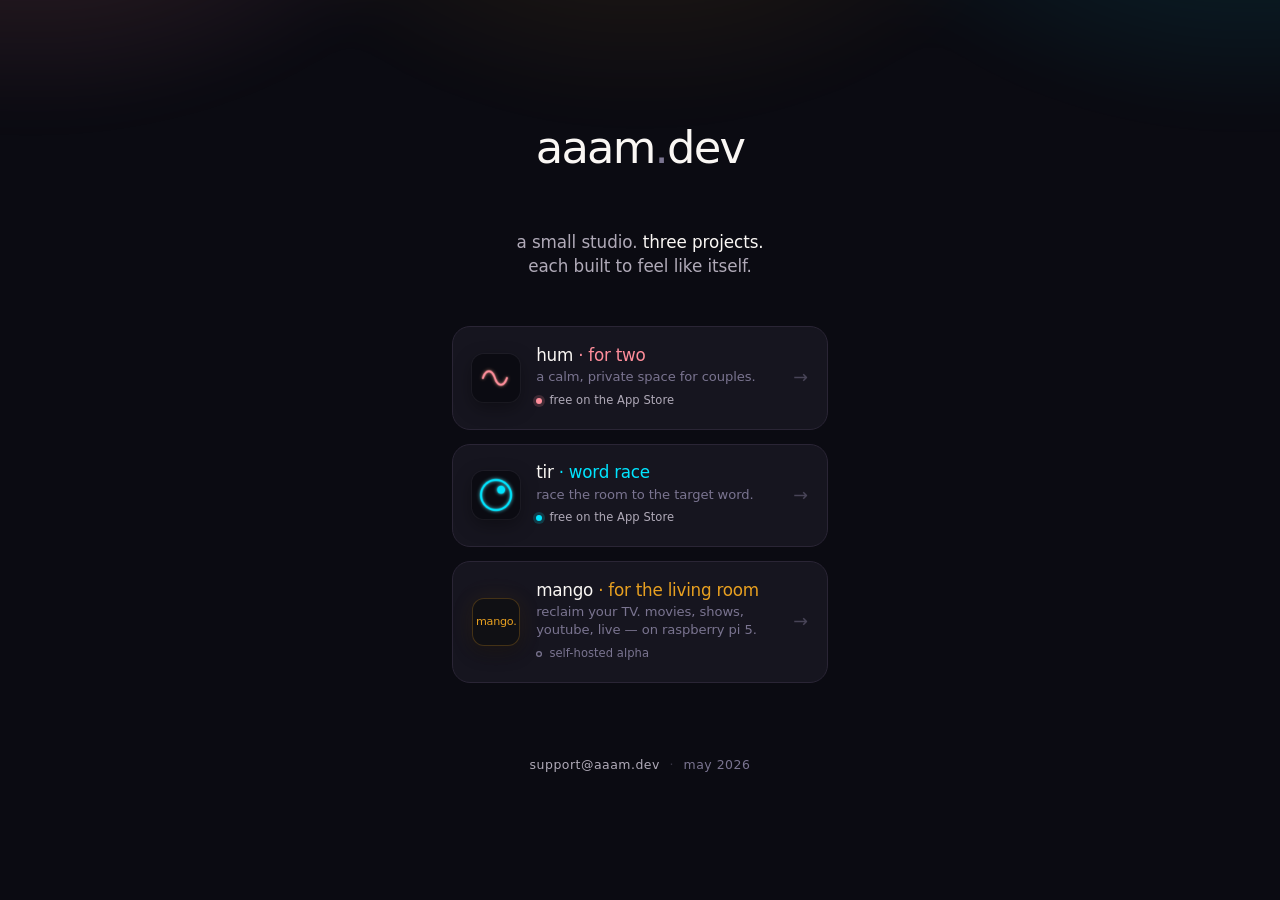
<file: index.html>
<!DOCTYPE html>
<html lang="en">
  <head>
    <meta charset="utf-8" />
    <meta name="viewport" content="width=device-width, initial-scale=1, viewport-fit=cover" />
    <meta name="theme-color" content="#0B0B12" />
    <meta name="color-scheme" content="dark" />
    <title>aaam.dev — small, considered software</title>
    <meta name="description" content="aaam.dev is a small studio making hum, a calm space for couples; tir, a word race for the room; and mango, one living-room surface you own." />

    <!-- Open Graph -->
    <meta property="og:type" content="website" />
    <meta property="og:site_name" content="aaam.dev" />
    <meta property="og:title" content="aaam.dev — small, considered software" />
    <meta property="og:description" content="three projects. one studio. hum, tir, and mango." />
    <meta property="og:url" content="https://aaam.dev/" />
    <meta property="og:image" content="https://aaam.dev/hum/images/og-cover.png" />
    <meta property="og:image:width" content="1200" />
    <meta property="og:image:height" content="630" />

    <meta name="twitter:card" content="summary_large_image" />
    <meta name="twitter:title" content="aaam.dev — small, considered software" />
    <meta name="twitter:description" content="three projects. one studio." />
    <meta name="twitter:image" content="https://aaam.dev/hum/images/og-cover.png" />

    <link rel="canonical" href="https://aaam.dev/" />
    <link rel="icon" type="image/png" sizes="32x32" href="/hum/images/favicon-32.png" />
    <link rel="apple-touch-icon" href="/hum/images/icon-180.png" />

    <!-- Structured data: studio Organization + WebSite + the three projects as an
         ItemList. Entities are linked by @id so search + AI engines resolve
         "aaam.dev makes hum, tir, and mango" as one knowledge graph. -->
    <script type="application/ld+json">
    {
      "@context": "https://schema.org",
      "@graph": [
        {
          "@type": "Organization",
          "@id": "https://aaam.dev/#org",
          "name": "aaam.dev",
          "url": "https://aaam.dev/",
          "email": "support@aaam.dev",
          "description": "A small independent studio making quiet, considered software.",
          "foundingDate": "2026-05",
          "logo": "https://aaam.dev/hum/images/icon-1024.png"
        },
        {
          "@type": "WebSite",
          "@id": "https://aaam.dev/#website",
          "url": "https://aaam.dev/",
          "name": "aaam.dev",
          "description": "Three projects, one studio. hum, a calm space for couples. tir, a word race for the room. mango, one living-room surface you own.",
          "publisher": { "@id": "https://aaam.dev/#org" },
          "inLanguage": "en"
        },
        {
          "@type": "ItemList",
          "@id": "https://aaam.dev/#apps",
          "name": "Projects by aaam.dev",
          "itemListOrder": "https://schema.org/ItemListUnordered",
          "numberOfItems": 3,
          "itemListElement": [
            {
              "@type": "ListItem",
              "position": 1,
              "item": {
                "@type": ["VideoGame", "MobileApplication"],
                "name": "tir",
                "alternateName": "tir · word race",
                "url": "https://aaam.dev/tir/",
                "applicationCategory": "GameApplication",
                "operatingSystem": "iOS, Android",
                "publisher": { "@id": "https://aaam.dev/#org" },
                "offers": { "@type": "Offer", "price": "0", "priceCurrency": "USD" }
              }
            },
            {
              "@type": "ListItem",
              "position": 2,
              "item": {
                "@type": "MobileApplication",
                "name": "hum",
                "alternateName": "hum · for two",
                "url": "https://aaam.dev/hum/",
                "applicationCategory": "LifestyleApplication",
                "operatingSystem": "iOS, Android",
                "publisher": { "@id": "https://aaam.dev/#org" },
                "offers": { "@type": "Offer", "price": "0", "priceCurrency": "USD" }
              }
            },
            {
              "@type": "ListItem",
              "position": 3,
              "item": {
                "@type": "SoftwareApplication",
                "name": "mango",
                "alternateName": "mango · TV on your terms",
                "url": "https://aaam.dev/mango/",
                "applicationCategory": "MultimediaApplication",
                "operatingSystem": "Raspberry Pi OS",
                "publisher": { "@id": "https://aaam.dev/#org" }
              }
            }
          ]
        }
      ]
    }
    </script>

    <style>
      :root {
        --bg: #0b0b12;
        --surface: #13131c;
        --card: #16151f;
        --card-hover: #1a1924;
        --border: #2a2535;
        --border-soft: rgba(42, 37, 53, 0.55);

        --text: #faf7f4;
        --muted: #b0aab8;
        --dim: #7a7490;

        --hum: #ff8e9b;
        --hum-warm: #ffb392;
        --tir: #00e5ff;
        --mango: #e8a020;

        --radius-sm: 12px;
        --radius-md: 18px;
        --radius-lg: 24px;
      }

      * { margin: 0; padding: 0; box-sizing: border-box; }

      html {
        font-size: 16px;
        -webkit-text-size-adjust: 100%;
      }

      body {
        font-family:
          -apple-system, BlinkMacSystemFont, 'SF Pro Text', 'Segoe UI',
          Roboto, 'Helvetica Neue', system-ui, sans-serif;
        font-feature-settings: 'ss01', 'cv11', 'tnum';
        font-weight: 300;
        line-height: 1.55;
        letter-spacing: -0.005em;
        background: var(--bg);
        color: var(--text);
        min-height: 100dvh;
        display: flex;
        flex-direction: column;
        overflow-x: hidden;
        -webkit-font-smoothing: antialiased;
        -moz-osx-font-smoothing: grayscale;
        text-rendering: optimizeLegibility;
      }

      /* One restrained halo per project. Static: the shared canvas creates the
         family; hue gives each project its own identity. */
      .halo {
        position: fixed;
        inset: -20% -20% auto -20%;
        height: 95vh;
        pointer-events: none;
        z-index: 0;
        background:
          radial-gradient(38% 55% at 16% 0%, rgba(255, 142, 155, 0.20) 0%, transparent 65%),
          radial-gradient(34% 52% at 50% 0%, rgba(232, 160, 32, 0.14) 0%, transparent 68%),
          radial-gradient(38% 55% at 84% 0%, rgba(0, 229, 255, 0.15) 0%, transparent 65%);
        filter: blur(18px);
      }

      main {
        position: relative;
        z-index: 1;
        flex: 1;
        display: flex;
        flex-direction: column;
        align-items: center;
        justify-content: center;
        gap: clamp(2rem, 5vw, 3rem);
        padding: clamp(2.5rem, 8vw, 5rem) clamp(1.25rem, 5vw, 2rem);
        width: 100%;
        max-width: 440px;
        margin: 0 auto;
        text-align: center;
      }

      .brand-wordmark {
        font-size: clamp(2.2rem, 1.8rem + 2vw, 2.8rem);
        font-weight: 200;
        letter-spacing: -0.04em;
        line-height: 1;
        color: var(--text);
        text-wrap: balance;
      }

      .brand-wordmark .dot {
        color: var(--dim);
        font-weight: 200;
      }

      .tagline {
        margin-top: 0.7rem;
        font-size: clamp(0.95rem, 0.9rem + 0.3vw, 1.05rem);
        font-weight: 300;
        color: var(--muted);
        line-height: 1.45;
        max-width: 28ch;
        margin-inline: auto;
        text-wrap: balance;
      }

      .tagline em {
        font-style: normal;
        color: var(--text);
      }

      .apps {
        display: flex;
        flex-direction: column;
        gap: 0.85rem;
        width: 100%;
      }

      .app-card {
        position: relative;
        display: flex;
        align-items: center;
        gap: 1rem;
        padding: 1.1rem 1.2rem;
        min-height: 76px;
        background: var(--card);
        border: 1px solid var(--border);
        border-radius: var(--radius-md);
        text-decoration: none;
        color: var(--text);
        transition: border-color 0.2s ease, transform 0.15s ease, background 0.2s ease;
        text-align: left;
        overflow: hidden;
        isolation: isolate;
      }

      /* Soft per-app accent glow that fades in on hover; not visible at rest. */
      .app-card::before {
        content: '';
        position: absolute;
        inset: 0;
        border-radius: inherit;
        background: radial-gradient(
          120% 80% at 0% 50%,
          var(--accent-glow, transparent) 0%,
          transparent 60%
        );
        opacity: 0;
        transition: opacity 0.2s ease;
        z-index: -1;
        pointer-events: none;
      }

      .app-card:hover::before,
      .app-card:focus-visible::before {
        opacity: 1;
      }

      .app-card:hover,
      .app-card:focus-visible {
        border-color: var(--accent, var(--hum));
        background: var(--card-hover);
        transform: translateY(-1px);
      }

      .app-card:focus-visible {
        outline: 2px solid var(--accent, var(--hum));
        outline-offset: 3px;
      }

      .app-card--hum { --accent: var(--hum); --accent-glow: rgba(255, 142, 155, 0.10); }
      .app-card--tir { --accent: var(--tir); --accent-glow: rgba(0, 229, 255, 0.08); }
      .app-card--mango { --accent: var(--mango); --accent-glow: rgba(232, 160, 32, 0.09); }

      .app-icon {
        width: 48px;
        height: 48px;
        border-radius: 12px;
        flex-shrink: 0;
        display: block;
        object-fit: cover;
        box-shadow:
          0 0 0 1px rgba(255, 255, 255, 0.04),
          0 6px 18px rgba(0, 0, 0, 0.35);
      }

      .app-wordmark {
        width: 48px;
        height: 48px;
        border: 1px solid rgba(232, 160, 32, 0.24);
        border-radius: 12px;
        flex-shrink: 0;
        display: grid;
        place-items: center;
        background: #101014;
        color: var(--mango);
        font-size: 0.7rem;
        font-weight: 500;
        letter-spacing: -0.025em;
        box-shadow:
          0 0 24px rgba(232, 160, 32, 0.09),
          0 6px 18px rgba(0, 0, 0, 0.35);
      }

      .app-info {
        flex: 1;
        min-width: 0;
      }

      .app-name {
        font-size: 1.05rem;
        font-weight: 400;
        letter-spacing: -0.015em;
        line-height: 1.2;
        color: var(--text);
      }

      .app-name .accent {
        color: var(--accent, var(--hum));
        font-weight: 300;
      }

      .app-desc {
        font-size: 0.82rem;
        font-weight: 300;
        color: var(--dim);
        margin-top: 0.2rem;
        line-height: 1.4;
        text-wrap: pretty;
      }

      .app-chevron {
        flex-shrink: 0;
        color: var(--dim);
        font-size: 1.1rem;
        line-height: 1;
        opacity: 0.5;
        transition: transform 0.2s ease, color 0.2s ease, opacity 0.2s ease;
      }

      .app-card:hover .app-chevron,
      .app-card:focus-visible .app-chevron {
        transform: translateX(2px);
        color: var(--accent, var(--hum));
        opacity: 1;
      }

      .meta-line {
        margin-top: 1.5rem;
        display: flex;
        align-items: center;
        justify-content: center;
        gap: 0.6rem;
        font-size: 0.78rem;
        color: var(--dim);
        letter-spacing: 0.04em;
      }

      .meta-line .sep {
        opacity: 0.4;
      }

      .meta-line a {
        color: var(--muted);
        text-decoration: none;
        transition: color 0.15s ease;
      }

      .meta-line a:hover,
      .meta-line a:focus-visible {
        color: var(--text);
      }

      .meta-line a:focus-visible {
        outline: 2px solid var(--muted);
        outline-offset: 3px;
        border-radius: 2px;
      }

      .app-status {
        display: inline-flex;
        align-items: center;
        gap: 0.45rem;
        margin-top: 0.4rem;
        font-size: 0.72rem;
        font-weight: 300;
        color: var(--muted);
        letter-spacing: 0.005em;
        line-height: 1;
        white-space: nowrap;
      }

      .app-status-dot {
        flex-shrink: 0;
        width: 6px;
        height: 6px;
        border-radius: 50%;
        background: var(--accent, var(--hum));
      }

      .app-status--live .app-status-dot {
        box-shadow: 0 0 0 3px color-mix(in srgb, var(--accent, var(--hum)) 18%, transparent);
      }

      .app-status--soon {
        color: var(--dim);
      }

      .app-status--soon .app-status-dot {
        background: transparent;
        box-shadow: inset 0 0 0 1.25px var(--dim);
      }

      /* Entrance — one shot, staggered. No idle loops. */
      @media (prefers-reduced-motion: no-preference) {
        .brand-wordmark { animation: rise 0.7s cubic-bezier(.2,.7,.2,1) both; }
        .tagline        { animation: rise 0.7s cubic-bezier(.2,.7,.2,1) 0.08s both; }
        .app-card:nth-child(1) { animation: rise 0.7s cubic-bezier(.2,.7,.2,1) 0.18s both; }
        .app-card:nth-child(2) { animation: rise 0.7s cubic-bezier(.2,.7,.2,1) 0.26s both; }
        .app-card:nth-child(3) { animation: rise 0.7s cubic-bezier(.2,.7,.2,1) 0.34s both; }
        .meta-line     { animation: rise 0.7s cubic-bezier(.2,.7,.2,1) 0.46s both; }
      }

      @keyframes rise {
        from { opacity: 0; transform: translateY(6px); }
        to   { opacity: 1; transform: translateY(0); }
      }

      /* Mobile polish — tighter card padding + main inset. */
      @media (max-width: 480px) {
        main {
          padding: 2rem 1.1rem;
          gap: 1.6rem;
        }
        .app-card {
          padding: 0.95rem 1rem;
          gap: 0.85rem;
        }
        .app-icon {
          width: 44px;
          height: 44px;
        }
        .app-wordmark {
          width: 44px;
          height: 44px;
          font-size: 0.66rem;
        }
      }

      @media (prefers-reduced-motion: reduce) {
        *, *::before, *::after {
          animation-duration: 0.01ms !important;
          animation-iteration-count: 1 !important;
          transition-duration: 0.01ms !important;
        }
      }
    </style>
  </head>
  <body>
    <div class="halo" aria-hidden="true"></div>

    <main>
      <h1 class="brand-wordmark">aaam<span class="dot">.</span>dev</h1>
      <p class="tagline">a small studio. <em>three projects.</em> each built to feel like itself.</p>

      <nav class="apps" aria-label="our projects">
        <a href="/hum/" class="app-card app-card--hum">
          <img class="app-icon" src="/hum/images/icon-1024.png" alt="" width="48" height="48" loading="eager" decoding="async" />
          <div class="app-info">
            <div class="app-name">hum <span class="accent">· for two</span></div>
            <div class="app-desc">a calm, private space for couples.</div>
            <div class="app-status app-status--live"><span class="app-status-dot" aria-hidden="true"></span>free on the App Store</div>
          </div>
          <span class="app-chevron" aria-hidden="true">→</span>
        </a>
        <a href="/tir/" class="app-card app-card--tir">
          <img class="app-icon" src="/tir/images/icon-1024.png" alt="" width="48" height="48" loading="eager" decoding="async" />
          <div class="app-info">
            <div class="app-name">tir <span class="accent">· word race</span></div>
            <div class="app-desc">race the room to the target word.</div>
            <div class="app-status app-status--live"><span class="app-status-dot" aria-hidden="true"></span>free on the App Store</div>
          </div>
          <span class="app-chevron" aria-hidden="true">→</span>
        </a>
        <a href="/mango/" class="app-card app-card--mango">
          <span class="app-wordmark" aria-hidden="true">mango.</span>
          <div class="app-info">
            <div class="app-name">mango <span class="accent">· for the living room</span></div>
            <div class="app-desc">reclaim your TV. movies, shows, youtube, live — on raspberry pi 5.</div>
            <div class="app-status app-status--soon"><span class="app-status-dot" aria-hidden="true"></span>self-hosted alpha</div>
          </div>
          <span class="app-chevron" aria-hidden="true">→</span>
        </a>
      </nav>

      <p class="meta-line">
        <a href="mailto:support@aaam.dev">support@aaam.dev</a>
        <span class="sep" aria-hidden="true">·</span>
        <span>may 2026</span>
      </p>
    </main>
  </body>
</html>
</file>
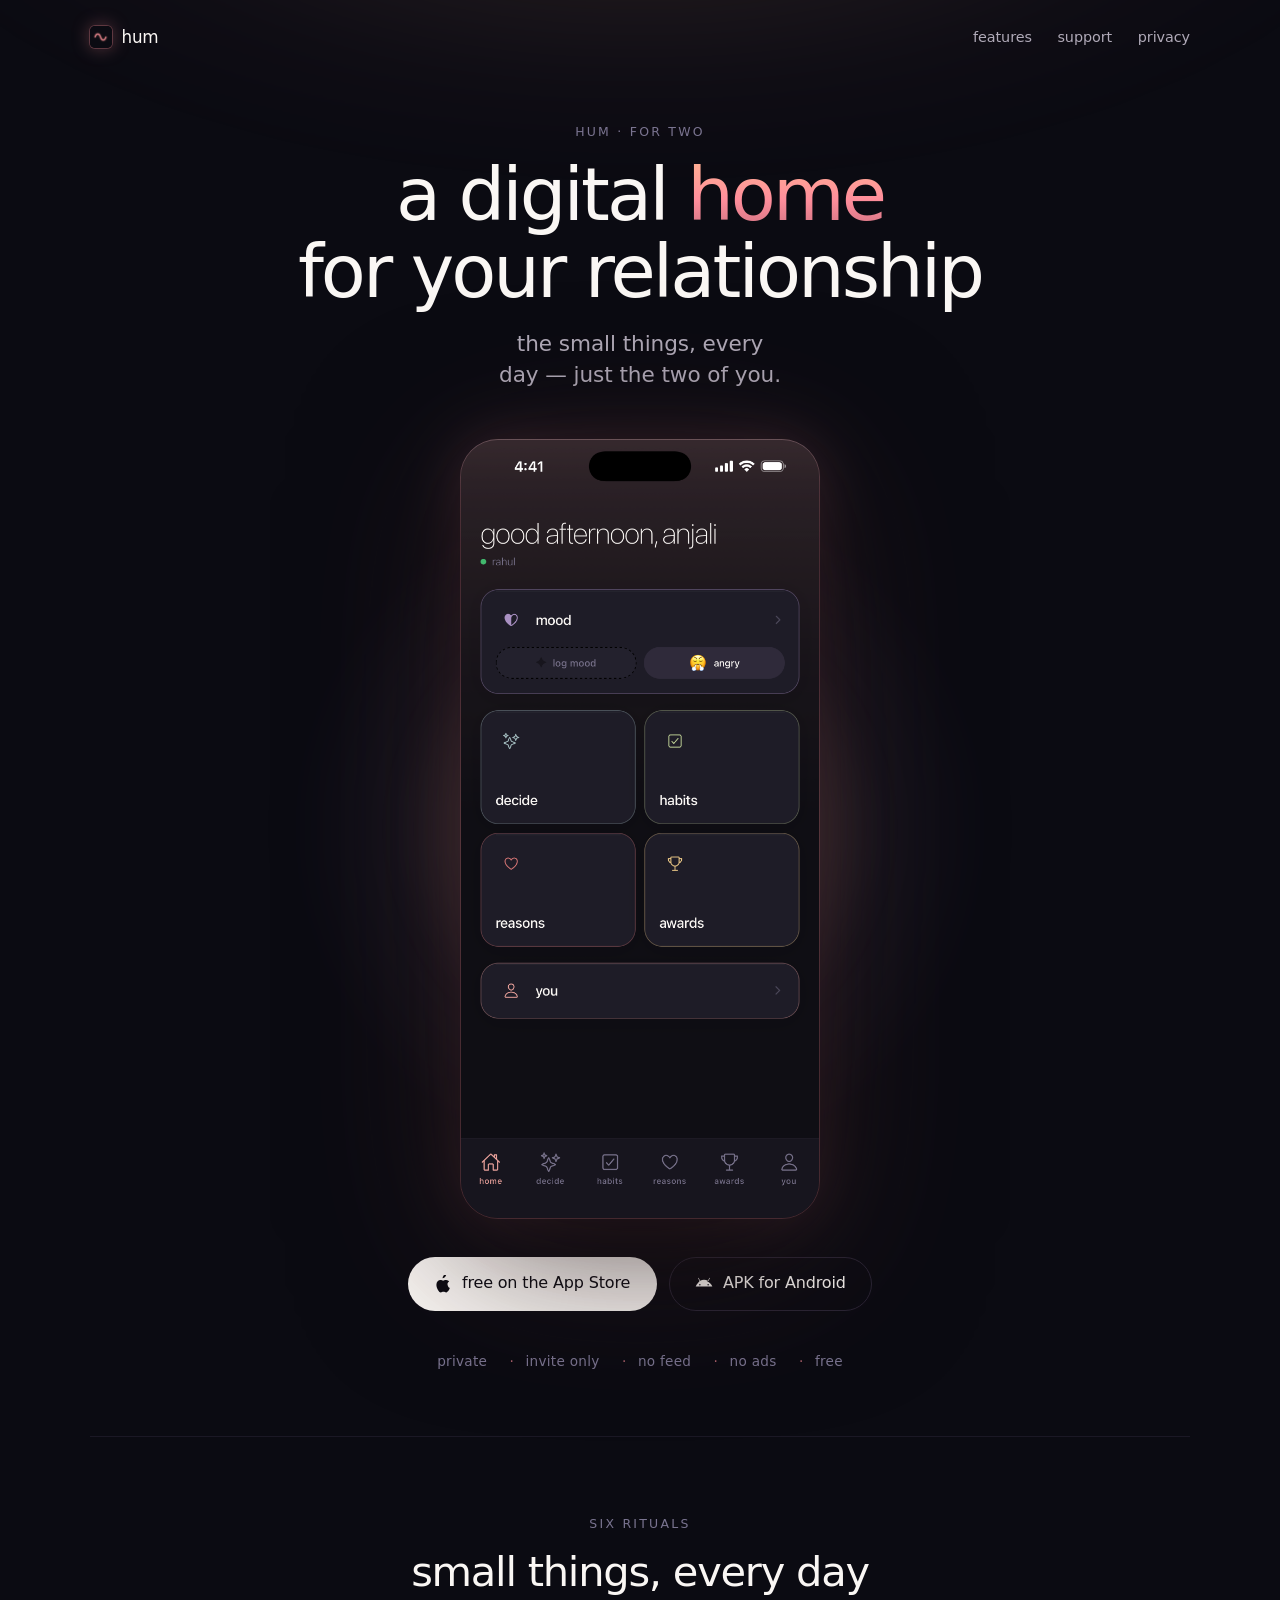
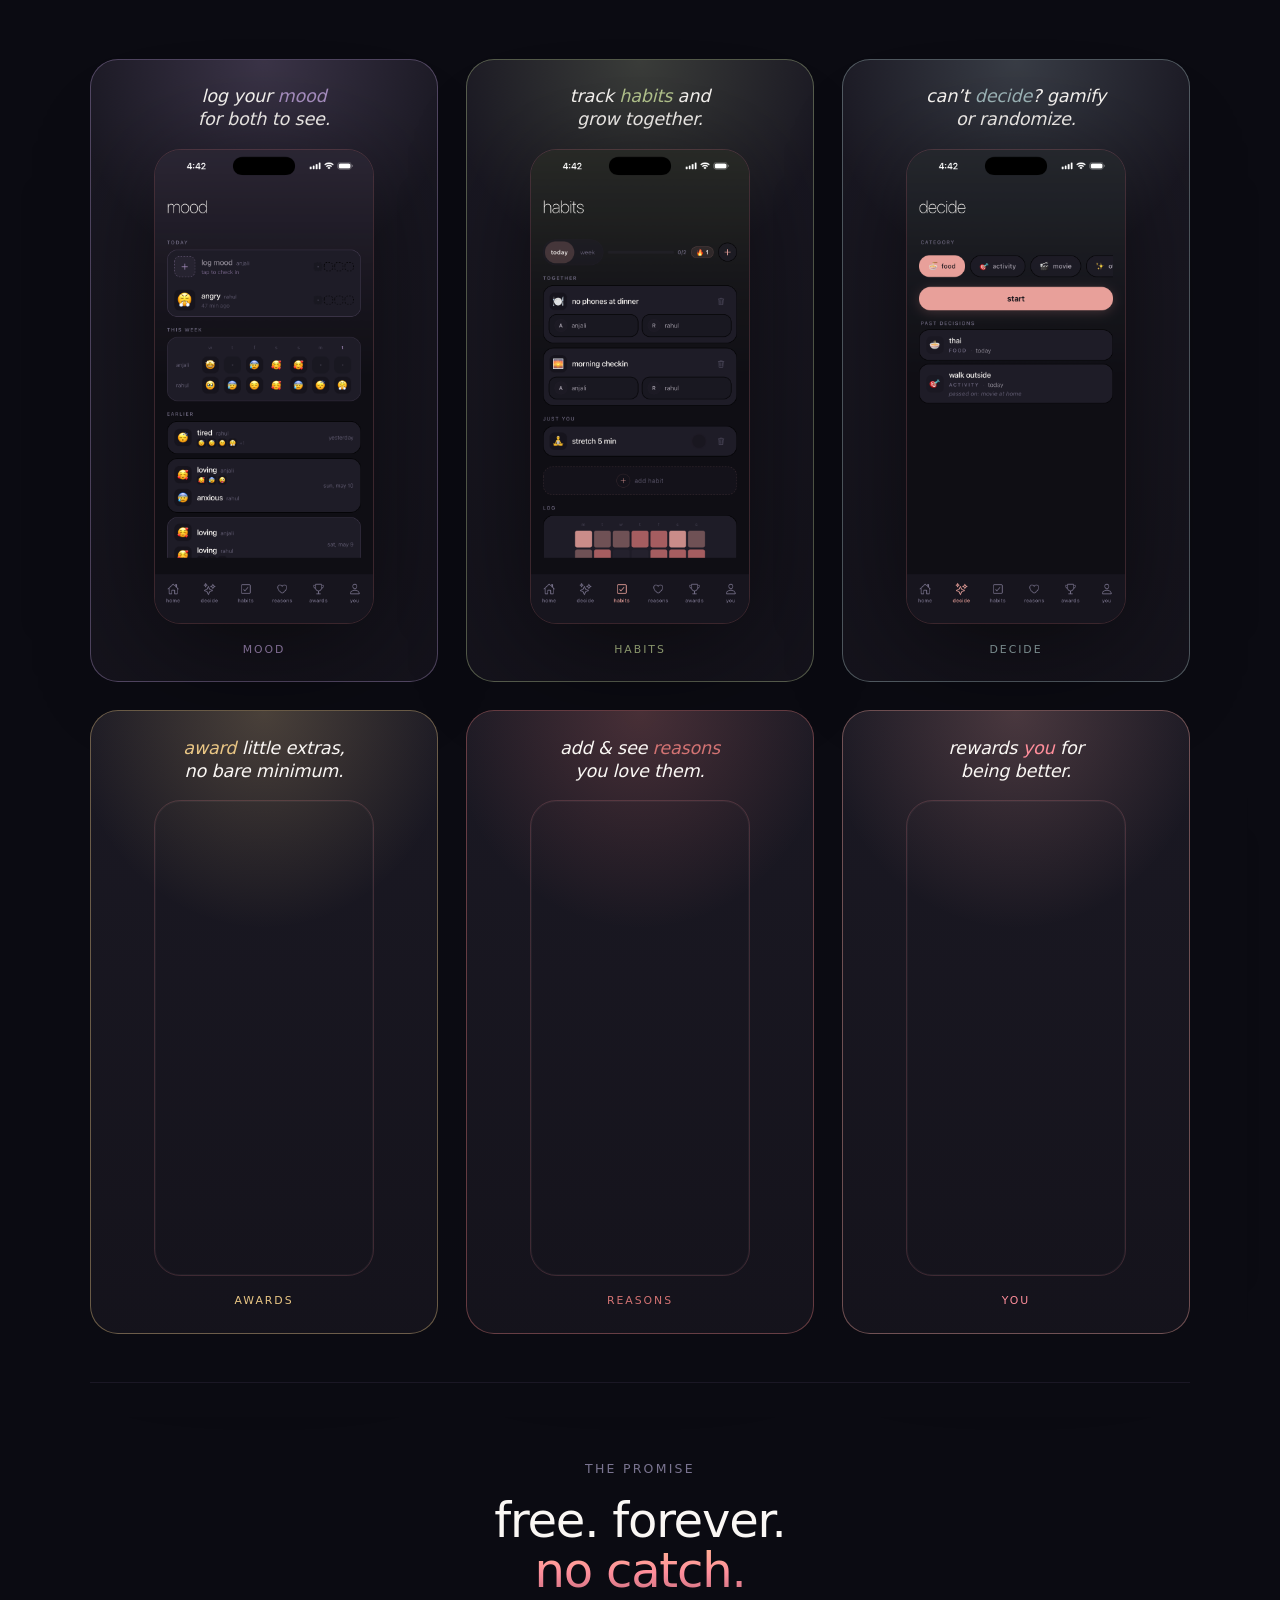
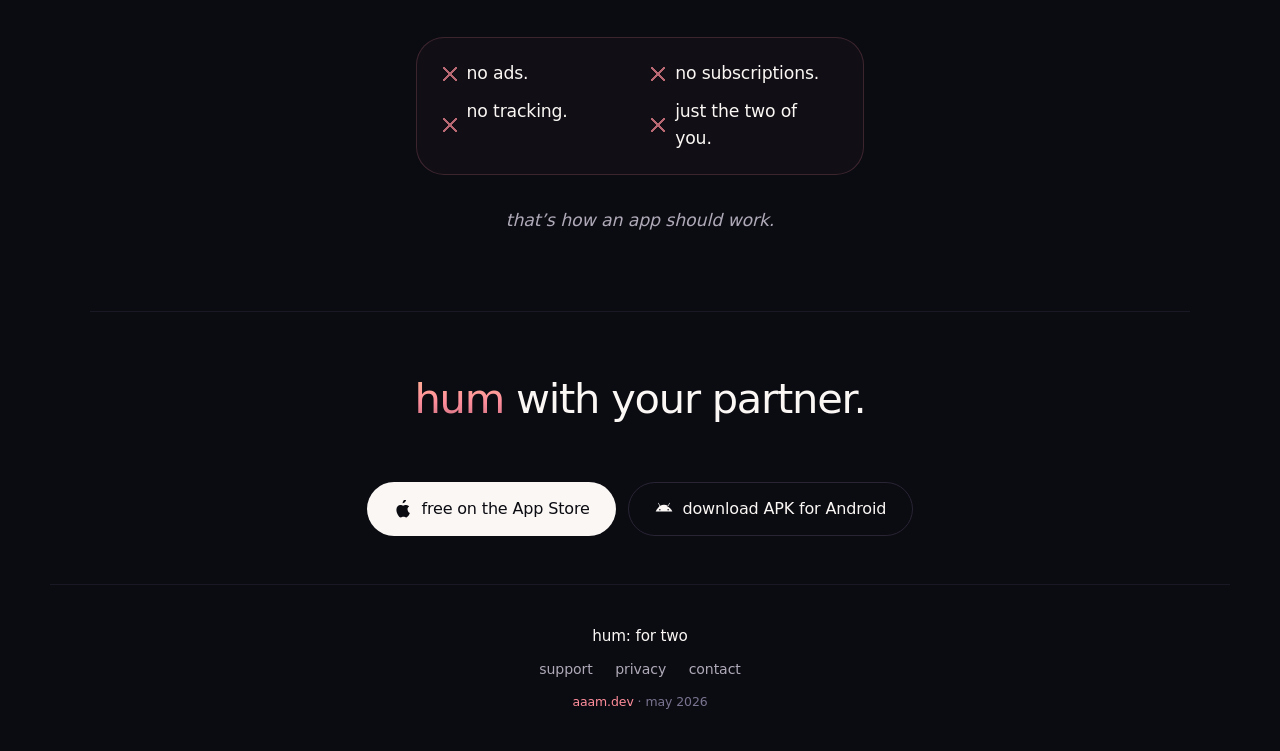
<file: hum/index.html>
<!doctype html>
<html lang="en">
  <head>
    <meta charset="utf-8" />
    <meta name="viewport" content="width=device-width, initial-scale=1, viewport-fit=cover" />
    <meta name="theme-color" content="#0B0B12" />
    <meta name="color-scheme" content="dark" />
    <!-- iOS Safari Smart App Banner — one-tap install prompt for visitors on iPhone -->
    <meta name="apple-itunes-app" content="app-id=6768805132" />
    <title>hum &middot; a digital home for your relationship</title>
    <meta
      name="description"
      content="hum is a calm, invite-only home for two. log mood, track habits, decide together, award little extras, and trade reasons you love them. no feed, no ads, no subscriptions, no tracking."
    />

    <!-- Open Graph (WhatsApp / Instagram / iMessage / Facebook) -->
    <meta property="og:type" content="website" />
    <meta property="og:site_name" content="hum &middot; for two" />
    <meta property="og:title" content="hum · a digital home for your relationship" />
    <meta
      property="og:description"
      content="log mood, track habits, decide together, award little extras, trade reasons you love them. just the two of you, across platforms."
    />
    <meta property="og:url" content="https://aaam.dev/hum/" />
    <meta property="og:image" content="https://aaam.dev/hum/images/og-cover.png" />
    <meta property="og:image:width" content="1200" />
    <meta property="og:image:height" content="630" />
    <meta property="og:image:type" content="image/png" />
    <meta property="og:image:alt" content="hum app — a digital home for your relationship, on iPhone" />

    <!-- Twitter / X -->
    <meta name="twitter:card" content="summary_large_image" />
    <meta name="twitter:title" content="hum · a digital home for your relationship" />
    <meta
      name="twitter:description"
      content="log mood, track habits, decide together, award little extras, trade reasons you love them — just the two of you."
    />
    <meta name="twitter:image" content="https://aaam.dev/hum/images/og-cover.png" />

    <link rel="canonical" href="https://aaam.dev/hum/" />
    <link rel="icon" type="image/png" sizes="32x32" href="images/favicon-32.png" />
    <link rel="icon" type="image/png" sizes="1024x1024" href="images/icon-1024.png" />
    <link rel="apple-touch-icon" sizes="180x180" href="images/icon-180.png" />
    <link rel="preload" as="image" href="images/marketing/01-home.png" fetchpriority="high" />
    <link rel="stylesheet" href="style.css" />

    <!-- Structured data: hum as a mobile app + breadcrumb, linked to the studio org. -->
    <script type="application/ld+json">
    {
      "@context": "https://schema.org",
      "@graph": [
        {
          "@type": "MobileApplication",
          "@id": "https://aaam.dev/hum/#app",
          "name": "hum",
          "alternateName": "hum · for two",
          "url": "https://aaam.dev/hum/",
          "description": "hum is a calm, invite-only home for two. Log mood, track habits, decide together, award little extras, and trade reasons you love them. No feed, no ads, no subscriptions, no tracking.",
          "applicationCategory": "LifestyleApplication",
          "operatingSystem": "iOS, Android",
          "image": "https://aaam.dev/hum/images/og-cover.png",
          "screenshot": [
            "https://aaam.dev/hum/images/marketing/01-home.png",
            "https://aaam.dev/hum/images/marketing/02-mood.png",
            "https://aaam.dev/hum/images/marketing/03-habits.png"
          ],
          "downloadUrl": "https://apps.apple.com/us/app/hum-for-two/id6768805132",
          "installUrl": "https://apps.apple.com/us/app/hum-for-two/id6768805132",
          "publisher": { "@id": "https://aaam.dev/#org" },
          "offers": { "@type": "Offer", "price": "0", "priceCurrency": "USD" }
        },
        {
          "@type": "Organization",
          "@id": "https://aaam.dev/#org",
          "name": "aaam.dev",
          "url": "https://aaam.dev/",
          "email": "support@aaam.dev"
        },
        {
          "@type": "BreadcrumbList",
          "itemListElement": [
            { "@type": "ListItem", "position": 1, "name": "aaam.dev", "item": "https://aaam.dev/" },
            { "@type": "ListItem", "position": 2, "name": "hum", "item": "https://aaam.dev/hum/" }
          ]
        }
      ]
    }
    </script>
  </head>

  <body>
    <div class="halo" aria-hidden="true"></div>

    <header class="topbar">
      <a href="#top" class="brand" aria-label="hum home">
        <img class="brand-mark" src="images/icon-180.png" alt="" width="22" height="22" decoding="async" />
        <span class="brand-name">hum</span>
      </a>
      <nav class="topnav" aria-label="primary">
        <a href="#features">features</a>
        <a href="support.html">support</a>
        <a href="privacy.html">privacy</a>
      </nav>
    </header>

    <main id="top">
      <!-- HERO -->
      <section class="hero">
        <p class="eyebrow">hum &middot; for two</p>
        <h1>
          a digital <span class="hero-accent">home</span><br />
          for your relationship
        </h1>
        <p class="hero-sub">the small things, every day &mdash; just the two of you.</p>

        <div class="hero-stage">
          <div class="phone phone--hero">
            <img
              src="images/marketing/01-home.png"
              alt="hum home screen"
              width="1320"
              height="2868"
              loading="eager"
              fetchpriority="high"
              decoding="async"
            />
          </div>
        </div>

        <div class="cta-group">
          <a href="https://apps.apple.com/us/app/hum-for-two/id6768805132" class="cta-button" aria-label="Download hum on the App Store">
            <svg class="cta-apple" width="18" height="18" viewBox="0 0 384 512" fill="currentColor" aria-hidden="true"><path d="M318.7 268.7c-.2-36.7 16.4-64.4 50-84.8-18.8-26.9-47.2-41.7-84.7-44.6-35.5-2.8-74.3 20.7-88.5 20.7-15 0-49.4-19.7-76.4-19.7C63.3 141.2 4 184 4 276.8c0 27.3 4.9 55.6 14.7 84.9 13.1 39.1 60.3 134.9 109.4 133.2 25.7-.6 43.8-18.3 77.3-18.3 32.4 0 49.2 18.3 77.3 17.7 48.3-.8 90.8-83.8 103.6-123 .2-.7.4-1.3.6-2-61.8-26.1-64.2-92.8-64.2-100.6zM256 50.9c29-33.8 26.6-65 25.8-76.3-25.8 1.5-55.6 17.3-72.8 37.3-18.8 21.7-29.8 48.5-27.5 77.3 28.6 2.2 55.9-13.3 74.5-38.3z"/></svg>
            free on the App Store
          </a>
          <a href="https://expo.dev/accounts/4m4n5/projects/hum/builds/34d21084-b81f-4886-a4ad-8422b2ef3f9f" class="cta-button cta-button--secondary" aria-label="Download hum APK for Android">
            <svg class="cta-apple" width="18" height="18" viewBox="0 0 576 512" fill="currentColor" aria-hidden="true"><path d="M420.55 301.93a24 24 0 1 1 24-24 24 24 0 0 1-24 24m-265.1 0a24 24 0 1 1 24-24 24 24 0 0 1-24 24m273.7-144.48 47.94-83a10 10 0 1 0-17.27-10l-48.54 84.07a306 306 0 0 0-123.28-25.56 306 306 0 0 0-123.28 25.56l-48.54-84.07a10 10 0 1 0-17.27 10l47.94 83C127.34 195.07 50.12 258.7 22.45 337.47h533.09c-27.67-78.77-104.89-142.4-176.39-180.02"/></svg>
            APK for Android
          </a>
        </div>

        <ul class="trust-row" aria-label="what hum is">
          <li>private</li>
          <li>invite only</li>
          <li>no feed</li>
          <li>no ads</li>
          <li>free</li>
        </ul>
      </section>

      <!-- FEATURES -->
      <section id="features" class="features">
        <p class="eyebrow eyebrow-center">six rituals</p>
        <h2>small things, every day</h2>

        <div class="feature-rail" role="list">
          <article class="feature feature--mood" role="listitem">
            <h3>log your <span class="feature-accent">mood</span> for both to see.</h3>
            <div class="phone">
              <img
                src="images/marketing/02-mood.png"
                alt="mood — log your mood for both to see"
                width="1320"
                height="2868"
                loading="lazy"
                decoding="async"
              />
            </div>
            <span class="feature-tag">mood</span>
          </article>

          <article class="feature feature--habits" role="listitem">
            <h3>track <span class="feature-accent">habits</span> and grow together.</h3>
            <div class="phone">
              <img
                src="images/marketing/03-habits.png"
                alt="habits — track habits and grow together"
                width="1320"
                height="2868"
                loading="lazy"
                decoding="async"
              />
            </div>
            <span class="feature-tag">habits</span>
          </article>

          <article class="feature feature--decide" role="listitem">
            <h3>can&rsquo;t <span class="feature-accent">decide</span>? gamify or randomize.</h3>
            <div class="phone">
              <img
                src="images/marketing/04-decide.png"
                alt="decide — gamify or randomize when you can't decide"
                width="1320"
                height="2868"
                loading="lazy"
                decoding="async"
              />
            </div>
            <span class="feature-tag">decide</span>
          </article>

          <article class="feature feature--awards" role="listitem">
            <h3><span class="feature-accent">award</span> little extras, no bare minimum.</h3>
            <div class="phone">
              <img
                src="images/marketing/05-awards.png"
                alt="awards — award little extras, no bare minimum"
                width="1320"
                height="2868"
                loading="lazy"
                decoding="async"
              />
            </div>
            <span class="feature-tag">awards</span>
          </article>

          <article class="feature feature--reasons" role="listitem">
            <h3>add &amp; see <span class="feature-accent">reasons</span> you love them.</h3>
            <div class="phone">
              <img
                src="images/marketing/06-reasons.png"
                alt="reasons — add and see reasons you love them"
                width="1320"
                height="2868"
                loading="lazy"
                decoding="async"
              />
            </div>
            <span class="feature-tag">reasons</span>
          </article>

          <article class="feature feature--you" role="listitem">
            <h3>rewards <span class="feature-accent">you</span> for being better.</h3>
            <div class="phone">
              <img
                src="images/marketing/07-you.png"
                alt="you — rewards you for being better"
                width="1320"
                height="2868"
                loading="lazy"
                decoding="async"
              />
            </div>
            <span class="feature-tag">you</span>
          </article>
        </div>

        <p class="rail-hint" aria-hidden="true">&rarr; keep going</p>
      </section>

      <!-- PROMISE -->
      <section class="promise">
        <p class="eyebrow eyebrow-center">the promise</p>
        <h2 class="promise-headline">
          free. forever.<br />
          <span class="promise-accent">no catch.</span>
        </h2>
        <ul class="promise-list" aria-label="what hum doesn't do">
          <li>no ads.</li>
          <li>no subscriptions.</li>
          <li>no tracking.</li>
          <li>just the two of you.</li>
        </ul>
        <p class="promise-coda">that&rsquo;s how an app should work.</p>
      </section>

      <!-- FINAL CTA -->
      <section class="final-cta">
        <h2><span class="hero-accent">hum</span> with your partner.</h2>
        <div class="cta-group">
          <a href="https://apps.apple.com/us/app/hum-for-two/id6768805132" class="cta-button cta-button--bottom" aria-label="Download hum on the App Store">
            <svg class="cta-apple" width="18" height="18" viewBox="0 0 384 512" fill="currentColor" aria-hidden="true"><path d="M318.7 268.7c-.2-36.7 16.4-64.4 50-84.8-18.8-26.9-47.2-41.7-84.7-44.6-35.5-2.8-74.3 20.7-88.5 20.7-15 0-49.4-19.7-76.4-19.7C63.3 141.2 4 184 4 276.8c0 27.3 4.9 55.6 14.7 84.9 13.1 39.1 60.3 134.9 109.4 133.2 25.7-.6 43.8-18.3 77.3-18.3 32.4 0 49.2 18.3 77.3 17.7 48.3-.8 90.8-83.8 103.6-123 .2-.7.4-1.3.6-2-61.8-26.1-64.2-92.8-64.2-100.6zM256 50.9c29-33.8 26.6-65 25.8-76.3-25.8 1.5-55.6 17.3-72.8 37.3-18.8 21.7-29.8 48.5-27.5 77.3 28.6 2.2 55.9-13.3 74.5-38.3z"/></svg>
            free on the App Store
          </a>
          <a href="https://expo.dev/accounts/4m4n5/projects/hum/builds/34d21084-b81f-4886-a4ad-8422b2ef3f9f" class="cta-button--secondary cta-button cta-button--bottom" aria-label="Download hum APK for Android">
            <svg class="cta-apple" width="18" height="18" viewBox="0 0 576 512" fill="currentColor" aria-hidden="true"><path d="M420.55 301.93a24 24 0 1 1 24-24 24 24 0 0 1-24 24m-265.1 0a24 24 0 1 1 24-24 24 24 0 0 1-24 24m273.7-144.48 47.94-83a10 10 0 1 0-17.27-10l-48.54 84.07a306 306 0 0 0-123.28-25.56 306 306 0 0 0-123.28 25.56l-48.54-84.07a10 10 0 1 0-17.27 10l47.94 83C127.34 195.07 50.12 258.7 22.45 337.47h533.09c-27.67-78.77-104.89-142.4-176.39-180.02"/></svg>
            download APK for Android
          </a>
        </div>
      </section>
    </main>

    <footer class="site-footer">
      <p class="footer-brand">hum: for two</p>
      <nav aria-label="footer">
        <a href="support.html">support</a>
        <a href="privacy.html">privacy</a>
        <a href="mailto:support@aaam.dev">contact</a>
      </nav>
      <p class="footer-meta"><a href="/">aaam.dev</a> &middot; may 2026</p>
    </footer>
  </body>
</html>
</file>
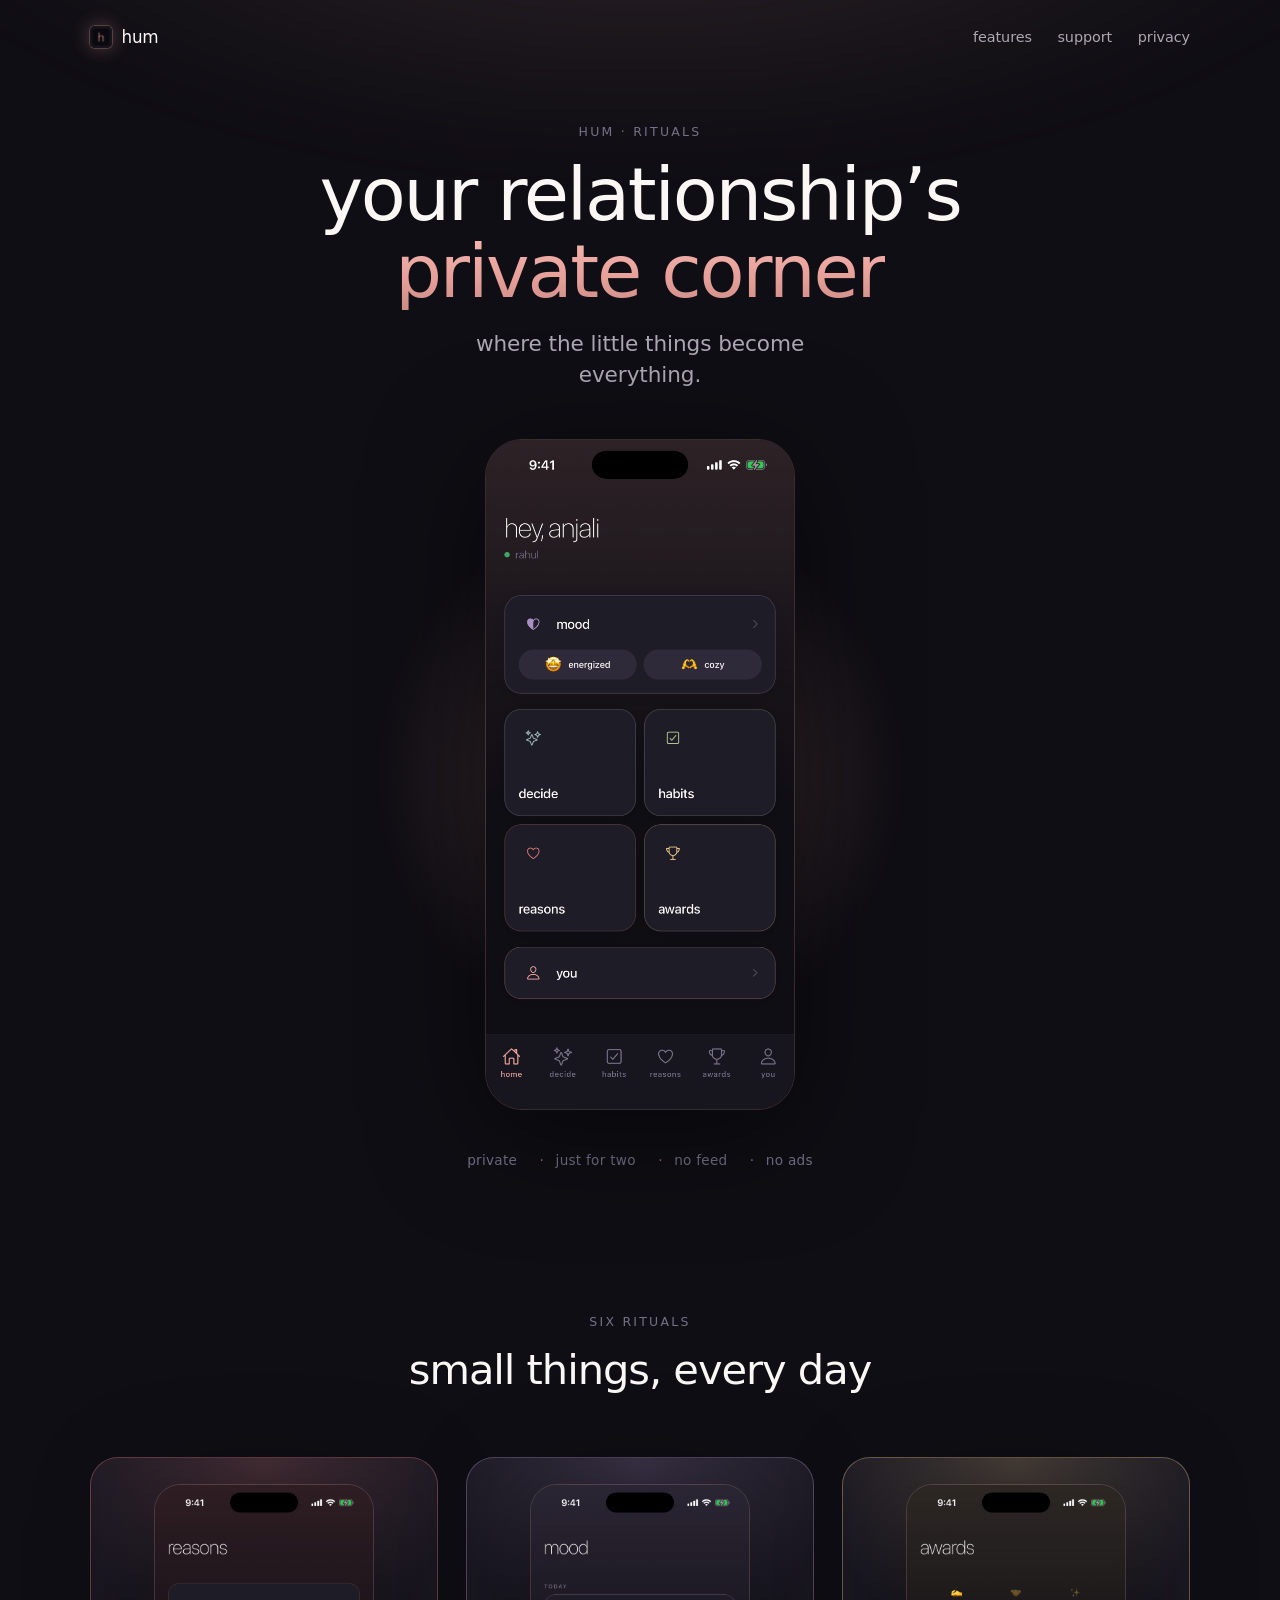
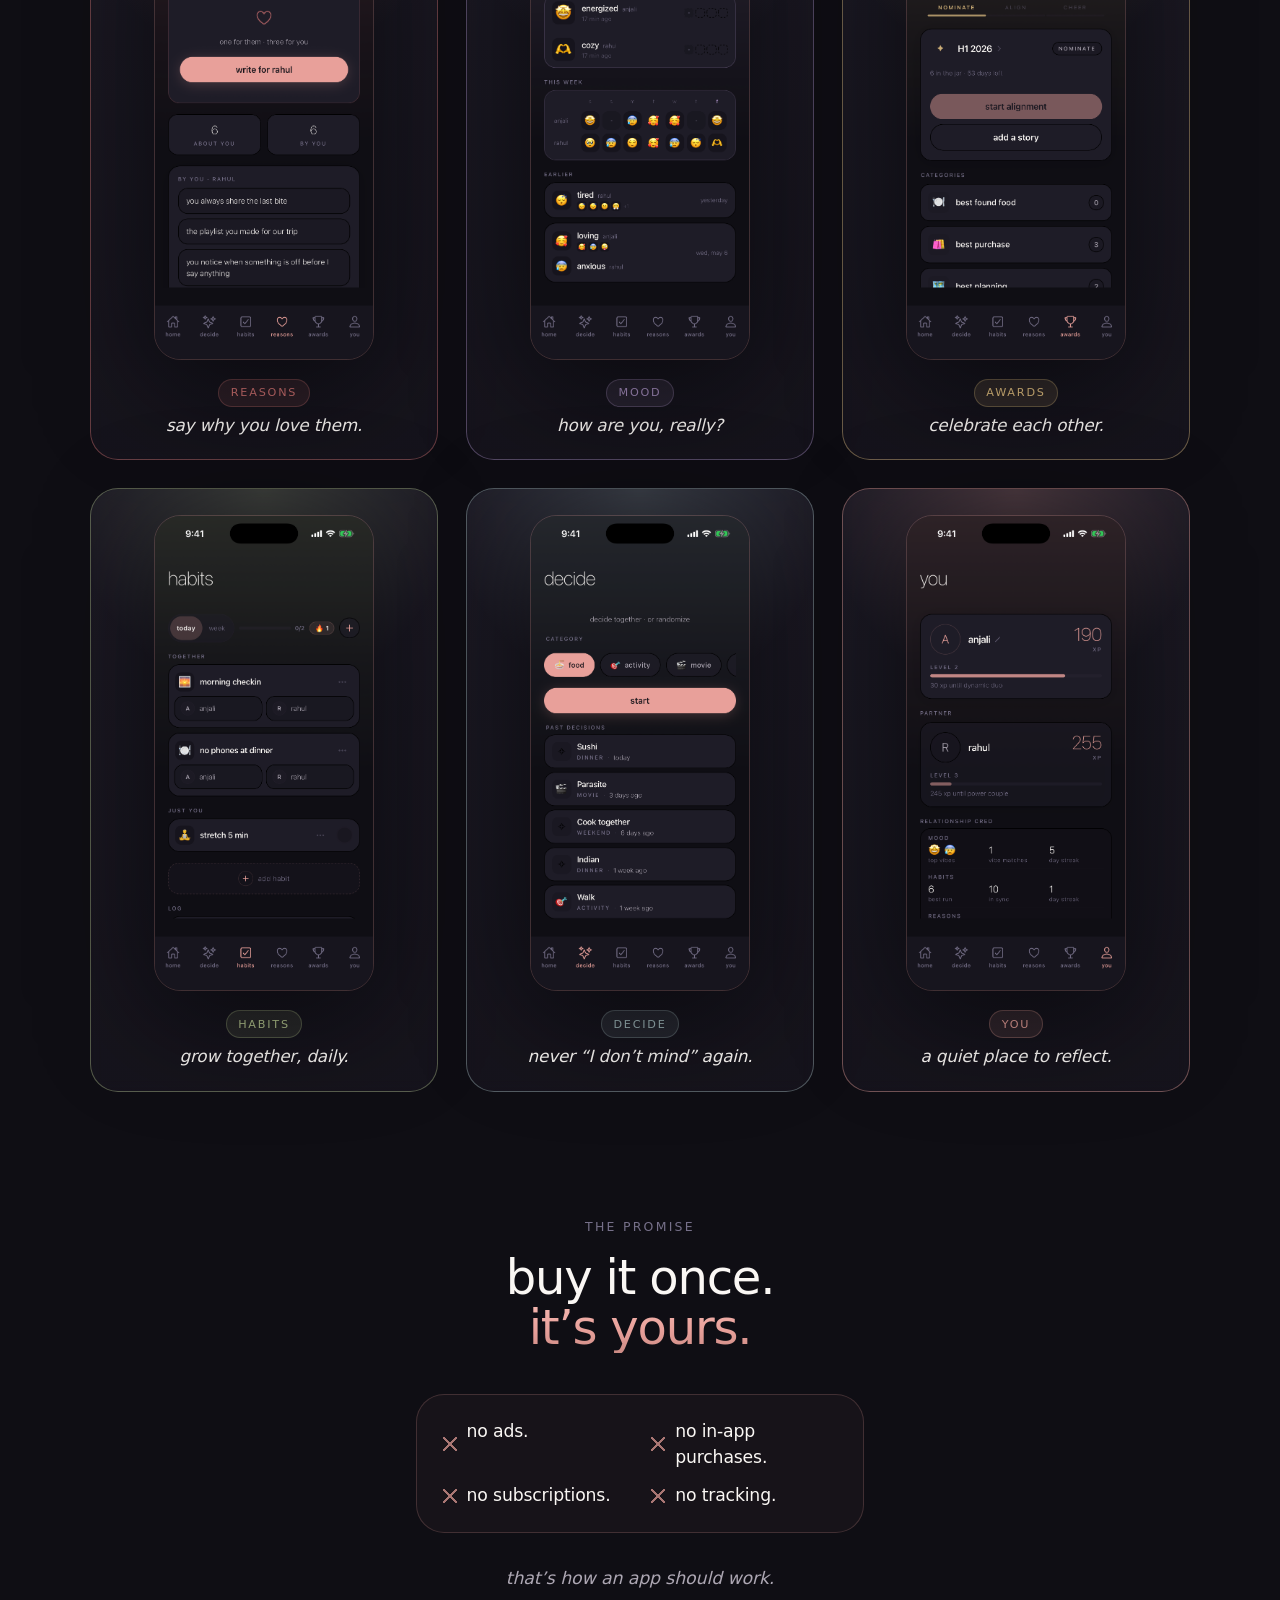
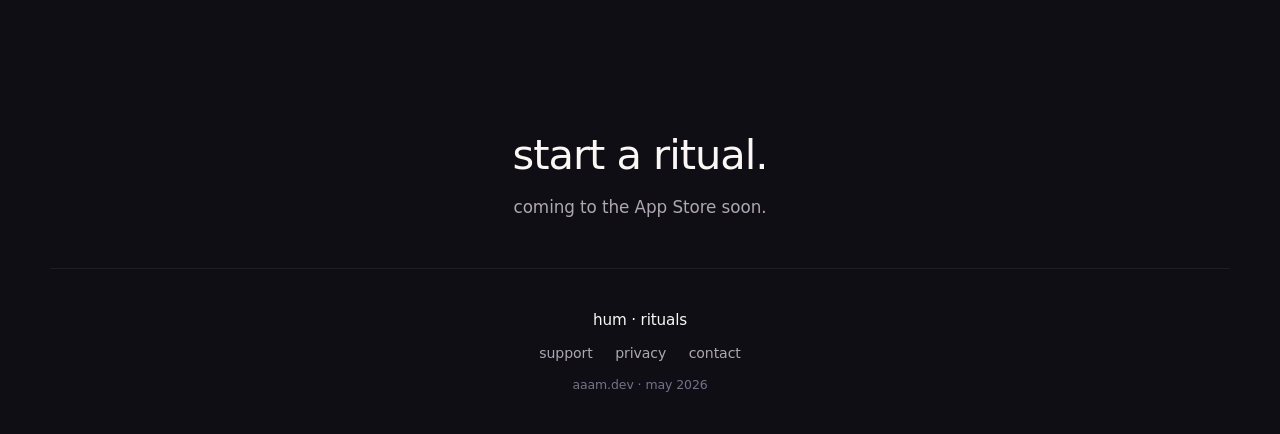
<file: humm/index.html>
<!doctype html>
<html lang="en">
  <head>
    <meta charset="utf-8" />
    <meta name="viewport" content="width=device-width, initial-scale=1, viewport-fit=cover" />
    <meta name="theme-color" content="#0F0E14" />
    <meta name="color-scheme" content="dark" />
    <title>hum &middot; your relationship's private corner</title>
    <meta
      name="description"
      content="hum is a calm, invite-only space for two. share moods, build habits, decide together, host awards, and trade reasons you love each other. no public feed. no ads."
    />

    <!-- Open Graph (WhatsApp / Instagram / iMessage / Facebook) -->
    <meta property="og:type" content="website" />
    <meta property="og:site_name" content="hum &middot; rituals" />
    <meta property="og:title" content="hum · your relationship's private corner" />
    <meta
      property="og:description"
      content="a calm, invite-only space for two. share moods, build habits, decide together, and trade reasons you love each other."
    />
    <meta property="og:url" content="https://aaam.dev/humm/" />
    <meta property="og:image" content="https://aaam.dev/humm/images/og-cover.png" />
    <meta property="og:image:width" content="1200" />
    <meta property="og:image:height" content="630" />
    <meta property="og:image:type" content="image/png" />
    <meta property="og:image:alt" content="hum app — a private corner for two, on iPhone" />

    <!-- Twitter / X -->
    <meta name="twitter:card" content="summary_large_image" />
    <meta name="twitter:title" content="hum · your relationship's private corner" />
    <meta
      name="twitter:description"
      content="a calm, invite-only space for two."
    />
    <meta name="twitter:image" content="https://aaam.dev/humm/images/og-cover.png" />

    <link rel="canonical" href="https://aaam.dev/humm/" />
    <link rel="icon" type="image/png" sizes="32x32" href="images/favicon-32.png" />
    <link rel="icon" type="image/png" sizes="1024x1024" href="images/icon-1024.png" />
    <link rel="apple-touch-icon" sizes="180x180" href="images/icon-180.png" />
    <link rel="preload" as="image" href="images/marketing/01-home.png" fetchpriority="high" />
    <link rel="stylesheet" href="style.css" />
  </head>

  <body>
    <div class="halo" aria-hidden="true"></div>

    <header class="topbar">
      <a href="#top" class="brand" aria-label="hum home">
        <img class="brand-mark" src="images/icon-180.png" alt="" width="22" height="22" decoding="async" />
        <span class="brand-name">hum</span>
      </a>
      <nav class="topnav" aria-label="primary">
        <a href="#features">features</a>
        <a href="support.html">support</a>
        <a href="privacy.html">privacy</a>
      </nav>
    </header>

    <main id="top">
      <!-- HERO ─────────────────────────────────────────────────────── -->
      <section class="hero">
        <p class="eyebrow">hum &middot; rituals</p>
        <h1>
          your relationship&rsquo;s<br />
          <span class="hero-accent">private corner</span>
        </h1>
        <p class="hero-sub">where the little things become everything.</p>

        <div class="hero-stage">
          <div class="phone phone--hero">
            <img
              src="images/marketing/01-home.png"
              alt="hum home screen"
              width="1206"
              height="2622"
              loading="eager"
              fetchpriority="high"
              decoding="async"
            />
          </div>
        </div>

        <ul class="trust-row" aria-label="what hum is">
          <li>private</li>
          <li>just for two</li>
          <li>no feed</li>
          <li>no ads</li>
        </ul>
      </section>

      <!-- FEATURES ─────────────────────────────────────────────────── -->
      <section id="features" class="features">
        <p class="eyebrow eyebrow-center">six rituals</p>
        <h2>small things, every day</h2>

        <div class="feature-rail" role="list">
          <article class="feature feature--reasons" role="listitem">
            <div class="phone">
              <img
                src="images/marketing/05-reasons.png"
                alt="reasons — write one for them, reveal three from them"
                width="1206"
                height="2622"
                loading="lazy"
                decoding="async"
              />
            </div>
            <div class="feature-meta">
              <span class="feature-tag">reasons</span>
              <h3>say why you love them.</h3>
            </div>
          </article>

          <article class="feature feature--mood" role="listitem">
            <div class="phone">
              <img
                src="images/marketing/02-mood.png"
                alt="mood — check in together, see the week side by side"
                width="1206"
                height="2622"
                loading="lazy"
                decoding="async"
              />
            </div>
            <div class="feature-meta">
              <span class="feature-tag">mood</span>
              <h3>how are you, really?</h3>
            </div>
          </article>

          <article class="feature feature--awards" role="listitem">
            <div class="phone">
              <img
                src="images/marketing/06-awards.png"
                alt="awards — nominate each other, reveal the winners"
                width="1206"
                height="2622"
                loading="lazy"
                decoding="async"
              />
            </div>
            <div class="feature-meta">
              <span class="feature-tag">awards</span>
              <h3>celebrate each other.</h3>
            </div>
          </article>

          <article class="feature feature--habits" role="listitem">
            <div class="phone">
              <img
                src="images/marketing/04-habits.png"
                alt="habits — shared and personal goals, six-week heatmap"
                width="1206"
                height="2622"
                loading="lazy"
                decoding="async"
              />
            </div>
            <div class="feature-meta">
              <span class="feature-tag">habits</span>
              <h3>grow together, daily.</h3>
            </div>
          </article>

          <article class="feature feature--decide" role="listitem">
            <div class="phone">
              <img
                src="images/marketing/03-decide.png"
                alt="decide — vote together, or let the app pick"
                width="1206"
                height="2622"
                loading="lazy"
                decoding="async"
              />
            </div>
            <div class="feature-meta">
              <span class="feature-tag">decide</span>
              <h3>never &ldquo;I don&rsquo;t mind&rdquo; again.</h3>
            </div>
          </article>

          <article class="feature feature--you" role="listitem">
            <div class="phone">
              <img
                src="images/marketing/07-you.png"
                alt="you — your journey, your streaks, your growth"
                width="1206"
                height="2622"
                loading="lazy"
                decoding="async"
              />
            </div>
            <div class="feature-meta">
              <span class="feature-tag">you</span>
              <h3>a quiet place to reflect.</h3>
            </div>
          </article>
        </div>

        <p class="rail-hint" aria-hidden="true">swipe &rarr;</p>
      </section>

      <!-- PROMISE / MANIFESTO ───────────────────────────────────── -->
      <section class="promise">
        <p class="eyebrow eyebrow-center">the promise</p>
        <h2 class="promise-headline">
          buy it once.<br />
          <span class="promise-accent">it&rsquo;s yours.</span>
        </h2>
        <ul class="promise-list" aria-label="what hum doesn't do">
          <li>no ads.</li>
          <li>no in-app purchases.</li>
          <li>no subscriptions.</li>
          <li>no tracking.</li>
        </ul>
        <p class="promise-coda">that&rsquo;s how an app should work.</p>
      </section>

      <!-- FINAL CTA ──────────────────────────────────────────────── -->
      <section class="final-cta">
        <h2>start a ritual.</h2>
        <p>coming to the App Store soon.</p>
      </section>
    </main>

    <footer class="site-footer">
      <p class="footer-brand">hum &middot; rituals</p>
      <nav aria-label="footer">
        <a href="support.html">support</a>
        <a href="privacy.html">privacy</a>
        <a href="mailto:support@aaam.dev">contact</a>
      </nav>
      <p class="footer-meta">aaam.dev &middot; may 2026</p>
    </footer>
  </body>
</html>
</file>
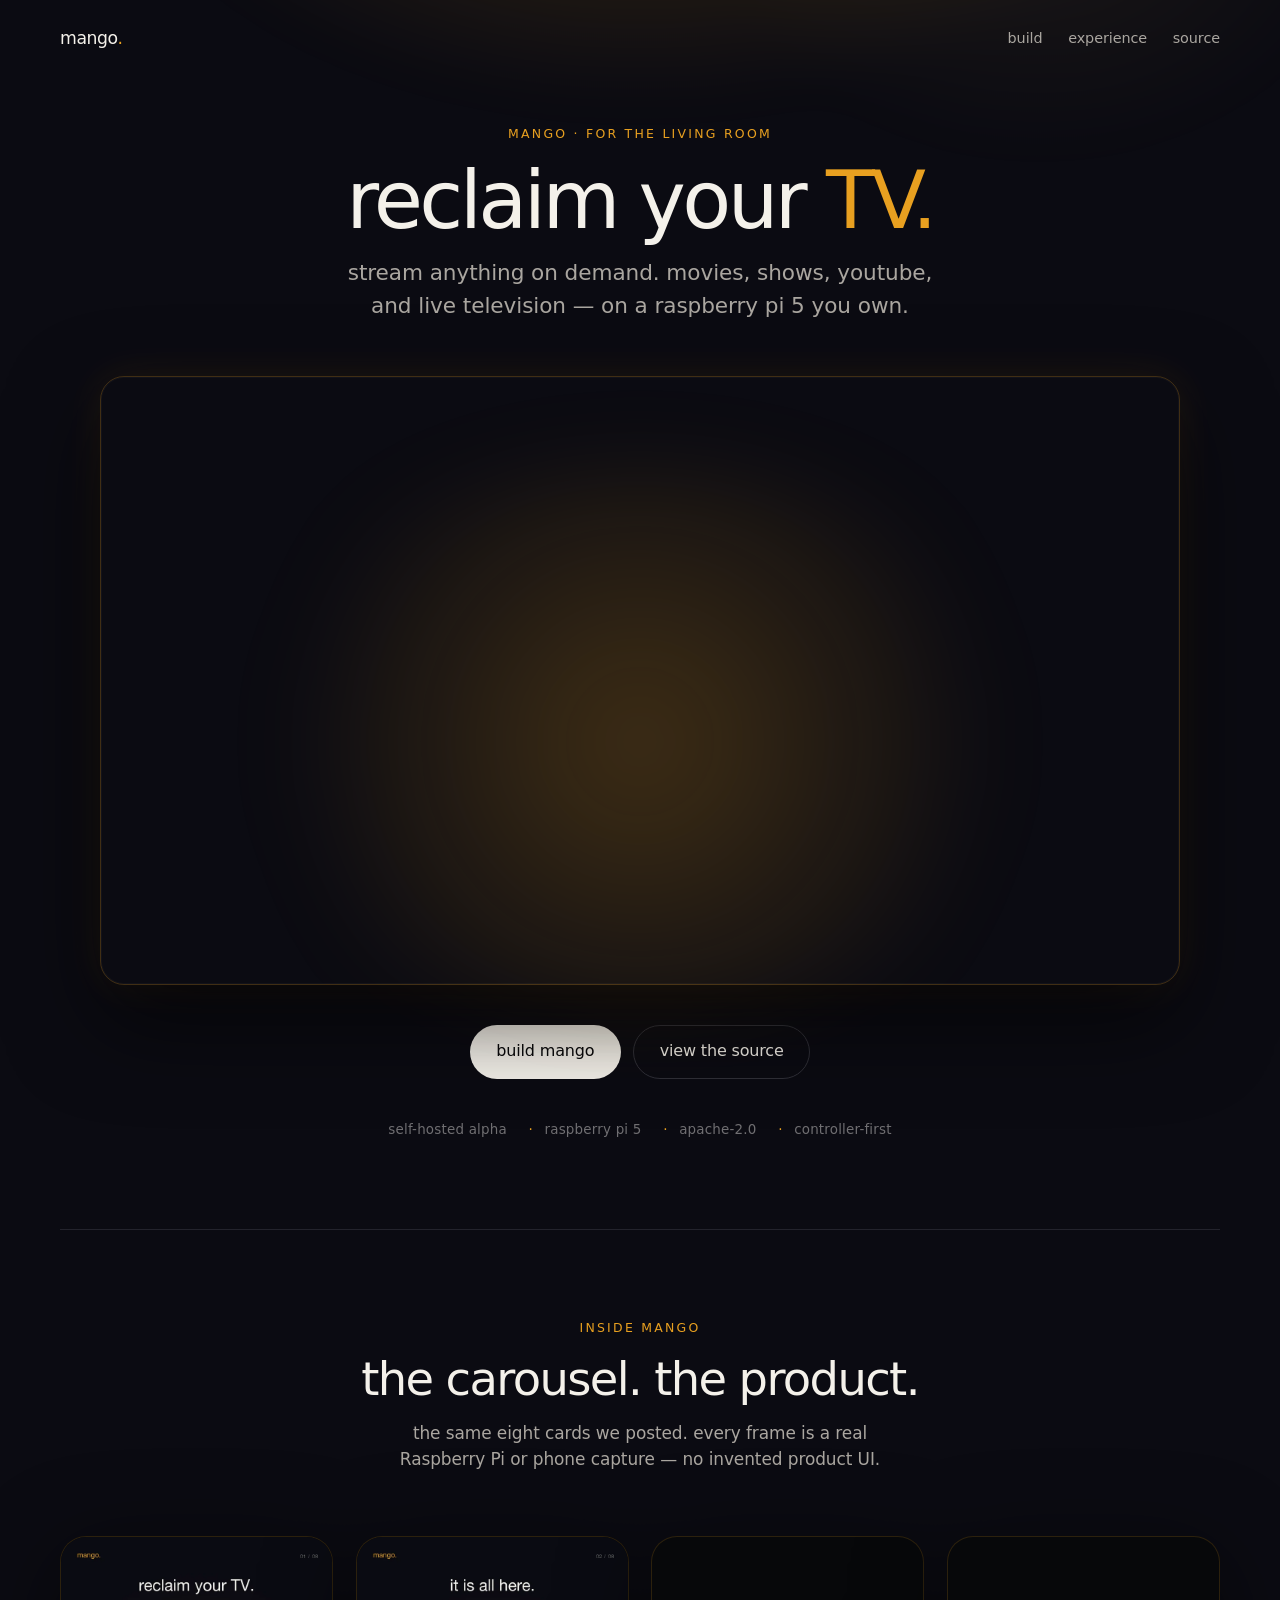
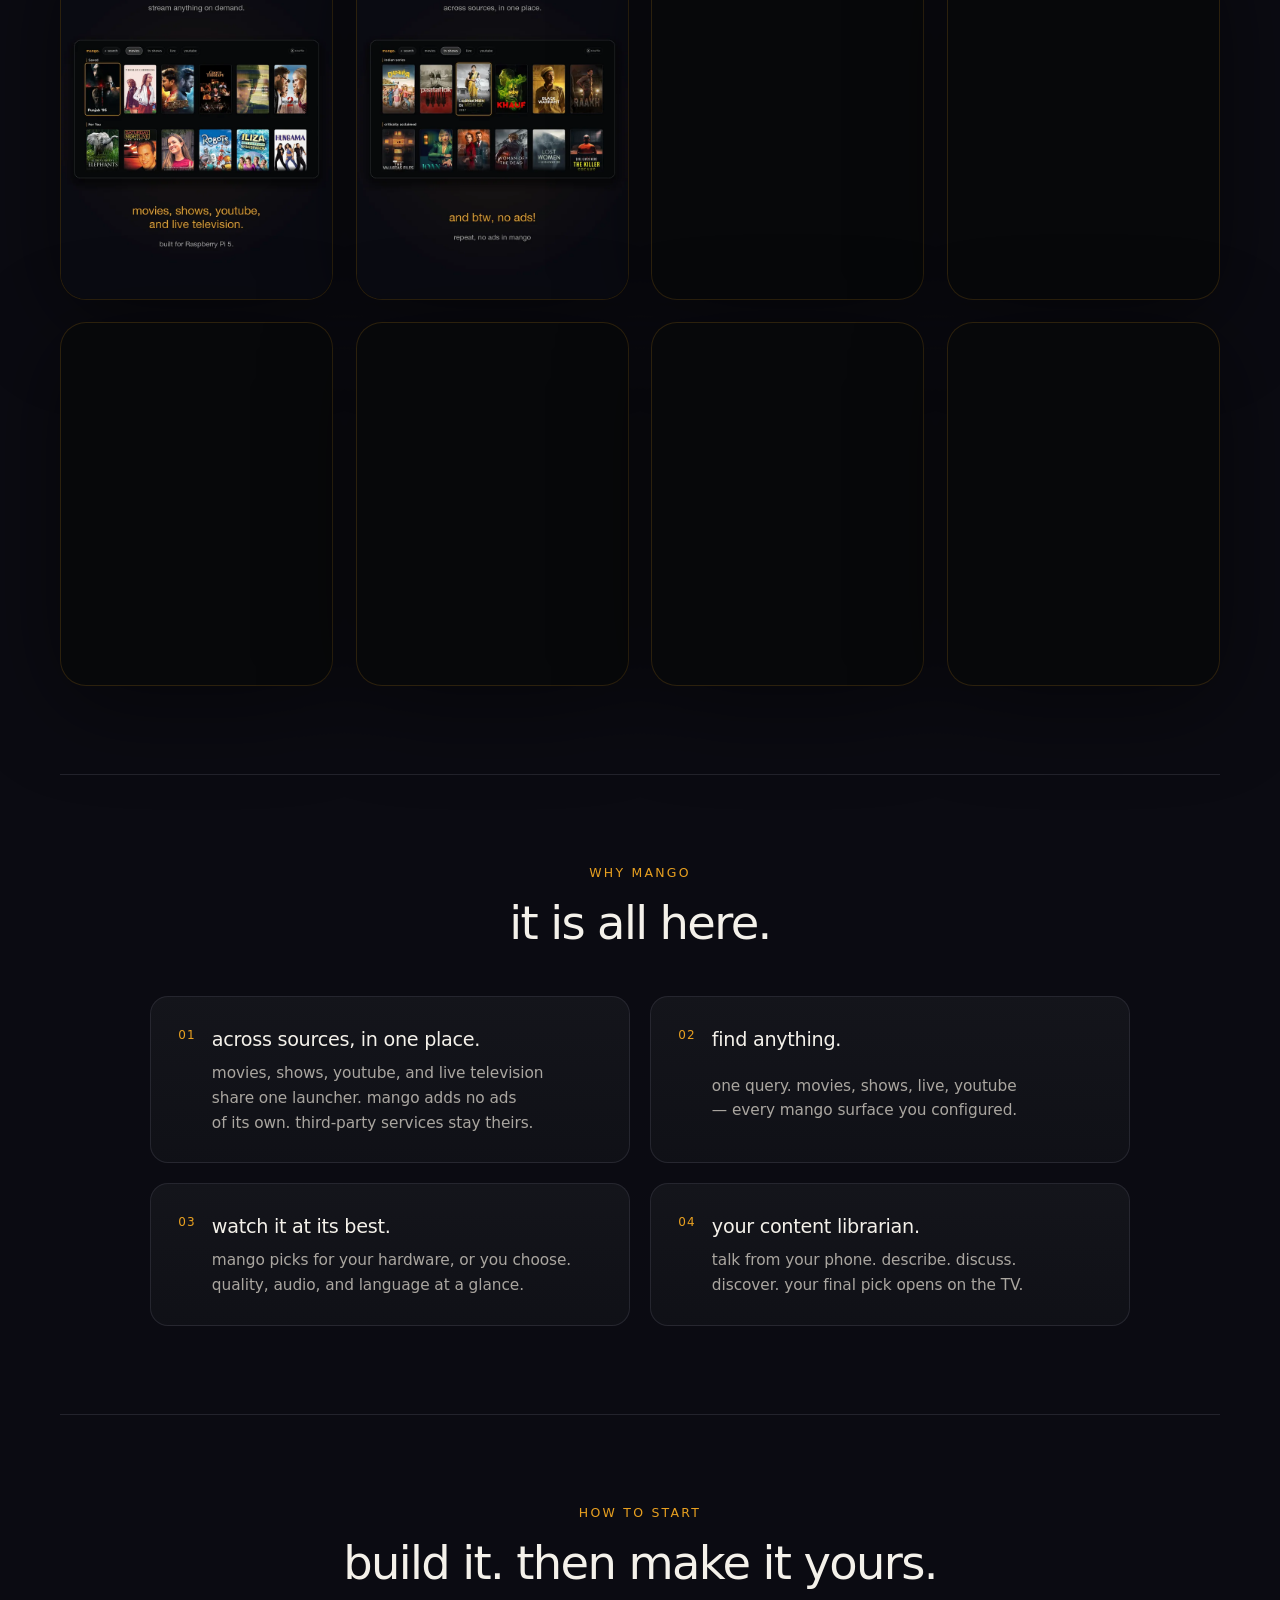
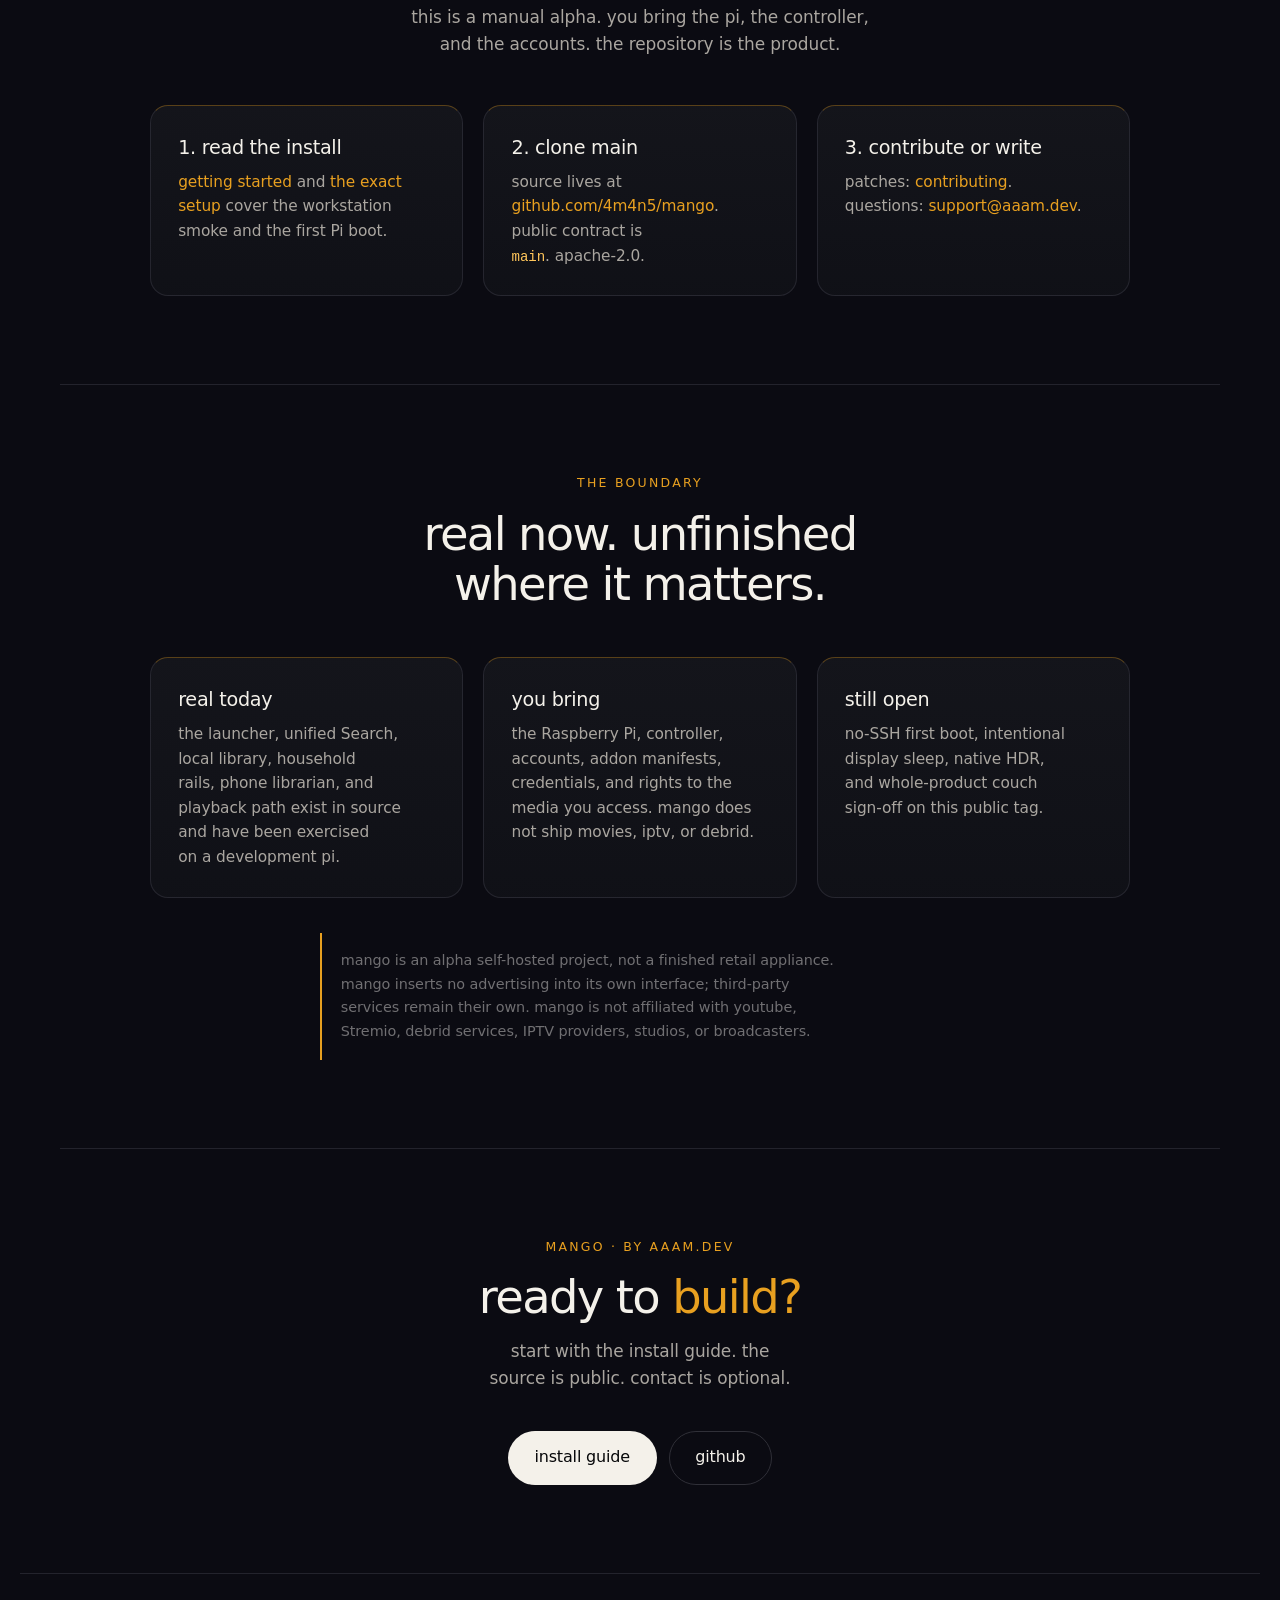
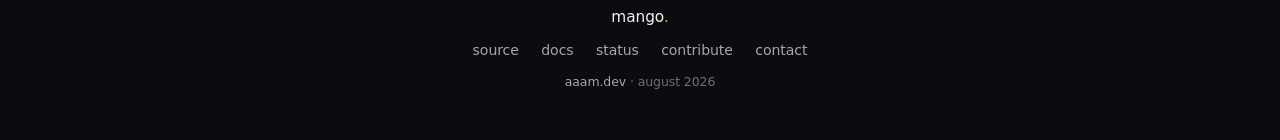
<file: mango/index.html>
<!doctype html>
<html lang="en">
  <head>
    <meta charset="utf-8" />
    <meta name="viewport" content="width=device-width, initial-scale=1, viewport-fit=cover" />
    <meta name="theme-color" content="#0B0B12" />
    <meta name="color-scheme" content="dark" />
    <title>mango &middot; reclaim your TV</title>
    <meta
      name="description"
      content="reclaim your TV. stream movies, shows, youtube, and live television on a raspberry pi 5 you own. one place. no ads in mango. self-hosted public alpha."
    />

    <meta property="og:type" content="website" />
    <meta property="og:site_name" content="mango · by aaam.dev" />
    <meta property="og:title" content="mango · reclaim your TV" />
    <meta
      property="og:description"
      content="reclaim your TV. movies, shows, youtube, and live television on raspberry pi 5. build it from source. apache-2.0 public alpha."
    />
    <meta property="og:url" content="https://aaam.dev/mango/" />
    <meta property="og:image" content="https://aaam.dev/mango/images/og-cover.png" />
    <meta property="og:image:width" content="1200" />
    <meta property="og:image:height" content="630" />
    <meta property="og:image:type" content="image/png" />
    <meta property="og:image:alt" content="mango Movies Home on a television with the words reclaim your TV" />

    <meta name="twitter:card" content="summary_large_image" />
    <meta name="twitter:title" content="mango · reclaim your TV" />
    <meta
      name="twitter:description"
      content="reclaim your TV. movies, shows, youtube, and live television on raspberry pi 5. self-hosted public alpha."
    />
    <meta name="twitter:image" content="https://aaam.dev/mango/images/og-cover.png" />

    <link rel="canonical" href="https://aaam.dev/mango/" />
    <link
      rel="preload"
      as="image"
      href="images/tv-home-960.webp"
      imagesrcset="images/tv-home-960.webp 960w, images/tv-home-1920.webp 1920w"
      imagesizes="(max-width: 1240px) calc(100vw - 2rem), 1080px"
      fetchpriority="high"
    />
    <link rel="stylesheet" href="style.css" />

    <script type="application/ld+json">
    {
      "@context": "https://schema.org",
      "@graph": [
        {
          "@type": "SoftwareApplication",
          "@id": "https://aaam.dev/mango/#software",
          "name": "mango",
          "alternateName": "mango · reclaim your TV",
          "url": "https://aaam.dev/mango/",
          "description": "Reclaim your TV. Movies, shows, YouTube, and live television on a Raspberry Pi 5 you own. Search across mango, choose streams, rate with fire and water, and ask a phone librarian. Self-hosted public alpha.",
          "applicationCategory": "MultimediaApplication",
          "operatingSystem": "Raspberry Pi OS",
          "softwareRequirements": "Raspberry Pi 5, Raspberry Pi OS Desktop, X11, Openbox, Chromium, mpv",
          "image": "https://aaam.dev/mango/images/og-cover.png",
          "screenshot": [
            "https://aaam.dev/mango/images/story/01-product.webp",
            "https://aaam.dev/mango/images/story/03-search.webp",
            "https://aaam.dev/mango/images/story/06-librarian.webp"
          ],
          "codeRepository": "https://github.com/4m4n5/mango",
          "downloadUrl": "https://github.com/4m4n5/mango",
          "softwareVersion": "0.1.0-alpha.1",
          "releaseNotes": "https://github.com/4m4n5/mango/releases",
          "license": "https://www.apache.org/licenses/LICENSE-2.0",
          "publisher": { "@id": "https://aaam.dev/#org" }
        },
        {
          "@type": "Organization",
          "@id": "https://aaam.dev/#org",
          "name": "aaam.dev",
          "url": "https://aaam.dev/",
          "email": "support@aaam.dev"
        },
        {
          "@type": "BreadcrumbList",
          "itemListElement": [
            { "@type": "ListItem", "position": 1, "name": "aaam.dev", "item": "https://aaam.dev/" },
            { "@type": "ListItem", "position": 2, "name": "mango", "item": "https://aaam.dev/mango/" }
          ]
        }
      ]
    }
    </script>
  </head>

  <body>
    <div class="halo" aria-hidden="true"></div>

    <header class="topbar">
      <a href="#top" class="brand" aria-label="mango home">mango<span aria-hidden="true">.</span></a>
      <nav class="topnav" aria-label="primary">
        <a href="#build">build</a>
        <a href="#experience">experience</a>
        <a href="https://github.com/4m4n5/mango">source</a>
      </nav>
    </header>

    <main id="top">
      <section class="hero">
        <p class="eyebrow">mango &middot; for the living room</p>
        <h1>reclaim your <span class="hero-accent">TV.</span></h1>
        <p class="hero-sub">
          stream anything on demand. movies, shows, youtube, and live
          television — on a raspberry pi 5 you own.
        </p>

        <div class="hero-stage">
          <img
            src="images/tv-home-960.webp"
            srcset="images/tv-home-960.webp 960w, images/tv-home-1920.webp 1920w"
            sizes="(max-width: 1240px) calc(100vw - 2rem), 1080px"
            alt="mango Movies Home: Saved and For You rails with a focused poster"
            width="1920"
            height="1080"
            loading="eager"
            fetchpriority="high"
            decoding="async"
          />
        </div>

        <div class="cta-group">
          <a href="https://github.com/4m4n5/mango/blob/main/docs/INSTALL.md" class="cta-button">build mango</a>
          <a href="https://github.com/4m4n5/mango" class="cta-button cta-button--secondary">view the source</a>
        </div>

        <ul class="trust-row" aria-label="what mango is">
          <li>self-hosted alpha</li>
          <li>raspberry pi 5</li>
          <li>apache-2.0</li>
          <li>controller-first</li>
        </ul>
      </section>

      <section id="experience" class="experience">
        <p class="eyebrow eyebrow-center">inside mango</p>
        <h2>the carousel. the product.</h2>
        <p class="section-intro">
          the same eight cards we posted. every frame is a real Raspberry Pi
          or phone capture — no invented product UI.
        </p>

        <div class="story-rail" role="list" aria-label="mango launch carousel">
          <figure class="story-card" role="listitem">
            <img src="images/story/01-product.webp" alt="reclaim your TV. stream anything on demand. movies, shows, youtube, and live television. built for raspberry pi 5." width="720" height="960" loading="lazy" decoding="async" />
          </figure>
          <figure class="story-card" role="listitem">
            <img src="images/story/02-breadth.webp" alt="it is all here. across sources, in one place. no ads in mango." width="720" height="960" loading="lazy" decoding="async" />
          </figure>
          <figure class="story-card" role="listitem">
            <img src="images/story/03-search.webp" alt="find anything. one query across movies, shows, live, and youtube." width="720" height="960" loading="lazy" decoding="async" />
          </figure>
          <figure class="story-card" role="listitem">
            <img src="images/story/04-streams.webp" alt="watch it at its best. choose quality, audio, and language at a glance." width="720" height="960" loading="lazy" decoding="async" />
          </figure>
          <figure class="story-card" role="listitem">
            <img src="images/story/05-taste.webp" alt="rate with fire and water. mango learns your taste, one title at a time." width="720" height="960" loading="lazy" decoding="async" />
          </figure>
          <figure class="story-card" role="listitem">
            <img src="images/story/06-librarian.webp" alt="your content librarian. talk from your phone. describe, discuss, discover. your pick opens on the TV." width="720" height="960" loading="lazy" decoding="async" />
          </figure>
          <figure class="story-card" role="listitem">
            <img src="images/story/07-youtube.webp" alt="youtube, built in. regulars, subscriptions, and history — organized." width="720" height="960" loading="lazy" decoding="async" />
          </figure>
          <figure class="story-card" role="listitem">
            <img src="images/story/08-contact.webp" alt="want to know how I built it? get in touch. want mango? download tir and send a DM." width="720" height="960" loading="lazy" decoding="async" />
          </figure>
        </div>
        <p class="rail-hint" aria-hidden="true">&rarr; swipe through mango</p>
      </section>

      <section class="features">
        <p class="eyebrow eyebrow-center">why mango</p>
        <h2>it is all here.</h2>

        <div class="feature-grid">
          <article class="feature-card">
            <span class="feature-num" aria-hidden="true">01</span>
            <h3>across sources, in one place.</h3>
            <p>movies, shows, youtube, and live television share one launcher. mango adds no ads of its own. third-party services stay theirs.</p>
          </article>
          <article class="feature-card">
            <span class="feature-num" aria-hidden="true">02</span>
            <h3>find anything.</h3>
            <p>one query. movies, shows, live, youtube — every mango surface you configured.</p>
          </article>
          <article class="feature-card">
            <span class="feature-num" aria-hidden="true">03</span>
            <h3>watch it at its best.</h3>
            <p>mango picks for your hardware, or you choose. quality, audio, and language at a glance.</p>
          </article>
          <article class="feature-card">
            <span class="feature-num" aria-hidden="true">04</span>
            <h3>your content librarian.</h3>
            <p>talk from your phone. describe. discuss. discover. your final pick opens on the TV.</p>
          </article>
        </div>
      </section>

      <section id="build" class="principles">
        <p class="eyebrow eyebrow-center">how to start</p>
        <h2>build it. then make it yours.</h2>
        <p class="section-intro">
          this is a manual alpha. you bring the pi, the controller, and the
          accounts. the repository is the product.
        </p>

        <div class="principle-grid">
          <article>
            <h3>1. read the install</h3>
            <p>
              <a href="https://github.com/4m4n5/mango/blob/main/docs/GETTING_STARTED.md">getting started</a>
              and
              <a href="https://github.com/4m4n5/mango/blob/main/docs/INSTALL.md">the exact setup</a>
              cover the workstation smoke and the first Pi boot.
            </p>
          </article>
          <article>
            <h3>2. clone main</h3>
            <p>
              source lives at
              <a href="https://github.com/4m4n5/mango">github.com/4m4n5/mango</a>.
              public contract is <code>main</code>. apache-2.0.
            </p>
          </article>
          <article>
            <h3>3. contribute or write</h3>
            <p>
              patches:
              <a href="https://github.com/4m4n5/mango/blob/main/CONTRIBUTING.md">contributing</a>.
              questions:
              <a href="mailto:support@aaam.dev?subject=mango">support@aaam.dev</a>.
            </p>
          </article>
        </div>
      </section>

      <section id="principles" class="principles">
        <p class="eyebrow eyebrow-center">the boundary</p>
        <h2>real now. unfinished where it matters.</h2>

        <div class="principle-grid">
          <article>
            <h3>real today</h3>
            <p>the launcher, unified Search, local library, household rails, phone librarian, and playback path exist in source and have been exercised on a development pi.</p>
          </article>
          <article>
            <h3>you bring</h3>
            <p>the Raspberry Pi, controller, accounts, addon manifests, credentials, and rights to the media you access. mango does not ship movies, iptv, or debrid.</p>
          </article>
          <article>
            <h3>still open</h3>
            <p>no-SSH first boot, intentional display sleep, native HDR, and whole-product couch sign-off on this public tag.</p>
          </article>
        </div>

        <p class="boundary-note">
          mango is an alpha self-hosted project, not a finished retail appliance.
          mango inserts no advertising into its own interface; third-party
          services remain their own. mango is not affiliated with youtube,
          Stremio, debrid services, IPTV providers, studios, or broadcasters.
        </p>
      </section>

      <section class="final-cta">
        <p class="eyebrow eyebrow-center">mango &middot; by aaam.dev</p>
        <h2>ready to <span class="hero-accent">build?</span></h2>
        <p>start with the install guide. the source is public. contact is optional.</p>
        <div class="cta-group">
          <a href="https://github.com/4m4n5/mango/blob/main/docs/INSTALL.md" class="cta-button">install guide</a>
          <a href="https://github.com/4m4n5/mango" class="cta-button cta-button--secondary">github</a>
        </div>
      </section>
    </main>

    <footer class="site-footer">
      <p class="footer-brand">mango<span aria-hidden="true">.</span></p>
      <nav aria-label="footer">
        <a href="https://github.com/4m4n5/mango">source</a>
        <a href="https://github.com/4m4n5/mango/blob/main/docs/README.md">docs</a>
        <a href="https://github.com/4m4n5/mango/blob/main/docs/STATUS.md">status</a>
        <a href="https://github.com/4m4n5/mango/blob/main/CONTRIBUTING.md">contribute</a>
        <a href="mailto:support@aaam.dev?subject=mango">contact</a>
      </nav>
      <p class="footer-meta"><a href="/">aaam.dev</a> &middot; august 2026</p>
    </footer>
  </body>
</html>
</file>
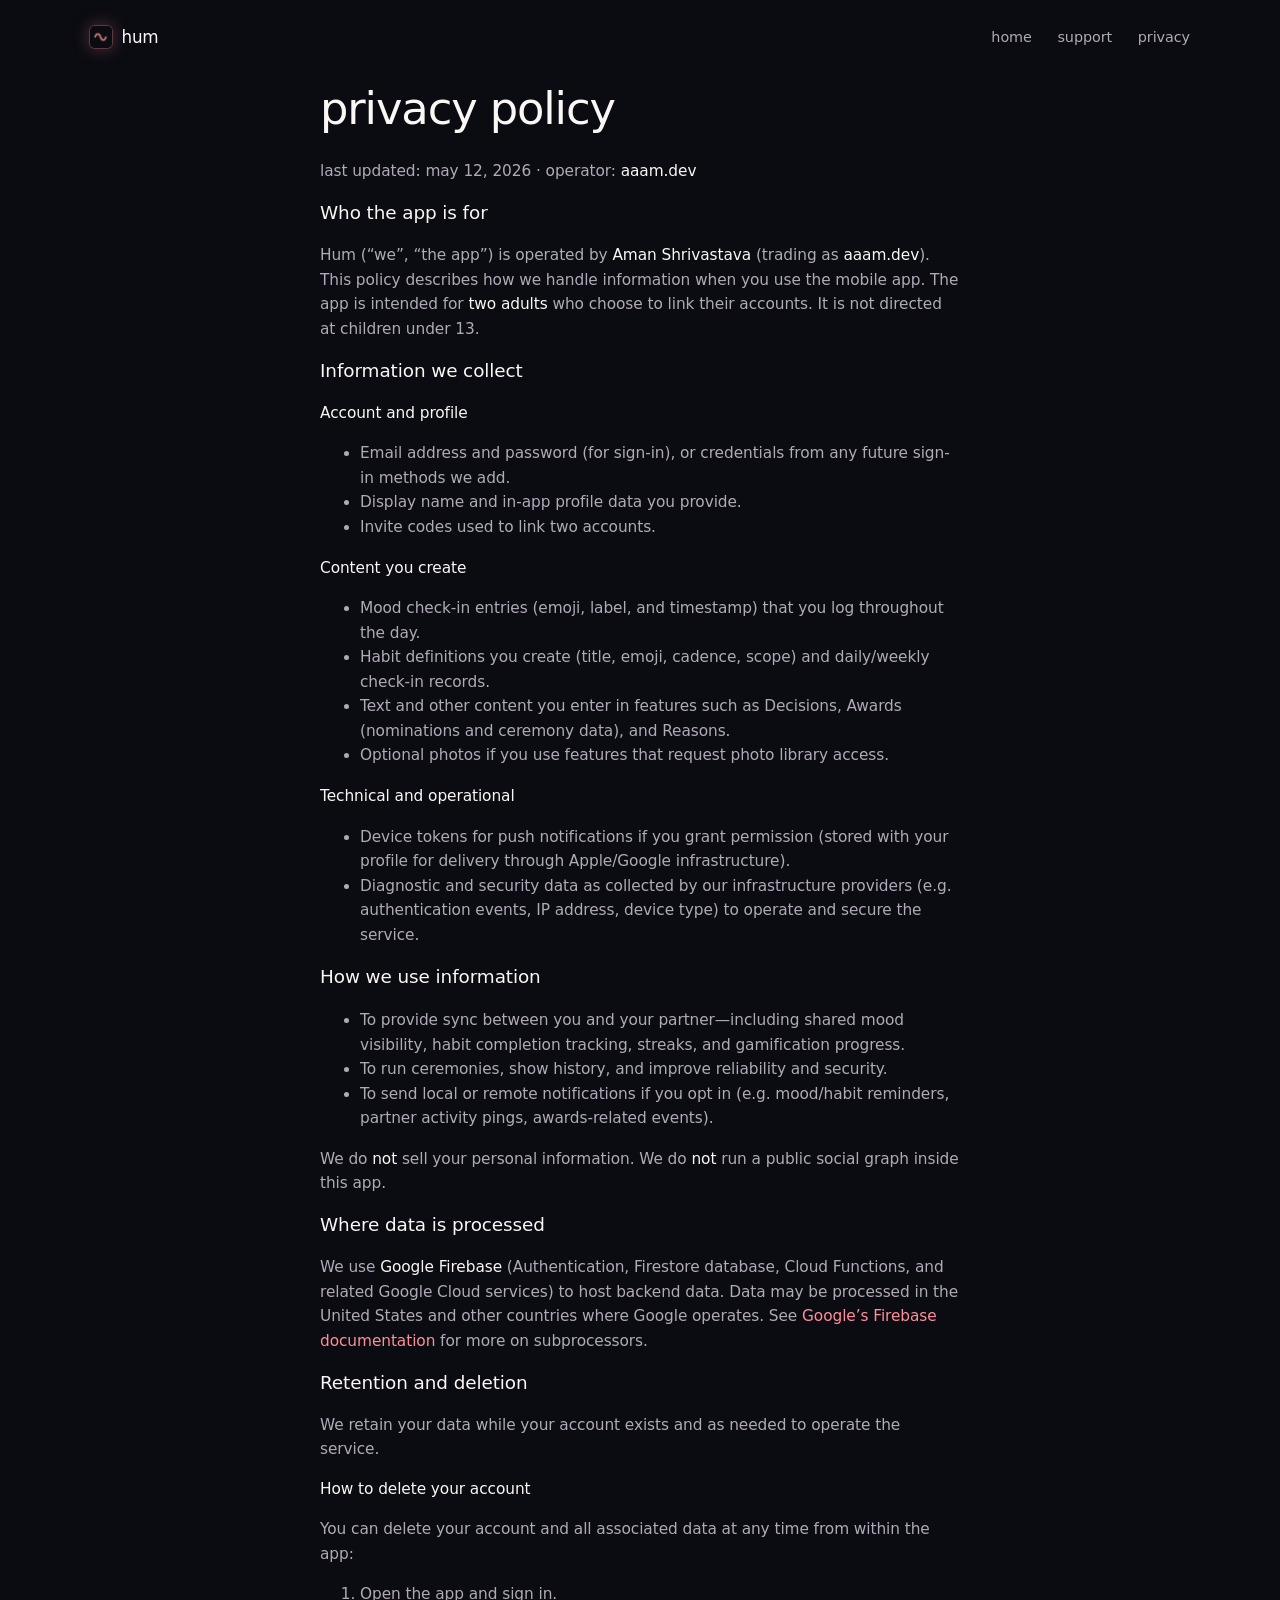
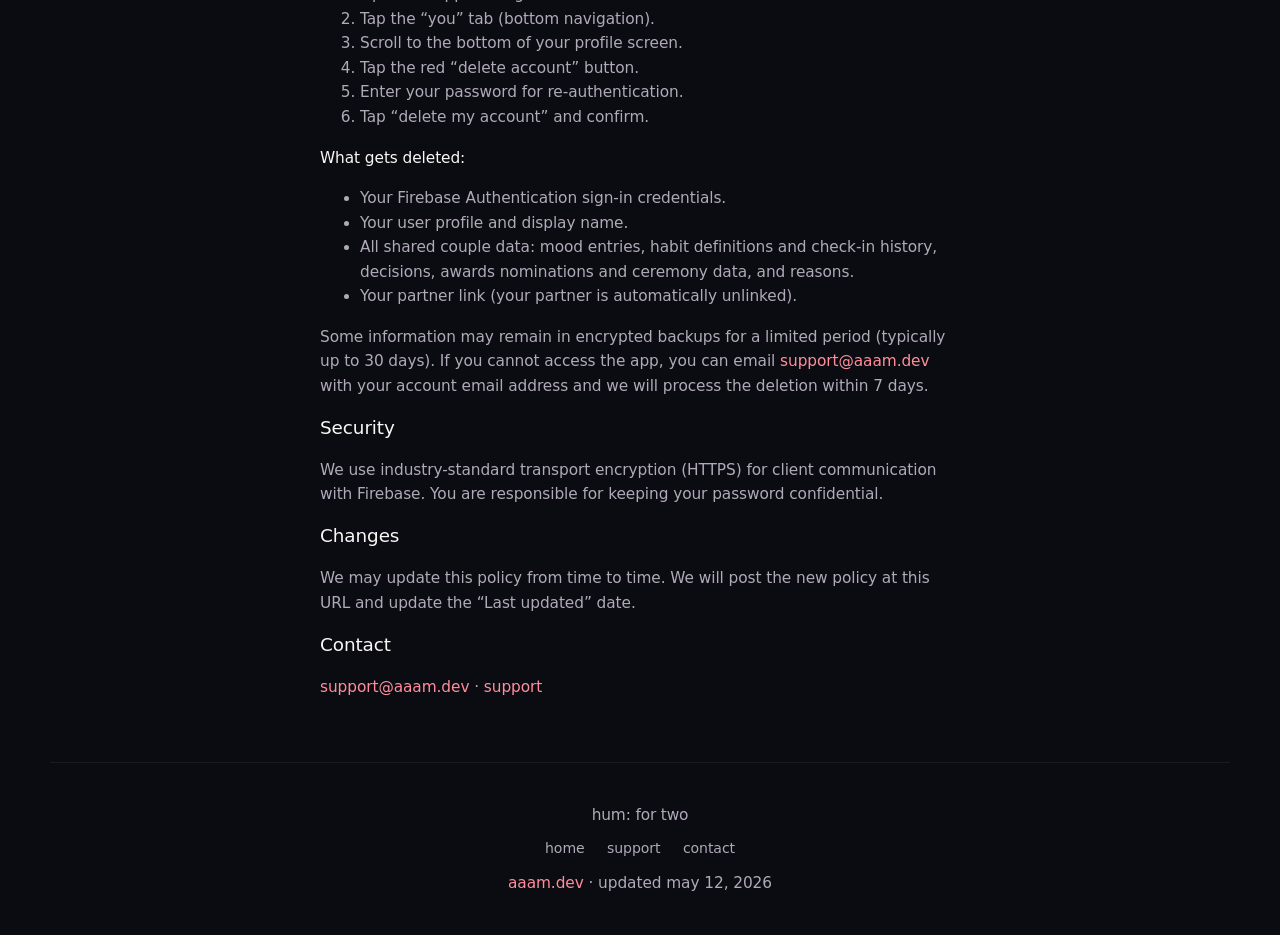
<file: hum/privacy.html>
<!doctype html>
<html lang="en">
  <head>
    <meta charset="utf-8" />
    <meta name="viewport" content="width=device-width, initial-scale=1, viewport-fit=cover" />
    <meta name="theme-color" content="#0F0E14" />
    <meta name="color-scheme" content="dark" />
    <title>privacy &middot; hum</title>
    <meta name="description" content="Privacy policy for hum, a private home for couples. What we collect, how it's stored on Firebase, and how to delete your data." />

    <meta property="og:type" content="website" />
    <meta property="og:site_name" content="hum &middot; for two" />
    <meta property="og:title" content="privacy &middot; hum" />
    <meta property="og:description" content="What hum collects, how it's stored, and how to delete your data." />
    <meta property="og:url" content="https://aaam.dev/hum/privacy.html" />
    <meta property="og:image" content="https://aaam.dev/hum/images/og-cover.png" />

    <link rel="canonical" href="https://aaam.dev/hum/privacy.html" />
    <link rel="icon" type="image/png" sizes="32x32" href="images/favicon-32.png" />
    <link rel="icon" type="image/png" sizes="1024x1024" href="images/icon-1024.png" />
    <link rel="apple-touch-icon" sizes="180x180" href="images/icon-180.png" />
    <link rel="stylesheet" href="style.css" />

    <script type="application/ld+json">
    {
      "@context": "https://schema.org",
      "@type": "BreadcrumbList",
      "itemListElement": [
        { "@type": "ListItem", "position": 1, "name": "aaam.dev", "item": "https://aaam.dev/" },
        { "@type": "ListItem", "position": 2, "name": "hum", "item": "https://aaam.dev/hum/" },
        { "@type": "ListItem", "position": 3, "name": "privacy", "item": "https://aaam.dev/hum/privacy.html" }
      ]
    }
    </script>
  </head>
  <body class="page-doc">
    <header class="topbar">
      <a href="index.html" class="brand" aria-label="back to hum home">
        <img class="brand-mark" src="images/icon-180.png" alt="" width="22" height="22" decoding="async" />
        <span class="brand-name">hum</span>
      </a>
      <nav class="topnav" aria-label="primary">
        <a href="index.html">home</a>
        <a href="support.html">support</a>
        <a href="privacy.html">privacy</a>
      </nav>
    </header>
    <main class="privacy">
      <h1>privacy policy</h1>
      <p class="meta">last updated: <span id="updated">may 12, 2026</span> &middot; operator: <strong>aaam.dev</strong></p>

      <h2>Who the app is for</h2>
      <p>
        Hum (&ldquo;we&rdquo;, &ldquo;the app&rdquo;) is operated by <strong>Aman Shrivastava</strong> (trading as <strong>aaam.dev</strong>). This policy describes how we handle information when you use the mobile app. The app is intended for
        <strong>two adults</strong> who choose to link their accounts. It is not directed at children under 13.
      </p>

      <h2>Information we collect</h2>
      <p><strong>Account and profile</strong></p>
      <ul>
        <li>Email address and password (for sign-in), or credentials from any future sign-in methods we add.</li>
        <li>Display name and in-app profile data you provide.</li>
        <li>Invite codes used to link two accounts.</li>
      </ul>
      <p><strong>Content you create</strong></p>
      <ul>
        <li>Mood check-in entries (emoji, label, and timestamp) that you log throughout the day.</li>
        <li>Habit definitions you create (title, emoji, cadence, scope) and daily/weekly check-in records.</li>
        <li>Text and other content you enter in features such as Decisions, Awards (nominations and ceremony data), and Reasons.</li>
        <li>Optional photos if you use features that request photo library access.</li>
      </ul>
      <p><strong>Technical and operational</strong></p>
      <ul>
        <li>Device tokens for push notifications if you grant permission (stored with your profile for delivery through Apple/Google infrastructure).</li>
        <li>Diagnostic and security data as collected by our infrastructure providers (e.g. authentication events, IP address, device type) to operate and secure the service.</li>
      </ul>

      <h2>How we use information</h2>
      <ul>
        <li>To provide sync between you and your partner&mdash;including shared mood visibility, habit completion tracking, streaks, and gamification progress.</li>
        <li>To run ceremonies, show history, and improve reliability and security.</li>
        <li>To send local or remote notifications if you opt in (e.g. mood/habit reminders, partner activity pings, awards-related events).</li>
      </ul>
      <p>We do <strong>not</strong> sell your personal information. We do <strong>not</strong> run a public social graph inside this app.</p>

      <h2>Where data is processed</h2>
      <p>
        We use <strong>Google Firebase</strong> (Authentication, Firestore database, Cloud Functions, and related Google Cloud services) to host backend data. Data may be processed in the United States and other countries where Google operates. See
        <a href="https://firebase.google.com/support/privacy">Google&rsquo;s Firebase documentation</a> for more on subprocessors.
      </p>

      <h2>Retention and deletion</h2>
      <p>
        We retain your data while your account exists and as needed to operate the service.
      </p>
      <p><strong>How to delete your account</strong></p>
      <p>
        You can delete your account and all associated data at any time from within the app:
      </p>
      <ol>
        <li>Open the app and sign in.</li>
        <li>Tap the &ldquo;you&rdquo; tab (bottom navigation).</li>
        <li>Scroll to the bottom of your profile screen.</li>
        <li>Tap the red &ldquo;delete account&rdquo; button.</li>
        <li>Enter your password for re-authentication.</li>
        <li>Tap &ldquo;delete my account&rdquo; and confirm.</li>
      </ol>
      <p><strong>What gets deleted:</strong></p>
      <ul>
        <li>Your Firebase Authentication sign-in credentials.</li>
        <li>Your user profile and display name.</li>
        <li>All shared couple data: mood entries, habit definitions and check-in history, decisions, awards nominations and ceremony data, and reasons.</li>
        <li>Your partner link (your partner is automatically unlinked).</li>
      </ul>
      <p>
        Some information may remain in encrypted backups for a limited period (typically up to 30 days). If you cannot access the app, you can email
        <a href="mailto:support@aaam.dev">support@aaam.dev</a> with your account email address and we will process the deletion within 7 days.
      </p>

      <h2>Security</h2>
      <p>We use industry-standard transport encryption (HTTPS) for client communication with Firebase. You are responsible for keeping your password confidential.</p>

      <h2>Changes</h2>
      <p>We may update this policy from time to time. We will post the new policy at this URL and update the &ldquo;Last updated&rdquo; date.</p>

      <h2>Contact</h2>
      <p><a href="mailto:support@aaam.dev">support@aaam.dev</a> &middot; <a href="support.html">support</a></p>
    </main>
    <footer class="site-footer">
      <p class="footer-brand">hum: for two</p>
      <nav aria-label="footer">
        <a href="index.html">home</a>
        <a href="support.html">support</a>
        <a href="mailto:support@aaam.dev">contact</a>
      </nav>
      <p class="footer-meta"><a href="/">aaam.dev</a> &middot; updated may 12, 2026</p>
    </footer>
  </body>
</html>
</file>
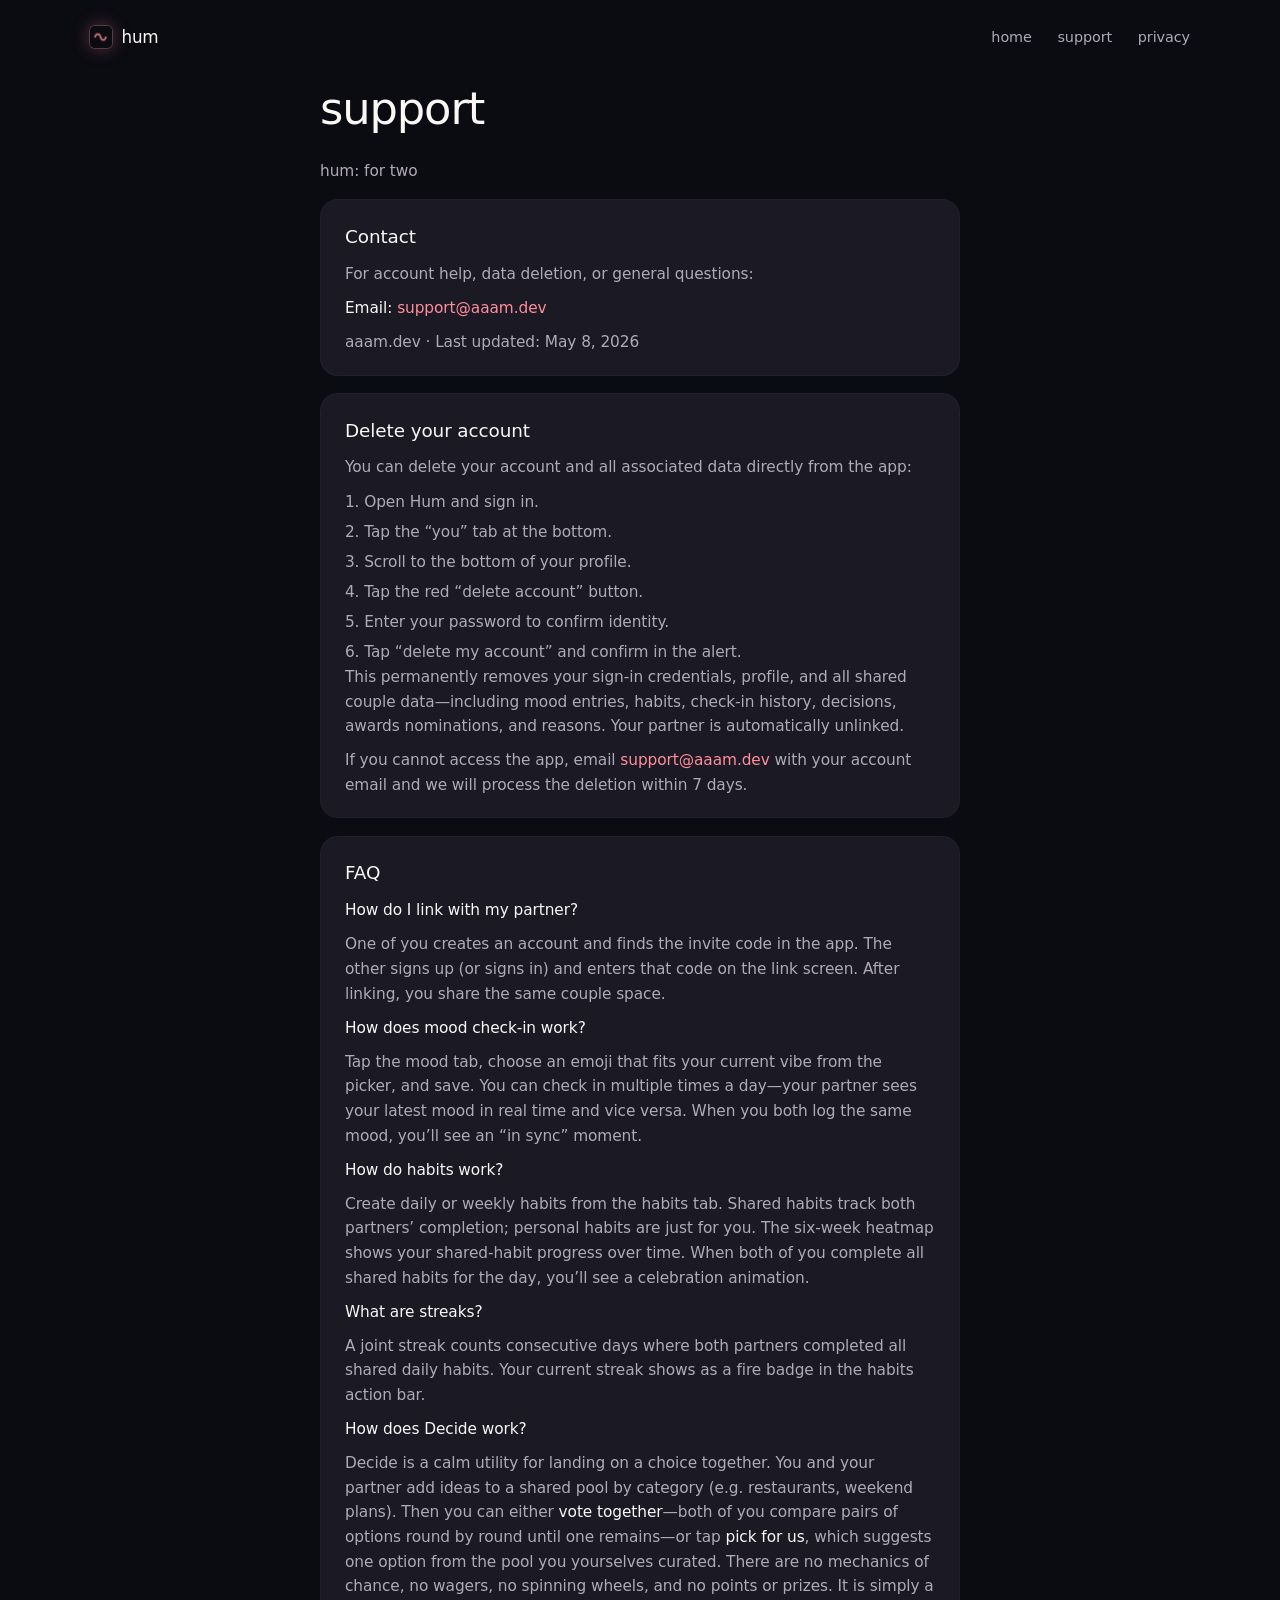
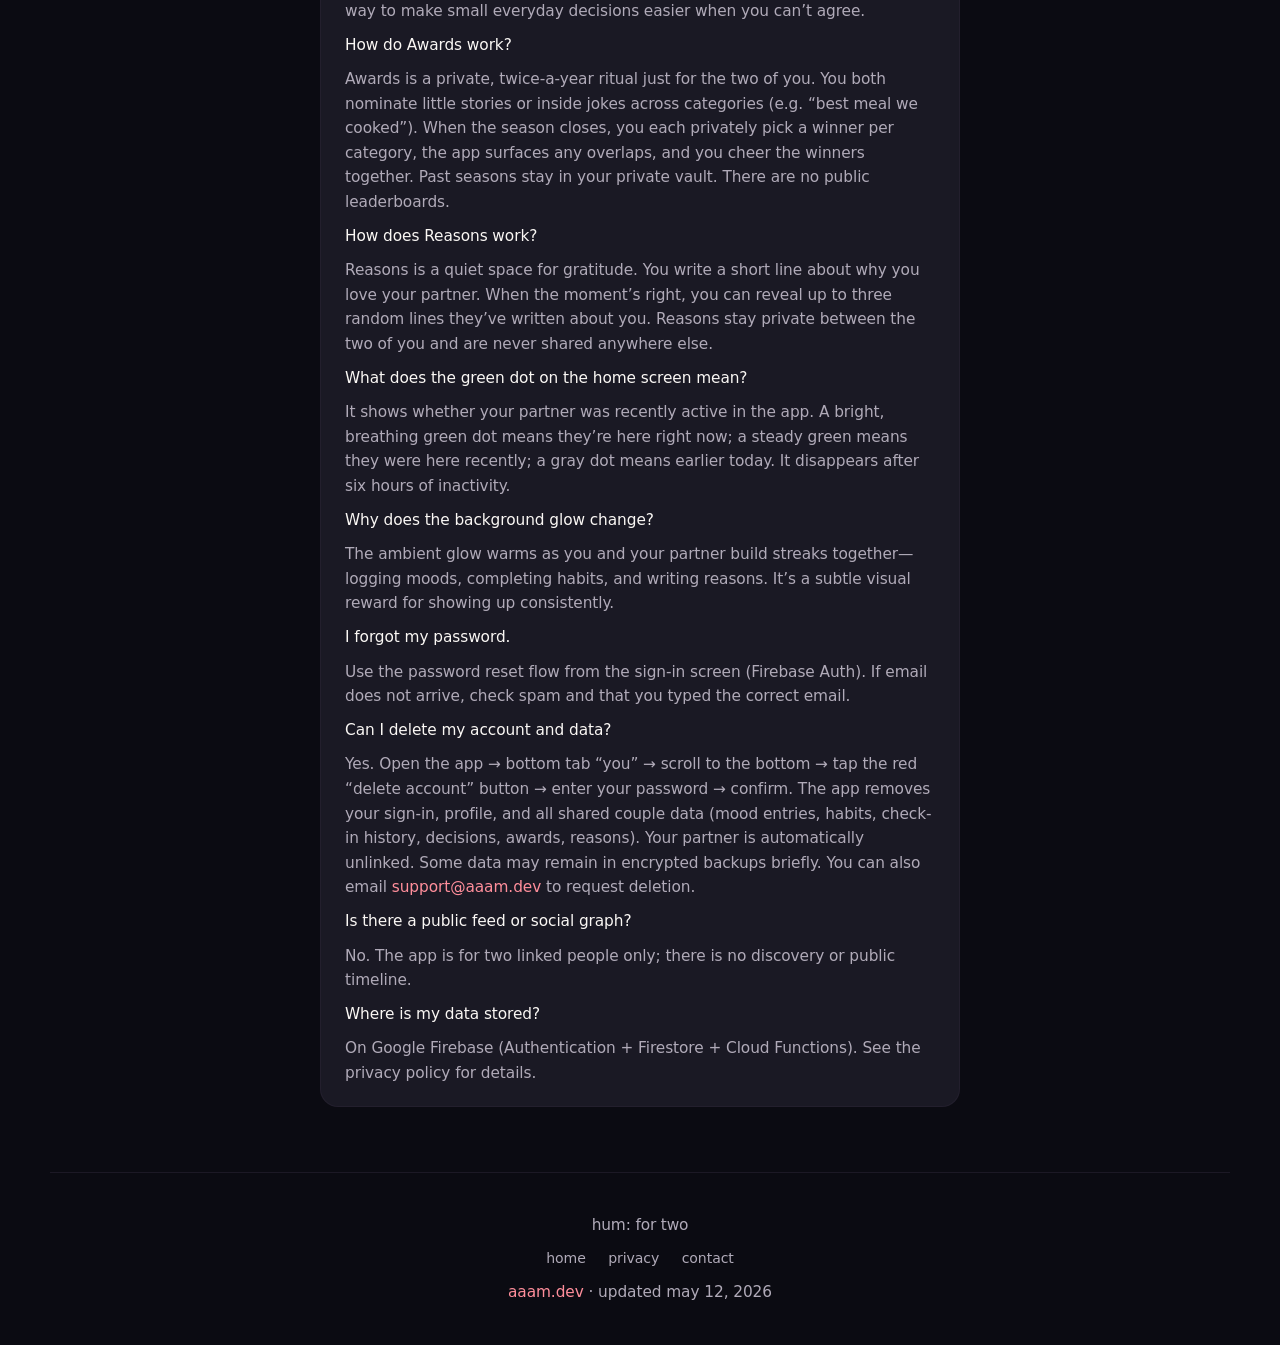
<file: hum/support.html>
<!doctype html>
<html lang="en">
  <head>
    <meta charset="utf-8" />
    <meta name="viewport" content="width=device-width, initial-scale=1, viewport-fit=cover" />
    <meta name="theme-color" content="#0F0E14" />
    <meta name="color-scheme" content="dark" />
    <title>support &middot; hum</title>
    <meta name="description" content="Support and FAQ for hum, a private home for couples. Linking partners, mood, habits, streaks, decide, awards, reasons, data, and account deletion." />

    <meta property="og:type" content="website" />
    <meta property="og:site_name" content="hum &middot; for two" />
    <meta property="og:title" content="support &middot; hum" />
    <meta property="og:description" content="Linking partners, mood, habits, streaks, decide, awards, reasons, data, and account deletion." />
    <meta property="og:url" content="https://aaam.dev/hum/support.html" />
    <meta property="og:image" content="https://aaam.dev/hum/images/og-cover.png" />

    <link rel="canonical" href="https://aaam.dev/hum/support.html" />
    <link rel="icon" type="image/png" sizes="32x32" href="images/favicon-32.png" />
    <link rel="icon" type="image/png" sizes="1024x1024" href="images/icon-1024.png" />
    <link rel="apple-touch-icon" sizes="180x180" href="images/icon-180.png" />
    <link rel="stylesheet" href="style.css" />

    <!-- FAQPage structured data — mirrors the visible FAQ below. Eligible for
         FAQ rich results and used by AI answer engines for grounding. -->
    <script type="application/ld+json">
    {
      "@context": "https://schema.org",
      "@type": "FAQPage",
      "mainEntity": [
        {
          "@type": "Question",
          "name": "How do I link with my partner?",
          "acceptedAnswer": { "@type": "Answer", "text": "One of you creates an account and finds the invite code in the app. The other signs up (or signs in) and enters that code on the link screen. After linking, you share the same couple space." }
        },
        {
          "@type": "Question",
          "name": "How does mood check-in work?",
          "acceptedAnswer": { "@type": "Answer", "text": "Tap the mood tab, choose an emoji that fits your current vibe, and save. You can check in multiple times a day — your partner sees your latest mood in real time and vice versa. When you both log the same mood, you'll see an \"in sync\" moment." }
        },
        {
          "@type": "Question",
          "name": "How do habits work?",
          "acceptedAnswer": { "@type": "Answer", "text": "Create daily or weekly habits from the habits tab. Shared habits track both partners' completion; personal habits are just for you. A six-week heatmap shows shared-habit progress, and completing all shared habits for the day triggers a celebration." }
        },
        {
          "@type": "Question",
          "name": "What are streaks?",
          "acceptedAnswer": { "@type": "Answer", "text": "A joint streak counts consecutive days where both partners completed all shared daily habits. Your current streak shows as a fire badge in the habits action bar." }
        },
        {
          "@type": "Question",
          "name": "How does Decide work?",
          "acceptedAnswer": { "@type": "Answer", "text": "Decide is a calm utility for landing on a choice together. You both add ideas to a shared pool by category, then either vote together (comparing pairs round by round until one remains) or tap \"pick for us\" to surface one option from the pool you curated. No chance, no wagers, no points — just an easier way to make small decisions." }
        },
        {
          "@type": "Question",
          "name": "How do Awards work?",
          "acceptedAnswer": { "@type": "Answer", "text": "Awards is a private, twice-a-year ritual for the two of you. You both nominate little stories or inside jokes across categories. When the season closes you each privately pick a winner per category, the app surfaces overlaps, and you cheer the winners together. Past seasons stay in your private vault — no public leaderboards." }
        },
        {
          "@type": "Question",
          "name": "How does Reasons work?",
          "acceptedAnswer": { "@type": "Answer", "text": "Reasons is a quiet space for gratitude. You write a short line about why you love your partner. When the moment's right, you can reveal up to three random lines they've written about you. Reasons stay private between the two of you." }
        },
        {
          "@type": "Question",
          "name": "I forgot my password.",
          "acceptedAnswer": { "@type": "Answer", "text": "Use the password reset flow from the sign-in screen (Firebase Auth). If the email does not arrive, check spam and confirm you typed the correct email." }
        },
        {
          "@type": "Question",
          "name": "Can I delete my account and data?",
          "acceptedAnswer": { "@type": "Answer", "text": "Yes. Open the app, tap the \"you\" tab, scroll to the bottom, tap the red \"delete account\" button, enter your password, and confirm. This removes your sign-in, profile, and all shared couple data (mood, habits, check-in history, decisions, awards, reasons). Your partner is automatically unlinked. You can also email support@aaam.dev to request deletion." }
        },
        {
          "@type": "Question",
          "name": "Is there a public feed or social graph?",
          "acceptedAnswer": { "@type": "Answer", "text": "No. The app is for two linked people only; there is no discovery or public timeline." }
        },
        {
          "@type": "Question",
          "name": "Where is my data stored?",
          "acceptedAnswer": { "@type": "Answer", "text": "On Google Firebase (Authentication, Firestore, and Cloud Functions). See the privacy policy for details." }
        }
      ]
    }
    </script>
  </head>
  <body class="page-doc">
    <header class="topbar">
      <a href="index.html" class="brand" aria-label="back to hum home">
        <img class="brand-mark" src="images/icon-180.png" alt="" width="22" height="22" decoding="async" />
        <span class="brand-name">hum</span>
      </a>
      <nav class="topnav" aria-label="primary">
        <a href="index.html">home</a>
        <a href="support.html">support</a>
        <a href="privacy.html">privacy</a>
      </nav>
    </header>
    <main>
      <h1>support</h1>
      <p class="meta">hum: for two</p>
      <div class="card">
        <h2>Contact</h2>
        <p>For account help, data deletion, or general questions:</p>
        <p>
          <strong>Email:</strong>
          <a id="contact-email" href="mailto:support@aaam.dev">support@aaam.dev</a>
        </p>
        <p class="meta">aaam.dev · Last updated: May 8, 2026</p>
      </div>
      <div class="card">
        <h2>Delete your account</h2>
        <p>You can delete your account and all associated data directly from the app:</p>
        <ol>
          <li>Open Hum and sign in.</li>
          <li>Tap the &ldquo;you&rdquo; tab at the bottom.</li>
          <li>Scroll to the bottom of your profile.</li>
          <li>Tap the red &ldquo;delete account&rdquo; button.</li>
          <li>Enter your password to confirm identity.</li>
          <li>Tap &ldquo;delete my account&rdquo; and confirm in the alert.</li>
        </ol>
        <p>This permanently removes your sign-in credentials, profile, and all shared couple data&mdash;including mood entries, habits, check-in history, decisions, awards nominations, and reasons. Your partner is automatically unlinked.</p>
        <p>If you cannot access the app, email <a href="mailto:support@aaam.dev">support@aaam.dev</a> with your account email and we will process the deletion within 7 days.</p>
      </div>
      <div class="card">
        <h2>FAQ</h2>
        <p><strong>How do I link with my partner?</strong></p>
        <p>
          One of you creates an account and finds the invite code in the app. The other signs up (or signs in) and enters that code on the link screen. After linking, you share the same couple space.
        </p>
        <p><strong>How does mood check-in work?</strong></p>
        <p>
          Tap the mood tab, choose an emoji that fits your current vibe from the picker, and save. You can check in multiple times a day&mdash;your partner sees your latest mood in real time and vice versa. When you both log the same mood, you&rsquo;ll see an &ldquo;in sync&rdquo; moment.
        </p>
        <p><strong>How do habits work?</strong></p>
        <p>
          Create daily or weekly habits from the habits tab. Shared habits track both partners&rsquo; completion; personal habits are just for you. The six-week heatmap shows your shared-habit progress over time. When both of you complete all shared habits for the day, you&rsquo;ll see a celebration animation.
        </p>
        <p><strong>What are streaks?</strong></p>
        <p>
          A joint streak counts consecutive days where both partners completed all shared daily habits. Your current streak shows as a fire badge in the habits action bar.
        </p>
        <p><strong>How does Decide work?</strong></p>
        <p>
          Decide is a calm utility for landing on a choice together. You and your partner add ideas to a shared pool by category (e.g. restaurants, weekend plans). Then you can either <strong>vote together</strong>&mdash;both of you compare pairs of options round by round until one remains&mdash;or tap <strong>pick for us</strong>, which suggests one option from the pool you yourselves curated. There are no mechanics of chance, no wagers, no spinning wheels, and no points or prizes. It is simply a way to make small everyday decisions easier when you can&rsquo;t agree.
        </p>
        <p><strong>How do Awards work?</strong></p>
        <p>
          Awards is a private, twice-a-year ritual just for the two of you. You both nominate little stories or inside jokes across categories (e.g. &ldquo;best meal we cooked&rdquo;). When the season closes, you each privately pick a winner per category, the app surfaces any overlaps, and you cheer the winners together. Past seasons stay in your private vault. There are no public leaderboards.
        </p>
        <p><strong>How does Reasons work?</strong></p>
        <p>
          Reasons is a quiet space for gratitude. You write a short line about why you love your partner. When the moment&rsquo;s right, you can reveal up to three random lines they&rsquo;ve written about you. Reasons stay private between the two of you and are never shared anywhere else.
        </p>
        <p><strong>What does the green dot on the home screen mean?</strong></p>
        <p>
          It shows whether your partner was recently active in the app. A bright, breathing green dot means they&rsquo;re here right now; a steady green means they were here recently; a gray dot means earlier today. It disappears after six hours of inactivity.
        </p>
        <p><strong>Why does the background glow change?</strong></p>
        <p>
          The ambient glow warms as you and your partner build streaks together&mdash;logging moods, completing habits, and writing reasons. It&rsquo;s a subtle visual reward for showing up consistently.
        </p>
        <p><strong>I forgot my password.</strong></p>
        <p>Use the password reset flow from the sign-in screen (Firebase Auth). If email does not arrive, check spam and that you typed the correct email.</p>
        <p><strong>Can I delete my account and data?</strong></p>
        <p>
          Yes. Open the app &rarr; bottom tab &ldquo;you&rdquo; &rarr; scroll to the bottom &rarr; tap the red &ldquo;delete account&rdquo; button &rarr; enter your password &rarr; confirm. The app removes your sign-in, profile, and all shared couple data (mood entries, habits, check-in history, decisions, awards, reasons). Your partner is automatically unlinked. Some data may remain in encrypted backups briefly. You can also email <a href="mailto:support@aaam.dev">support@aaam.dev</a> to request deletion.
        </p>
        <p><strong>Is there a public feed or social graph?</strong></p>
        <p>No. The app is for two linked people only; there is no discovery or public timeline.</p>
        <p><strong>Where is my data stored?</strong></p>
        <p>On Google Firebase (Authentication + Firestore + Cloud Functions). See the privacy policy for details.</p>
      </div>
    </main>
    <footer class="site-footer">
      <p class="footer-brand">hum: for two</p>
      <nav aria-label="footer">
        <a href="index.html">home</a>
        <a href="privacy.html">privacy</a>
        <a href="mailto:support@aaam.dev">contact</a>
      </nav>
      <p class="footer-meta"><a href="/">aaam.dev</a> &middot; updated may 12, 2026</p>
    </footer>
  </body>
</html>
</file>
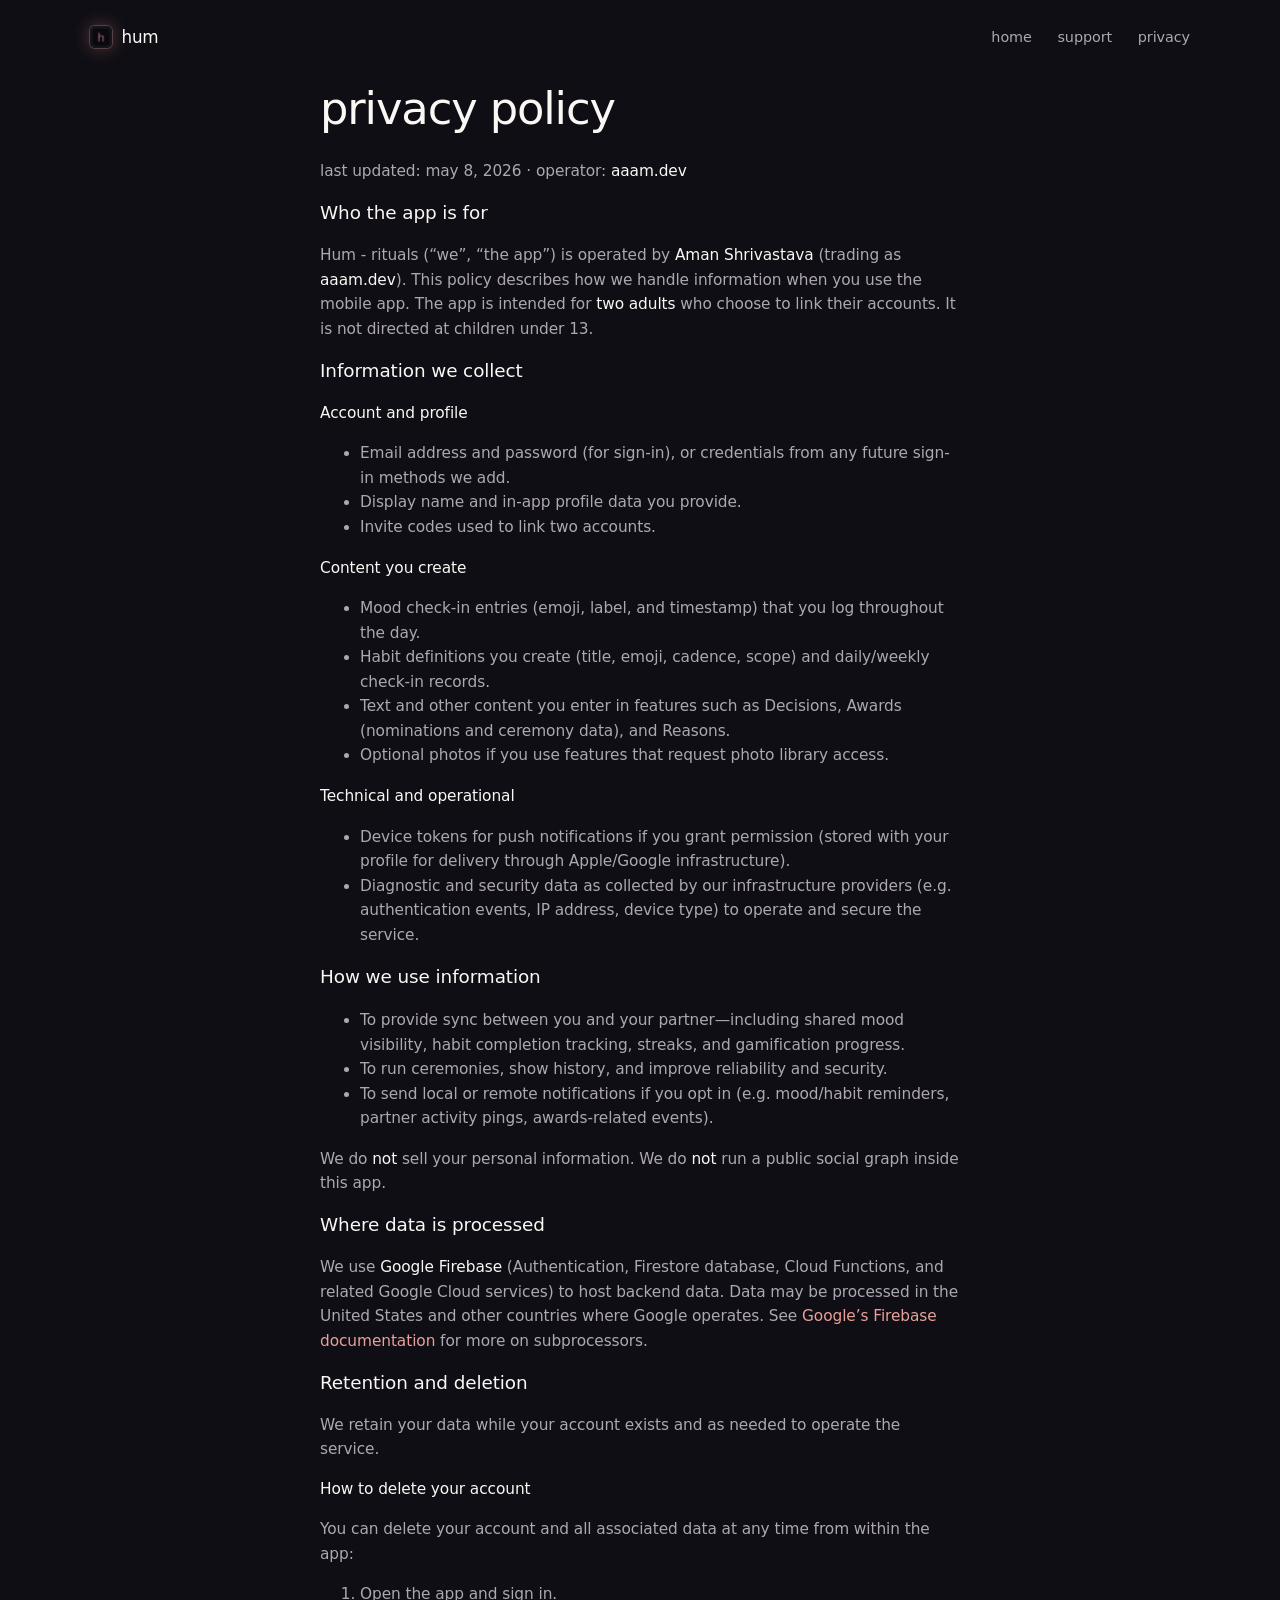
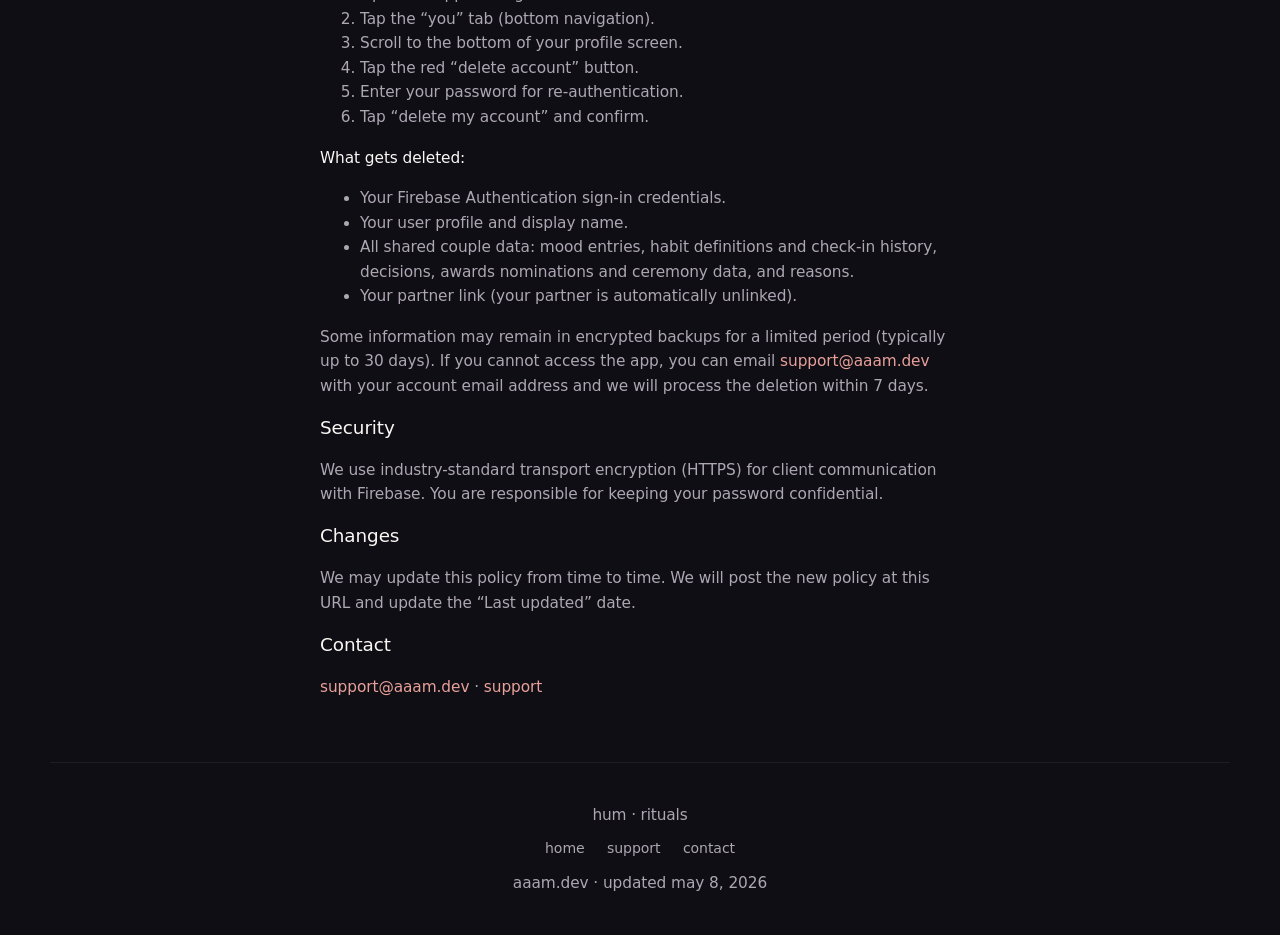
<file: humm/privacy.html>
<!doctype html>
<html lang="en">
  <head>
    <meta charset="utf-8" />
    <meta name="viewport" content="width=device-width, initial-scale=1, viewport-fit=cover" />
    <meta name="theme-color" content="#0F0E14" />
    <meta name="color-scheme" content="dark" />
    <title>privacy &middot; hum &middot; rituals</title>
    <meta name="description" content="privacy policy for hum &middot; rituals" />
    <link rel="icon" type="image/png" sizes="32x32" href="images/favicon-32.png" />
    <link rel="icon" type="image/png" sizes="1024x1024" href="images/icon-1024.png" />
    <link rel="apple-touch-icon" sizes="180x180" href="images/icon-180.png" />
    <link rel="stylesheet" href="style.css" />
  </head>
  <body class="page-doc">
    <header class="topbar">
      <a href="index.html" class="brand" aria-label="back to hum home">
        <img class="brand-mark" src="images/icon-180.png" alt="" width="22" height="22" decoding="async" />
        <span class="brand-name">hum</span>
      </a>
      <nav class="topnav" aria-label="primary">
        <a href="index.html">home</a>
        <a href="support.html">support</a>
        <a href="privacy.html">privacy</a>
      </nav>
    </header>
    <main class="privacy">
      <h1>privacy policy</h1>
      <p class="meta">last updated: <span id="updated">may 8, 2026</span> &middot; operator: <strong>aaam.dev</strong></p>

      <h2>Who the app is for</h2>
      <p>
        Hum - rituals (&ldquo;we&rdquo;, &ldquo;the app&rdquo;) is operated by <strong>Aman Shrivastava</strong> (trading as <strong>aaam.dev</strong>). This policy describes how we handle information when you use the mobile app. The app is intended for
        <strong>two adults</strong> who choose to link their accounts. It is not directed at children under 13.
      </p>

      <h2>Information we collect</h2>
      <p><strong>Account and profile</strong></p>
      <ul>
        <li>Email address and password (for sign-in), or credentials from any future sign-in methods we add.</li>
        <li>Display name and in-app profile data you provide.</li>
        <li>Invite codes used to link two accounts.</li>
      </ul>
      <p><strong>Content you create</strong></p>
      <ul>
        <li>Mood check-in entries (emoji, label, and timestamp) that you log throughout the day.</li>
        <li>Habit definitions you create (title, emoji, cadence, scope) and daily/weekly check-in records.</li>
        <li>Text and other content you enter in features such as Decisions, Awards (nominations and ceremony data), and Reasons.</li>
        <li>Optional photos if you use features that request photo library access.</li>
      </ul>
      <p><strong>Technical and operational</strong></p>
      <ul>
        <li>Device tokens for push notifications if you grant permission (stored with your profile for delivery through Apple/Google infrastructure).</li>
        <li>Diagnostic and security data as collected by our infrastructure providers (e.g. authentication events, IP address, device type) to operate and secure the service.</li>
      </ul>

      <h2>How we use information</h2>
      <ul>
        <li>To provide sync between you and your partner&mdash;including shared mood visibility, habit completion tracking, streaks, and gamification progress.</li>
        <li>To run ceremonies, show history, and improve reliability and security.</li>
        <li>To send local or remote notifications if you opt in (e.g. mood/habit reminders, partner activity pings, awards-related events).</li>
      </ul>
      <p>We do <strong>not</strong> sell your personal information. We do <strong>not</strong> run a public social graph inside this app.</p>

      <h2>Where data is processed</h2>
      <p>
        We use <strong>Google Firebase</strong> (Authentication, Firestore database, Cloud Functions, and related Google Cloud services) to host backend data. Data may be processed in the United States and other countries where Google operates. See
        <a href="https://firebase.google.com/support/privacy">Google&rsquo;s Firebase documentation</a> for more on subprocessors.
      </p>

      <h2>Retention and deletion</h2>
      <p>
        We retain your data while your account exists and as needed to operate the service.
      </p>
      <p><strong>How to delete your account</strong></p>
      <p>
        You can delete your account and all associated data at any time from within the app:
      </p>
      <ol>
        <li>Open the app and sign in.</li>
        <li>Tap the &ldquo;you&rdquo; tab (bottom navigation).</li>
        <li>Scroll to the bottom of your profile screen.</li>
        <li>Tap the red &ldquo;delete account&rdquo; button.</li>
        <li>Enter your password for re-authentication.</li>
        <li>Tap &ldquo;delete my account&rdquo; and confirm.</li>
      </ol>
      <p><strong>What gets deleted:</strong></p>
      <ul>
        <li>Your Firebase Authentication sign-in credentials.</li>
        <li>Your user profile and display name.</li>
        <li>All shared couple data: mood entries, habit definitions and check-in history, decisions, awards nominations and ceremony data, and reasons.</li>
        <li>Your partner link (your partner is automatically unlinked).</li>
      </ul>
      <p>
        Some information may remain in encrypted backups for a limited period (typically up to 30 days). If you cannot access the app, you can email
        <a href="mailto:support@aaam.dev">support@aaam.dev</a> with your account email address and we will process the deletion within 7 days.
      </p>

      <h2>Security</h2>
      <p>We use industry-standard transport encryption (HTTPS) for client communication with Firebase. You are responsible for keeping your password confidential.</p>

      <h2>Changes</h2>
      <p>We may update this policy from time to time. We will post the new policy at this URL and update the &ldquo;Last updated&rdquo; date.</p>

      <h2>Contact</h2>
      <p><a href="mailto:support@aaam.dev">support@aaam.dev</a> &middot; <a href="support.html">support</a></p>
    </main>
    <footer class="site-footer">
      <p class="footer-brand">hum &middot; rituals</p>
      <nav aria-label="footer">
        <a href="index.html">home</a>
        <a href="support.html">support</a>
        <a href="mailto:support@aaam.dev">contact</a>
      </nav>
      <p class="footer-meta">aaam.dev &middot; updated may 8, 2026</p>
    </footer>
  </body>
</html>
</file>
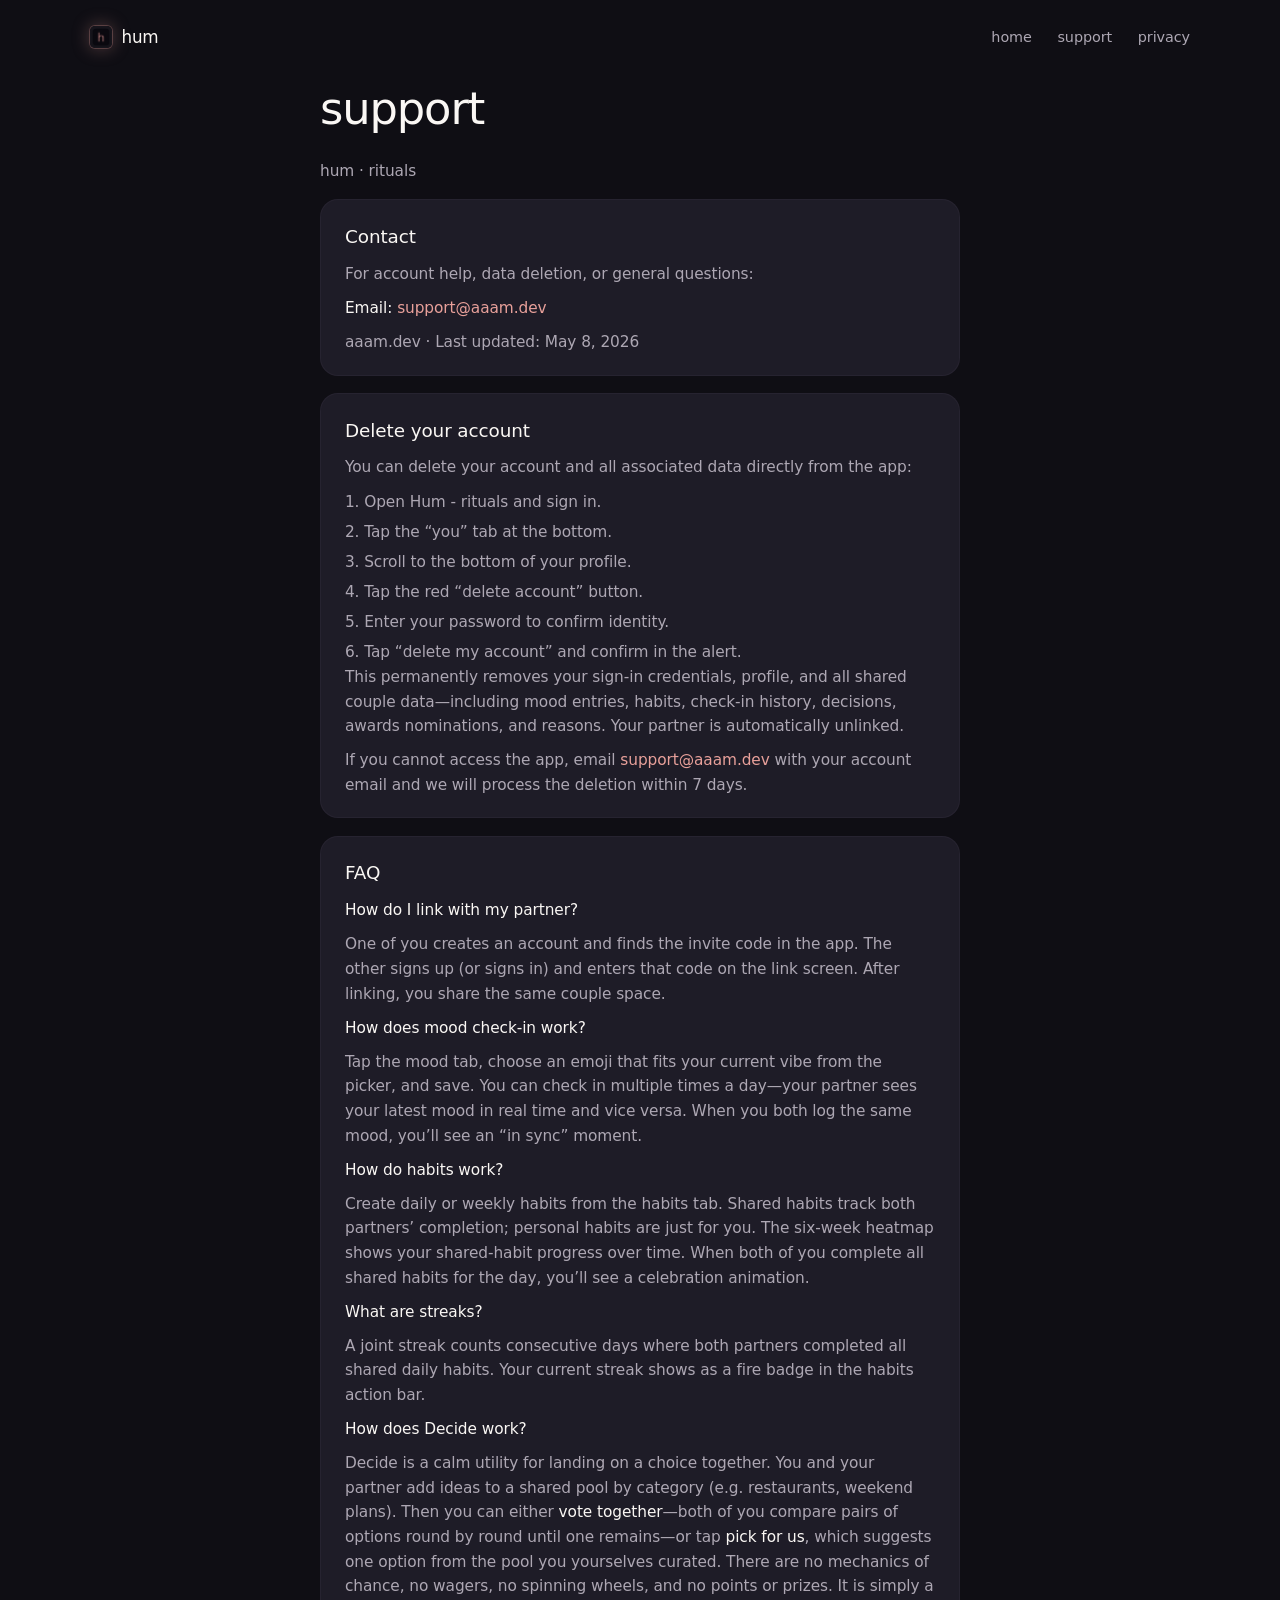
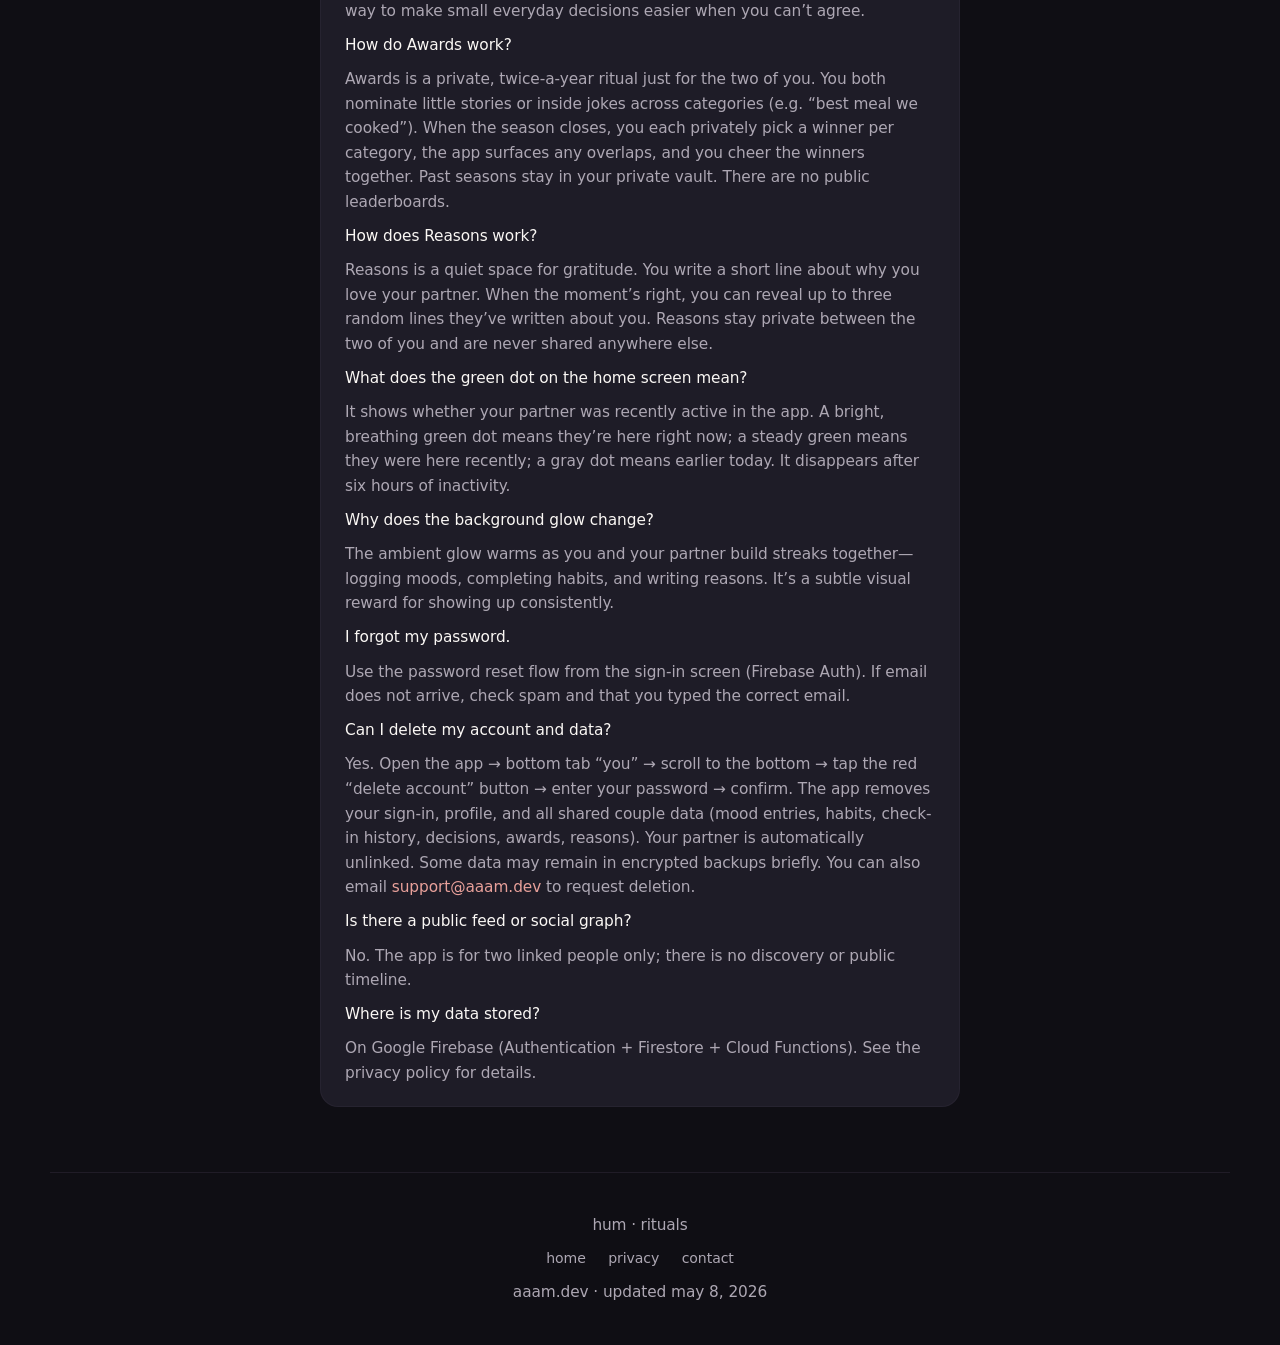
<file: humm/support.html>
<!doctype html>
<html lang="en">
  <head>
    <meta charset="utf-8" />
    <meta name="viewport" content="width=device-width, initial-scale=1, viewport-fit=cover" />
    <meta name="theme-color" content="#0F0E14" />
    <meta name="color-scheme" content="dark" />
    <title>support &middot; hum &middot; rituals</title>
    <meta name="description" content="support and FAQ for hum &middot; rituals" />
    <link rel="icon" type="image/png" sizes="32x32" href="images/favicon-32.png" />
    <link rel="icon" type="image/png" sizes="1024x1024" href="images/icon-1024.png" />
    <link rel="apple-touch-icon" sizes="180x180" href="images/icon-180.png" />
    <link rel="stylesheet" href="style.css" />
  </head>
  <body class="page-doc">
    <header class="topbar">
      <a href="index.html" class="brand" aria-label="back to hum home">
        <img class="brand-mark" src="images/icon-180.png" alt="" width="22" height="22" decoding="async" />
        <span class="brand-name">hum</span>
      </a>
      <nav class="topnav" aria-label="primary">
        <a href="index.html">home</a>
        <a href="support.html">support</a>
        <a href="privacy.html">privacy</a>
      </nav>
    </header>
    <main>
      <h1>support</h1>
      <p class="meta">hum &middot; rituals</p>
      <div class="card">
        <h2>Contact</h2>
        <p>For account help, data deletion, or general questions:</p>
        <p>
          <strong>Email:</strong>
          <a id="contact-email" href="mailto:support@aaam.dev">support@aaam.dev</a>
        </p>
        <p class="meta">aaam.dev · Last updated: May 8, 2026</p>
      </div>
      <div class="card">
        <h2>Delete your account</h2>
        <p>You can delete your account and all associated data directly from the app:</p>
        <ol>
          <li>Open Hum - rituals and sign in.</li>
          <li>Tap the &ldquo;you&rdquo; tab at the bottom.</li>
          <li>Scroll to the bottom of your profile.</li>
          <li>Tap the red &ldquo;delete account&rdquo; button.</li>
          <li>Enter your password to confirm identity.</li>
          <li>Tap &ldquo;delete my account&rdquo; and confirm in the alert.</li>
        </ol>
        <p>This permanently removes your sign-in credentials, profile, and all shared couple data&mdash;including mood entries, habits, check-in history, decisions, awards nominations, and reasons. Your partner is automatically unlinked.</p>
        <p>If you cannot access the app, email <a href="mailto:support@aaam.dev">support@aaam.dev</a> with your account email and we will process the deletion within 7 days.</p>
      </div>
      <div class="card">
        <h2>FAQ</h2>
        <p><strong>How do I link with my partner?</strong></p>
        <p>
          One of you creates an account and finds the invite code in the app. The other signs up (or signs in) and enters that code on the link screen. After linking, you share the same couple space.
        </p>
        <p><strong>How does mood check-in work?</strong></p>
        <p>
          Tap the mood tab, choose an emoji that fits your current vibe from the picker, and save. You can check in multiple times a day&mdash;your partner sees your latest mood in real time and vice versa. When you both log the same mood, you&rsquo;ll see an &ldquo;in sync&rdquo; moment.
        </p>
        <p><strong>How do habits work?</strong></p>
        <p>
          Create daily or weekly habits from the habits tab. Shared habits track both partners&rsquo; completion; personal habits are just for you. The six-week heatmap shows your shared-habit progress over time. When both of you complete all shared habits for the day, you&rsquo;ll see a celebration animation.
        </p>
        <p><strong>What are streaks?</strong></p>
        <p>
          A joint streak counts consecutive days where both partners completed all shared daily habits. Your current streak shows as a fire badge in the habits action bar.
        </p>
        <p><strong>How does Decide work?</strong></p>
        <p>
          Decide is a calm utility for landing on a choice together. You and your partner add ideas to a shared pool by category (e.g. restaurants, weekend plans). Then you can either <strong>vote together</strong>&mdash;both of you compare pairs of options round by round until one remains&mdash;or tap <strong>pick for us</strong>, which suggests one option from the pool you yourselves curated. There are no mechanics of chance, no wagers, no spinning wheels, and no points or prizes. It is simply a way to make small everyday decisions easier when you can&rsquo;t agree.
        </p>
        <p><strong>How do Awards work?</strong></p>
        <p>
          Awards is a private, twice-a-year ritual just for the two of you. You both nominate little stories or inside jokes across categories (e.g. &ldquo;best meal we cooked&rdquo;). When the season closes, you each privately pick a winner per category, the app surfaces any overlaps, and you cheer the winners together. Past seasons stay in your private vault. There are no public leaderboards.
        </p>
        <p><strong>How does Reasons work?</strong></p>
        <p>
          Reasons is a quiet space for gratitude. You write a short line about why you love your partner. When the moment&rsquo;s right, you can reveal up to three random lines they&rsquo;ve written about you. Reasons stay private between the two of you and are never shared anywhere else.
        </p>
        <p><strong>What does the green dot on the home screen mean?</strong></p>
        <p>
          It shows whether your partner was recently active in the app. A bright, breathing green dot means they&rsquo;re here right now; a steady green means they were here recently; a gray dot means earlier today. It disappears after six hours of inactivity.
        </p>
        <p><strong>Why does the background glow change?</strong></p>
        <p>
          The ambient glow warms as you and your partner build streaks together&mdash;logging moods, completing habits, and writing reasons. It&rsquo;s a subtle visual reward for showing up consistently.
        </p>
        <p><strong>I forgot my password.</strong></p>
        <p>Use the password reset flow from the sign-in screen (Firebase Auth). If email does not arrive, check spam and that you typed the correct email.</p>
        <p><strong>Can I delete my account and data?</strong></p>
        <p>
          Yes. Open the app &rarr; bottom tab &ldquo;you&rdquo; &rarr; scroll to the bottom &rarr; tap the red &ldquo;delete account&rdquo; button &rarr; enter your password &rarr; confirm. The app removes your sign-in, profile, and all shared couple data (mood entries, habits, check-in history, decisions, awards, reasons). Your partner is automatically unlinked. Some data may remain in encrypted backups briefly. You can also email <a href="mailto:support@aaam.dev">support@aaam.dev</a> to request deletion.
        </p>
        <p><strong>Is there a public feed or social graph?</strong></p>
        <p>No. The app is for two linked people only; there is no discovery or public timeline.</p>
        <p><strong>Where is my data stored?</strong></p>
        <p>On Google Firebase (Authentication + Firestore + Cloud Functions). See the privacy policy for details.</p>
      </div>
    </main>
    <footer class="site-footer">
      <p class="footer-brand">hum &middot; rituals</p>
      <nav aria-label="footer">
        <a href="index.html">home</a>
        <a href="privacy.html">privacy</a>
        <a href="mailto:support@aaam.dev">contact</a>
      </nav>
      <p class="footer-meta">aaam.dev &middot; updated may 8, 2026</p>
    </footer>
  </body>
</html>
</file>
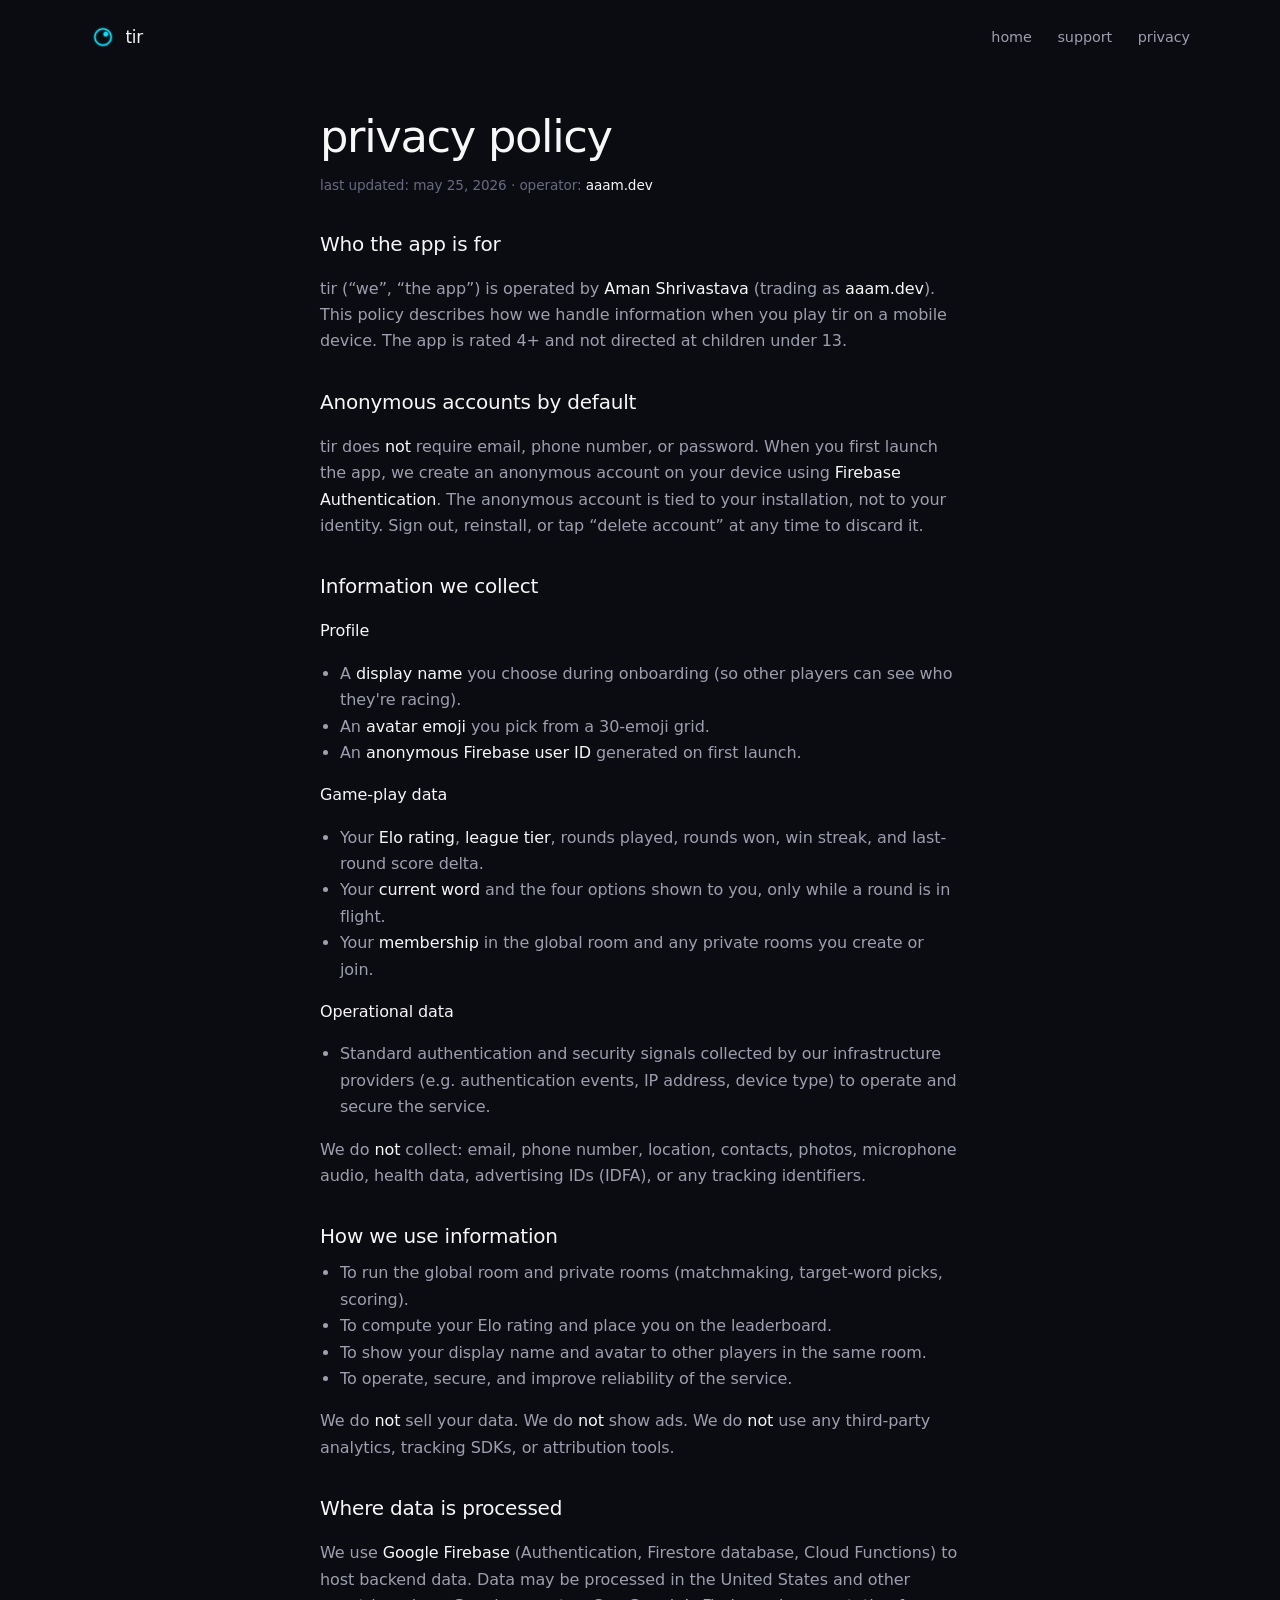
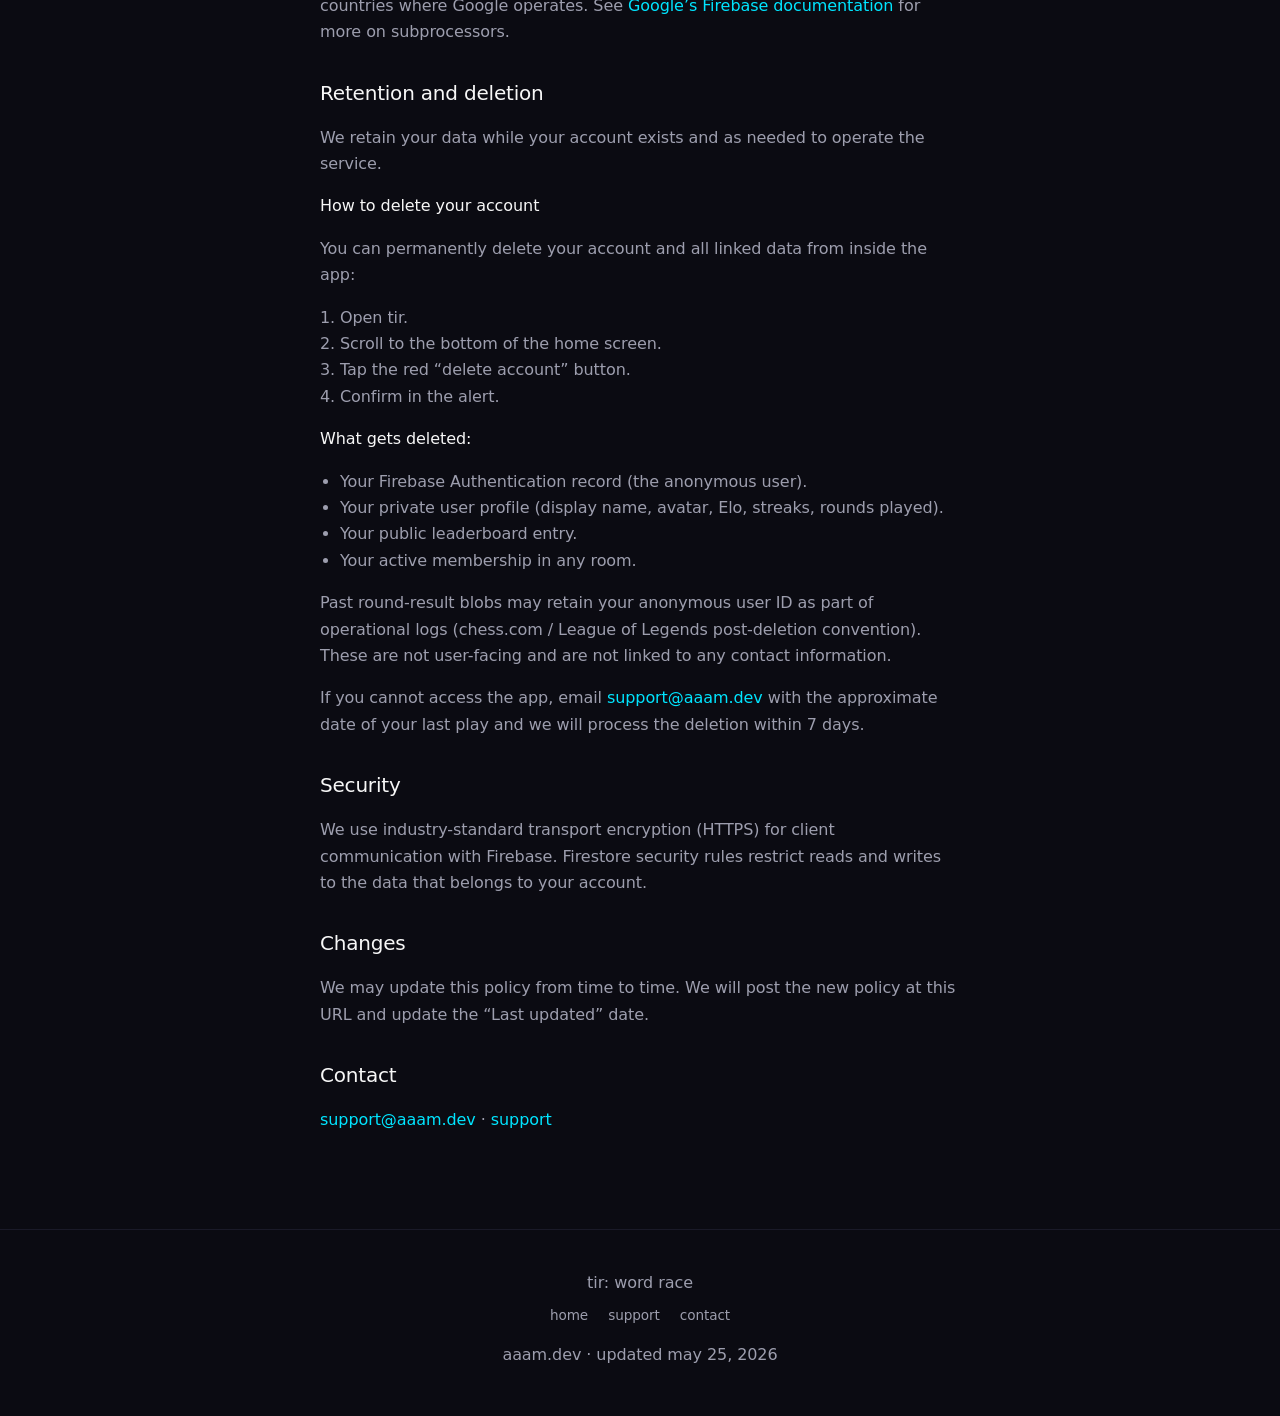
<file: tir/privacy.html>
<!doctype html>
<html lang="en">
  <head>
    <meta charset="utf-8" />
    <meta name="viewport" content="width=device-width, initial-scale=1, viewport-fit=cover" />
    <meta name="theme-color" content="#0B0B12" />
    <meta name="color-scheme" content="dark" />
    <title>privacy &middot; tir</title>
    <meta name="description" content="Privacy policy for tir, the live semantic word race. What we collect, how it's stored on Firebase, and how to delete your data." />

    <meta property="og:type" content="website" />
    <meta property="og:site_name" content="tir &middot; word race" />
    <meta property="og:title" content="privacy &middot; tir" />
    <meta property="og:description" content="What tir collects, how it's stored, and how to delete your data." />
    <meta property="og:url" content="https://aaam.dev/tir/privacy.html" />
    <meta property="og:image" content="https://aaam.dev/tir/images/og-cover.png" />

    <link rel="canonical" href="https://aaam.dev/tir/privacy.html" />
    <link rel="icon" type="image/png" sizes="32x32" href="images/favicon-32.png" />
    <link rel="icon" type="image/png" sizes="1024x1024" href="images/icon-1024.png" />
    <link rel="apple-touch-icon" sizes="180x180" href="images/icon-180.png" />
    <link rel="stylesheet" href="style.css" />

    <script type="application/ld+json">
    {
      "@context": "https://schema.org",
      "@type": "BreadcrumbList",
      "itemListElement": [
        { "@type": "ListItem", "position": 1, "name": "aaam.dev", "item": "https://aaam.dev/" },
        { "@type": "ListItem", "position": 2, "name": "tir", "item": "https://aaam.dev/tir/" },
        { "@type": "ListItem", "position": 3, "name": "privacy", "item": "https://aaam.dev/tir/privacy.html" }
      ]
    }
    </script>
  </head>
  <body class="page-doc">
    <header class="topbar">
      <a href="index.html" class="brand" aria-label="back to tir home">
        <img class="brand-mark" src="images/icon-180.png" alt="" width="22" height="22" decoding="async" />
        <span class="brand-name">tir</span>
      </a>
      <nav class="topnav" aria-label="primary">
        <a href="index.html">home</a>
        <a href="support.html">support</a>
        <a href="privacy.html">privacy</a>
      </nav>
    </header>

    <main class="privacy">
      <h1>privacy policy</h1>
      <p class="meta">last updated: may 25, 2026 &middot; operator: <strong>aaam.dev</strong></p>

      <h2>Who the app is for</h2>
      <p>
        tir (&ldquo;we&rdquo;, &ldquo;the app&rdquo;) is operated by
        <strong>Aman Shrivastava</strong> (trading as <strong>aaam.dev</strong>).
        This policy describes how we handle information when you play tir on
        a mobile device. The app is rated 4+ and not directed at children
        under 13.
      </p>

      <h2>Anonymous accounts by default</h2>
      <p>
        tir does <strong>not</strong> require email, phone number, or
        password. When you first launch the app, we create an anonymous
        account on your device using <strong>Firebase Authentication</strong>.
        The anonymous account is tied to your installation, not to your
        identity. Sign out, reinstall, or tap &ldquo;delete account&rdquo;
        at any time to discard it.
      </p>

      <h2>Information we collect</h2>
      <p><strong>Profile</strong></p>
      <ul>
        <li>A <strong>display name</strong> you choose during onboarding (so other players can see who they're racing).</li>
        <li>An <strong>avatar emoji</strong> you pick from a 30-emoji grid.</li>
        <li>An <strong>anonymous Firebase user ID</strong> generated on first launch.</li>
      </ul>
      <p><strong>Game-play data</strong></p>
      <ul>
        <li>Your <strong>Elo rating</strong>, <strong>league tier</strong>, rounds played, rounds won, win streak, and last-round score delta.</li>
        <li>Your <strong>current word</strong> and the four options shown to you, only while a round is in flight.</li>
        <li>Your <strong>membership</strong> in the global room and any private rooms you create or join.</li>
      </ul>
      <p><strong>Operational data</strong></p>
      <ul>
        <li>Standard authentication and security signals collected by our infrastructure providers (e.g. authentication events, IP address, device type) to operate and secure the service.</li>
      </ul>
      <p>We do <strong>not</strong> collect: email, phone number, location, contacts, photos, microphone audio, health data, advertising IDs (IDFA), or any tracking identifiers.</p>

      <h2>How we use information</h2>
      <ul>
        <li>To run the global room and private rooms (matchmaking, target-word picks, scoring).</li>
        <li>To compute your Elo rating and place you on the leaderboard.</li>
        <li>To show your display name and avatar to other players in the same room.</li>
        <li>To operate, secure, and improve reliability of the service.</li>
      </ul>
      <p>
        We do <strong>not</strong> sell your data. We do
        <strong>not</strong> show ads. We do <strong>not</strong> use any
        third-party analytics, tracking SDKs, or attribution tools.
      </p>

      <h2>Where data is processed</h2>
      <p>
        We use <strong>Google Firebase</strong> (Authentication, Firestore
        database, Cloud Functions) to host backend data. Data may be
        processed in the United States and other countries where Google
        operates. See
        <a href="https://firebase.google.com/support/privacy">Google&rsquo;s Firebase documentation</a>
        for more on subprocessors.
      </p>

      <h2>Retention and deletion</h2>
      <p>We retain your data while your account exists and as needed to operate the service.</p>

      <p><strong>How to delete your account</strong></p>
      <p>You can permanently delete your account and all linked data from inside the app:</p>
      <ol>
        <li>Open tir.</li>
        <li>Scroll to the bottom of the home screen.</li>
        <li>Tap the red &ldquo;delete account&rdquo; button.</li>
        <li>Confirm in the alert.</li>
      </ol>
      <p><strong>What gets deleted:</strong></p>
      <ul>
        <li>Your Firebase Authentication record (the anonymous user).</li>
        <li>Your private user profile (display name, avatar, Elo, streaks, rounds played).</li>
        <li>Your public leaderboard entry.</li>
        <li>Your active membership in any room.</li>
      </ul>
      <p>
        Past round-result blobs may retain your anonymous user ID as part
        of operational logs (chess.com / League of Legends post-deletion
        convention). These are not user-facing and are not linked to any
        contact information.
      </p>
      <p>
        If you cannot access the app, email
        <a href="mailto:support@aaam.dev">support@aaam.dev</a> with the
        approximate date of your last play and we will process the
        deletion within 7 days.
      </p>

      <h2>Security</h2>
      <p>We use industry-standard transport encryption (HTTPS) for client communication with Firebase. Firestore security rules restrict reads and writes to the data that belongs to your account.</p>

      <h2>Changes</h2>
      <p>We may update this policy from time to time. We will post the new policy at this URL and update the &ldquo;Last updated&rdquo; date.</p>

      <h2>Contact</h2>
      <p><a href="mailto:support@aaam.dev">support@aaam.dev</a> &middot; <a href="support.html">support</a></p>
    </main>

    <footer class="site-footer">
      <p class="footer-brand">tir: word race</p>
      <nav aria-label="footer">
        <a href="index.html">home</a>
        <a href="support.html">support</a>
        <a href="mailto:support@aaam.dev">contact</a>
      </nav>
      <p class="footer-meta"><a href="/">aaam.dev</a> &middot; updated may 25, 2026</p>
    </footer>
  </body>
</html>
</file>
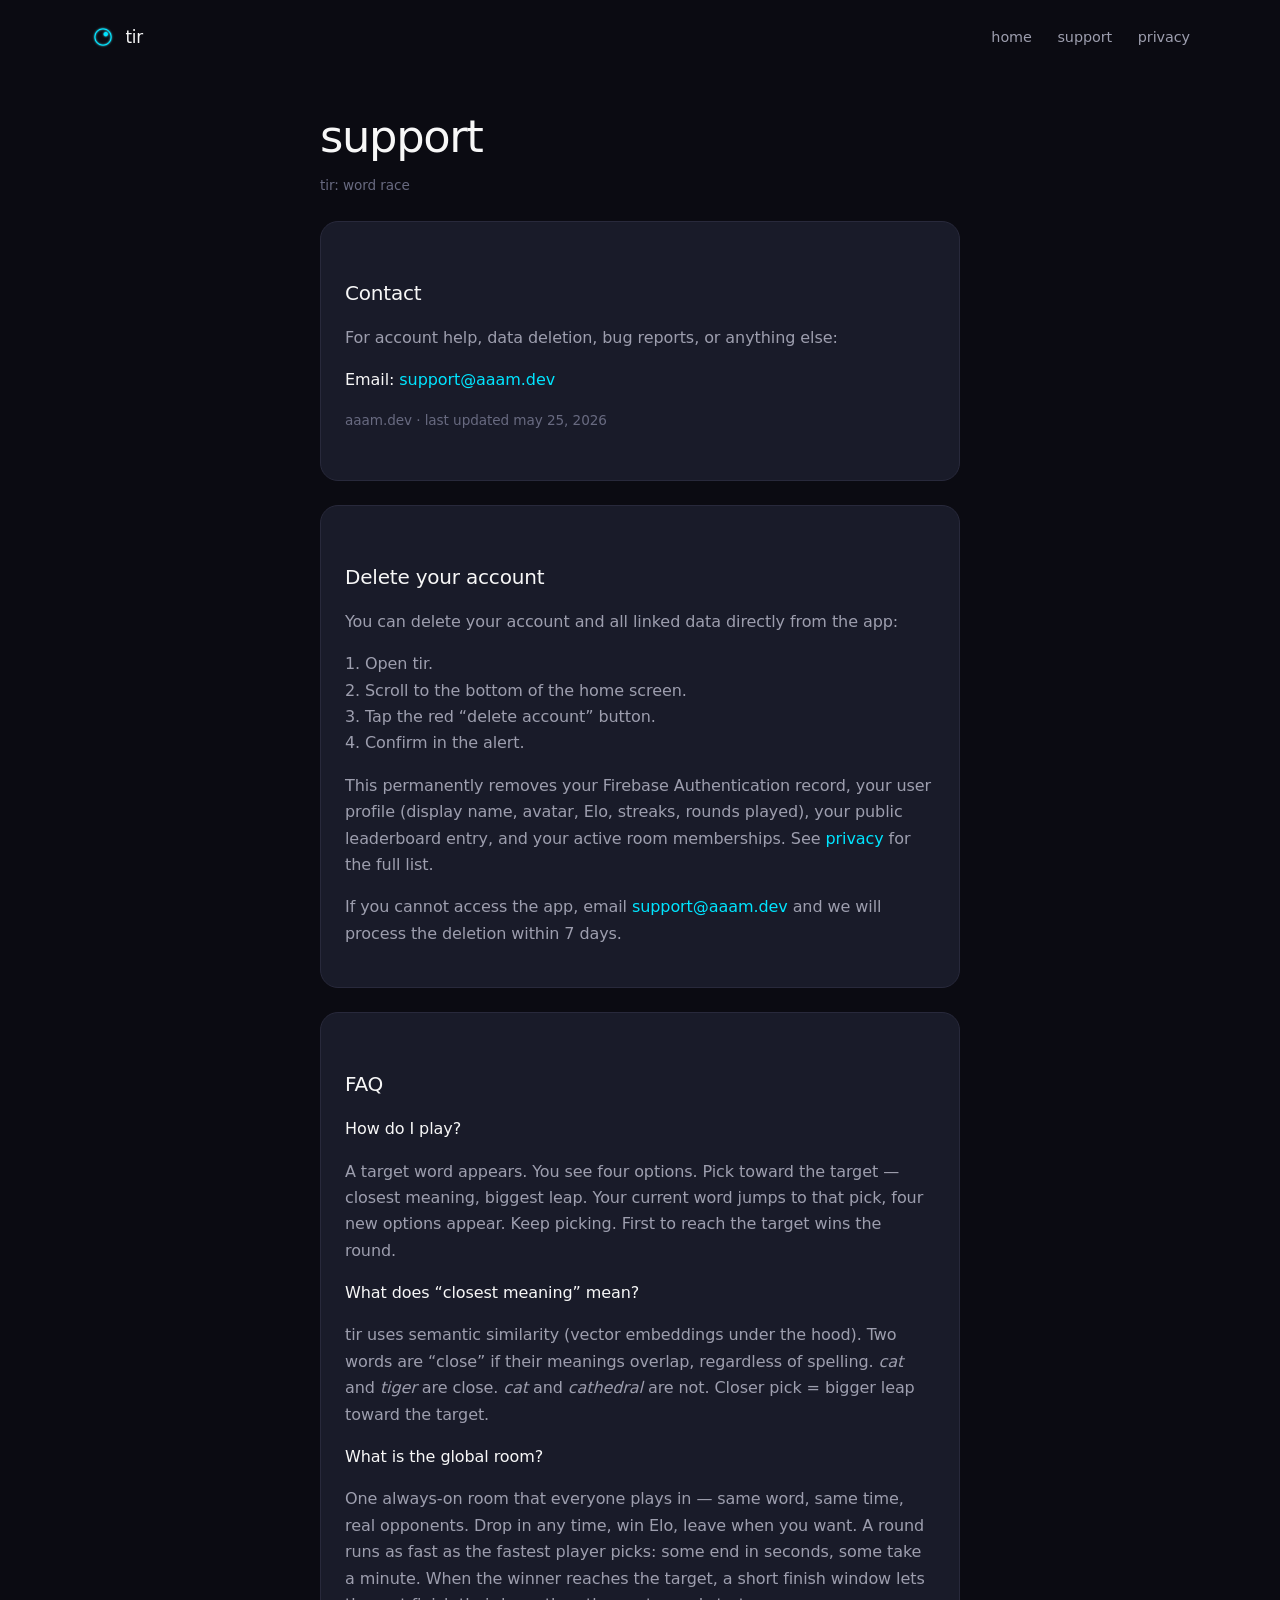
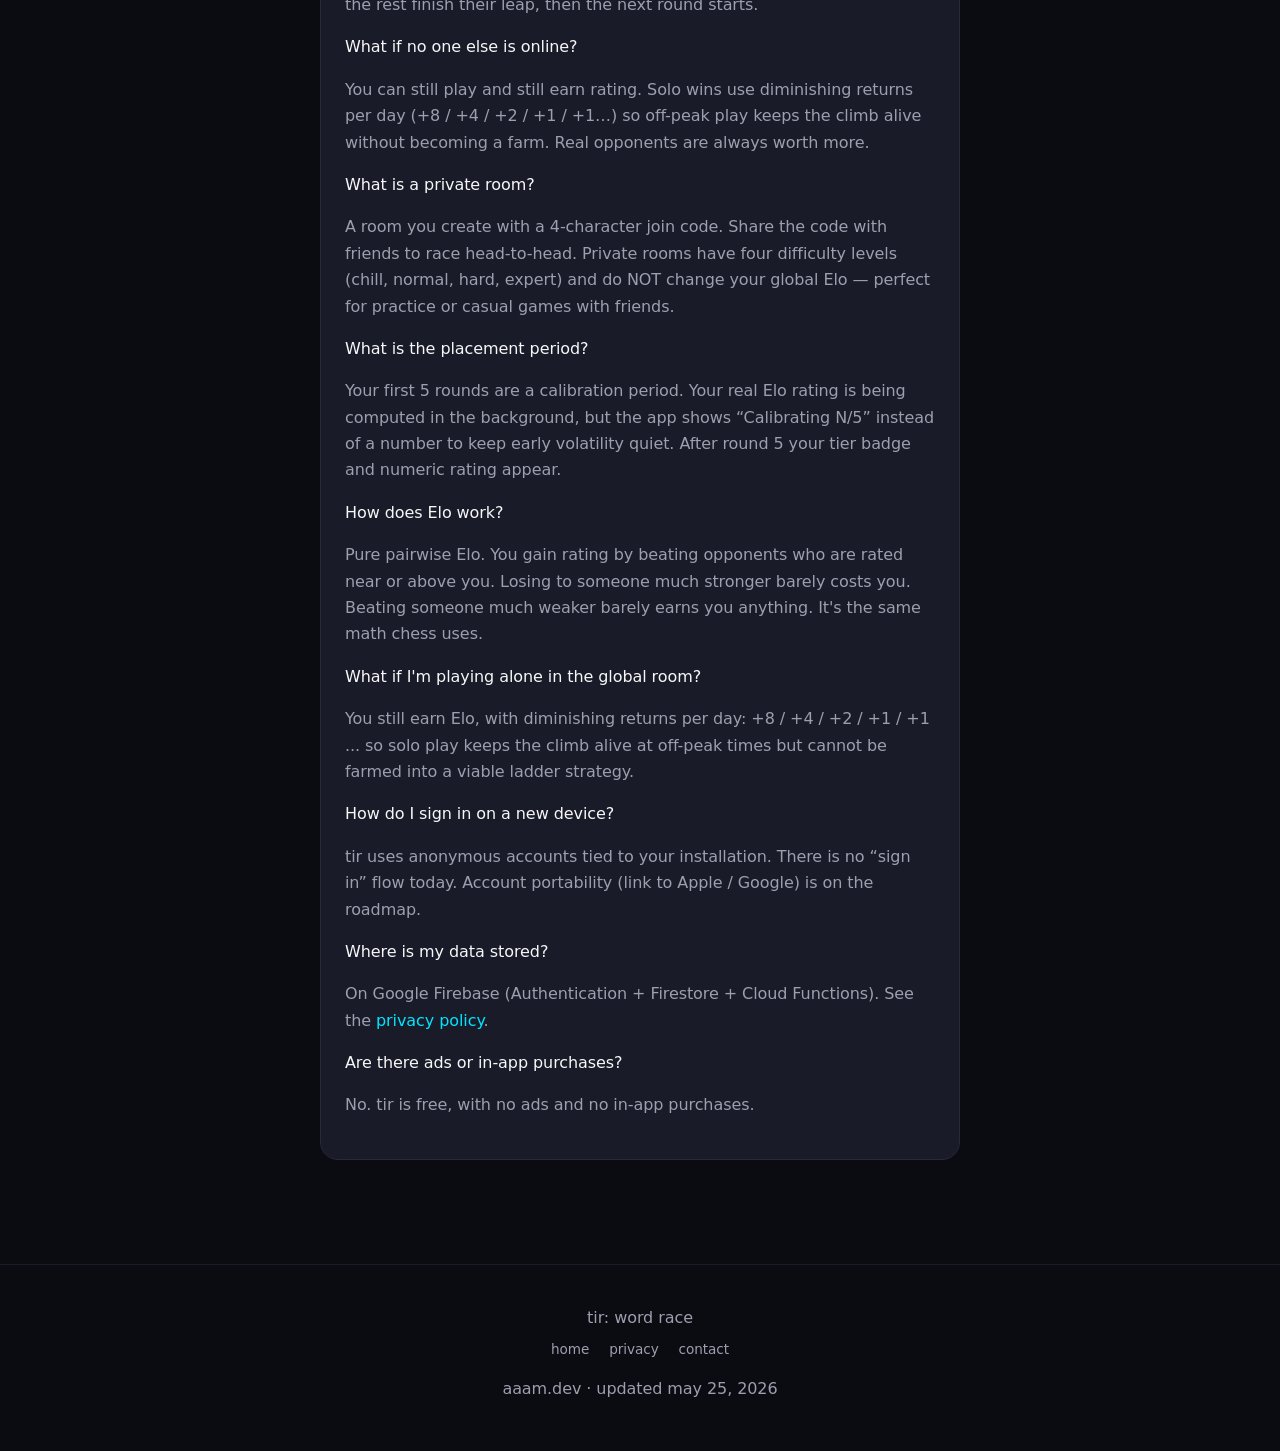
<file: tir/support.html>
<!doctype html>
<html lang="en">
  <head>
    <meta charset="utf-8" />
    <meta name="viewport" content="width=device-width, initial-scale=1, viewport-fit=cover" />
    <meta name="theme-color" content="#0B0B12" />
    <meta name="color-scheme" content="dark" />
    <title>support &middot; tir</title>
    <meta name="description" content="Support and FAQ for tir, the live semantic word race. How to play, the global room, Elo ranking, private rooms, data, and account deletion." />

    <meta property="og:type" content="website" />
    <meta property="og:site_name" content="tir &middot; word race" />
    <meta property="og:title" content="support &middot; tir" />
    <meta property="og:description" content="How to play, the global room, Elo ranking, private rooms, data, and account deletion." />
    <meta property="og:url" content="https://aaam.dev/tir/support.html" />
    <meta property="og:image" content="https://aaam.dev/tir/images/og-cover.png" />

    <link rel="canonical" href="https://aaam.dev/tir/support.html" />
    <link rel="icon" type="image/png" sizes="32x32" href="images/favicon-32.png" />
    <link rel="icon" type="image/png" sizes="1024x1024" href="images/icon-1024.png" />
    <link rel="apple-touch-icon" sizes="180x180" href="images/icon-180.png" />
    <link rel="stylesheet" href="style.css" />

    <!-- FAQPage structured data — mirrors the visible FAQ below. Eligible for
         FAQ rich results and heavily used by AI answer engines for grounding. -->
    <script type="application/ld+json">
    {
      "@context": "https://schema.org",
      "@type": "FAQPage",
      "mainEntity": [
        {
          "@type": "Question",
          "name": "How do I play tir?",
          "acceptedAnswer": { "@type": "Answer", "text": "A target word appears. You see four options. Pick toward the target — closest meaning, biggest leap. Your current word jumps to that pick and four new options appear. Keep picking. The first to reach the target wins the round." }
        },
        {
          "@type": "Question",
          "name": "What does \"closest meaning\" mean?",
          "acceptedAnswer": { "@type": "Answer", "text": "tir uses semantic similarity (vector embeddings). Two words are close if their meanings overlap, regardless of spelling. cat and tiger are close; cat and cathedral are not. A closer pick is a bigger leap toward the target." }
        },
        {
          "@type": "Question",
          "name": "What is the global room?",
          "acceptedAnswer": { "@type": "Answer", "text": "One always-on room that everyone plays in — same word, same time, real opponents. Drop in any time, win Elo, and leave when you want. A round runs as fast as the fastest player picks; when the winner reaches the target a short finish window lets the rest finish, then the next round starts." }
        },
        {
          "@type": "Question",
          "name": "What if no one else is online?",
          "acceptedAnswer": { "@type": "Answer", "text": "You can still play and still earn rating. Solo wins use diminishing returns per day (+8 / +4 / +2 / +1 / +1…) so off-peak play keeps the climb alive without becoming a farm. Real opponents are always worth more." }
        },
        {
          "@type": "Question",
          "name": "What is a private room?",
          "acceptedAnswer": { "@type": "Answer", "text": "A room you create with a 4-character join code. Share the code with friends to race head-to-head. Private rooms have four difficulty levels (chill, normal, hard, expert) and do not change your global Elo — perfect for practice or casual games." }
        },
        {
          "@type": "Question",
          "name": "What is the placement period?",
          "acceptedAnswer": { "@type": "Answer", "text": "Your first 5 rounds are a calibration period. Your real Elo rating is computed in the background, but the app shows \"Calibrating N/5\" to keep early volatility quiet. After round 5 your tier badge and numeric rating appear." }
        },
        {
          "@type": "Question",
          "name": "How does Elo work in tir?",
          "acceptedAnswer": { "@type": "Answer", "text": "Pure pairwise Elo — the same math chess uses. You gain rating by beating opponents rated near or above you. Losing to someone much stronger barely costs you; beating someone much weaker barely earns you anything." }
        },
        {
          "@type": "Question",
          "name": "How do I sign in on a new device?",
          "acceptedAnswer": { "@type": "Answer", "text": "tir uses anonymous accounts tied to your installation. There is no sign-in flow today. Account portability (link to Apple or Google) is on the roadmap." }
        },
        {
          "@type": "Question",
          "name": "Where is my data stored?",
          "acceptedAnswer": { "@type": "Answer", "text": "On Google Firebase (Authentication, Firestore, and Cloud Functions). See the privacy policy for details." }
        },
        {
          "@type": "Question",
          "name": "Are there ads or in-app purchases?",
          "acceptedAnswer": { "@type": "Answer", "text": "No. tir is free, with no ads and no in-app purchases." }
        },
        {
          "@type": "Question",
          "name": "How do I delete my account?",
          "acceptedAnswer": { "@type": "Answer", "text": "Open tir, scroll to the bottom of the home screen, tap the red \"delete account\" button, and confirm. This permanently removes your authentication record, profile, public leaderboard entry, and room memberships. If you cannot access the app, email support@aaam.dev and we will process the deletion within 7 days." }
        }
      ]
    }
    </script>
  </head>
  <body class="page-doc">
    <header class="topbar">
      <a href="index.html" class="brand" aria-label="back to tir home">
        <img class="brand-mark" src="images/icon-180.png" alt="" width="22" height="22" decoding="async" />
        <span class="brand-name">tir</span>
      </a>
      <nav class="topnav" aria-label="primary">
        <a href="index.html">home</a>
        <a href="support.html">support</a>
        <a href="privacy.html">privacy</a>
      </nav>
    </header>

    <main>
      <h1>support</h1>
      <p class="meta">tir: word race</p>

      <div class="card">
        <h2>Contact</h2>
        <p>For account help, data deletion, bug reports, or anything else:</p>
        <p>
          <strong>Email:</strong>
          <a href="mailto:support@aaam.dev">support@aaam.dev</a>
        </p>
        <p class="meta">aaam.dev · last updated may 25, 2026</p>
      </div>

      <div class="card">
        <h2>Delete your account</h2>
        <p>You can delete your account and all linked data directly from the app:</p>
        <ol>
          <li>Open tir.</li>
          <li>Scroll to the bottom of the home screen.</li>
          <li>Tap the red &ldquo;delete account&rdquo; button.</li>
          <li>Confirm in the alert.</li>
        </ol>
        <p>
          This permanently removes your Firebase Authentication record,
          your user profile (display name, avatar, Elo, streaks, rounds
          played), your public leaderboard entry, and your active room
          memberships. See <a href="privacy.html">privacy</a> for the
          full list.
        </p>
        <p>If you cannot access the app, email <a href="mailto:support@aaam.dev">support@aaam.dev</a> and we will process the deletion within 7 days.</p>
      </div>

      <div class="card">
        <h2>FAQ</h2>

        <p><strong>How do I play?</strong></p>
        <p>
          A target word appears. You see four options. Pick toward the
          target &mdash; closest meaning, biggest leap. Your current
          word jumps to that pick, four new options appear. Keep
          picking. First to reach the target wins the round.
        </p>

        <p><strong>What does &ldquo;closest meaning&rdquo; mean?</strong></p>
        <p>
          tir uses semantic similarity (vector embeddings under the
          hood). Two words are &ldquo;close&rdquo; if their meanings
          overlap, regardless of spelling. <em>cat</em> and
          <em>tiger</em> are close. <em>cat</em> and <em>cathedral</em>
          are not. Closer pick = bigger leap toward the target.
        </p>

        <p><strong>What is the global room?</strong></p>
        <p>
          One always-on room that everyone plays in &mdash; same word,
          same time, real opponents. Drop in any time, win Elo, leave
          when you want. A round runs as fast as the fastest player
          picks: some end in seconds, some take a minute. When the
          winner reaches the target, a short finish window lets the
          rest finish their leap, then the next round starts.
        </p>

        <p><strong>What if no one else is online?</strong></p>
        <p>
          You can still play and still earn rating. Solo wins use
          diminishing returns per day (+8 / +4 / +2 / +1 / +1&hellip;)
          so off-peak play keeps the climb alive without becoming a
          farm. Real opponents are always worth more.
        </p>

        <p><strong>What is a private room?</strong></p>
        <p>
          A room you create with a 4-character join code. Share the
          code with friends to race head-to-head. Private rooms have
          four difficulty levels (chill, normal, hard, expert) and do
          NOT change your global Elo &mdash; perfect for practice or
          casual games with friends.
        </p>

        <p><strong>What is the placement period?</strong></p>
        <p>
          Your first 5 rounds are a calibration period. Your real Elo
          rating is being computed in the background, but the app shows
          &ldquo;Calibrating N/5&rdquo; instead of a number to keep
          early volatility quiet. After round 5 your tier badge and
          numeric rating appear.
        </p>

        <p><strong>How does Elo work?</strong></p>
        <p>
          Pure pairwise Elo. You gain rating by beating opponents who
          are rated near or above you. Losing to someone much stronger
          barely costs you. Beating someone much weaker barely earns
          you anything. It's the same math chess uses.
        </p>

        <p><strong>What if I'm playing alone in the global room?</strong></p>
        <p>
          You still earn Elo, with diminishing returns per day:
          +8 / +4 / +2 / +1 / +1 ... so solo play keeps the climb
          alive at off-peak times but cannot be farmed into a viable
          ladder strategy.
        </p>

        <p><strong>How do I sign in on a new device?</strong></p>
        <p>
          tir uses anonymous accounts tied to your installation. There
          is no &ldquo;sign in&rdquo; flow today. Account portability
          (link to Apple / Google) is on the roadmap.
        </p>

        <p><strong>Where is my data stored?</strong></p>
        <p>On Google Firebase (Authentication + Firestore + Cloud Functions). See the <a href="privacy.html">privacy policy</a>.</p>

        <p><strong>Are there ads or in-app purchases?</strong></p>
        <p>No. tir is free, with no ads and no in-app purchases.</p>
      </div>
    </main>

    <footer class="site-footer">
      <p class="footer-brand">tir: word race</p>
      <nav aria-label="footer">
        <a href="index.html">home</a>
        <a href="privacy.html">privacy</a>
        <a href="mailto:support@aaam.dev">contact</a>
      </nav>
      <p class="footer-meta"><a href="/">aaam.dev</a> &middot; updated may 25, 2026</p>
    </footer>
  </body>
</html>
</file>
<file: hum/style.css>
/* hum: for two — marketing site
 * Single stylesheet for index.html, support.html, privacy.html.
 * Mobile-first. Matches the in-app design system.
 *
 * NOTE on .phone aspect ratio:
 *   We do NOT use `aspect-ratio: 1206/2622` on the `.phone` wrapper.
 *   When a flex child has both `aspect-ratio` and `padding`, WebKit
 *   ignores the padding when computing main-axis size, which warps the
 *   image (vertically squished). Instead, the inner <img> drives the
 *   height via its intrinsic dimensions + width:100% / height:auto, and
 *   the bezel is a `border` on the <img> itself (no padding container).
 *   See: https://github.com/WebKit/WebKit/pull/49514 (fix in flight).
 */

:root {
  --bg: #0b0b12;
  --surface: #13131c;
  --card: #1a1924;
  --card-soft: #16151f;
  --border: #2a2535;
  --border-soft: rgba(42, 37, 53, 0.55);

  --text: #faf7f4;
  --muted: #b0aab8;
  --dim: #7a7490;

  --primary: #ff8e9b;
  --primary-warm: #ffb392;
  --secondary: #9fb8d2;
  --bloom: #a990c2;
  --spark: #9fb7ba;
  --sage: #b5c68f;
  --crimson: #d27373;
  --gold: #e9c685;

  --radius-md: 18px;
  --radius-lg: 28px;
  --shadow-deep: 0 32px 80px rgba(0, 0, 0, 0.55);

  --t-eyebrow: clamp(0.68rem, 0.62rem + 0.2vw, 0.78rem);
  --t-h1: clamp(2.6rem, 2rem + 4.5vw, 4.6rem);
  --t-h2: clamp(1.8rem, 1.4rem + 1.6vw, 2.6rem);
  --t-h3: clamp(1.05rem, 1rem + 0.4vw, 1.2rem);
  --t-body: clamp(0.95rem, 0.92rem + 0.2vw, 1.05rem);
  --t-sub: clamp(1.1rem, 1rem + 0.5vw, 1.35rem);
}

* {
  box-sizing: border-box;
}

html {
  font-size: 16px;
  -webkit-text-size-adjust: 100%;
  scroll-behavior: smooth;
}

@media (prefers-reduced-motion: reduce) {
  html {
    scroll-behavior: auto;
  }
}

body {
  margin: 0;
  min-height: 100vh;
  background: var(--bg);
  color: var(--text);
  font-family:
    -apple-system, BlinkMacSystemFont, 'SF Pro Text', 'Segoe UI', Roboto,
    'Helvetica Neue', system-ui, sans-serif;
  font-feature-settings: 'ss01', 'cv11', 'tnum';
  font-weight: 300;
  line-height: 1.55;
  letter-spacing: -0.005em;
  overflow-x: hidden;
  text-rendering: optimizeLegibility;
  -webkit-font-smoothing: antialiased;
  -moz-osx-font-smoothing: grayscale;
}

/* Ambient halo */
.halo {
  position: fixed;
  inset: -20% -20% auto -20%;
  height: 90vh;
  background:
    radial-gradient(
      60% 60% at 50% 0%,
      rgba(255, 142, 155, 0.18) 0%,
      rgba(255, 179, 146, 0.08) 30%,
      rgba(255, 142, 155, 0.02) 55%,
      transparent 75%
    );
  filter: blur(20px);
  pointer-events: none;
  z-index: 0;
}

body.page-doc .halo {
  display: none;
}

a {
  color: var(--primary);
  text-decoration: none;
  transition: opacity 0.15s ease;
}

a:hover,
a:focus-visible {
  opacity: 0.85;
}

a:focus-visible {
  outline: 2px solid var(--primary);
  outline-offset: 3px;
  border-radius: 2px;
}

img {
  max-width: 100%;
  height: auto;
  display: block;
}

main {
  position: relative;
  z-index: 1;
  max-width: 1180px;
  margin: 0 auto;
  padding: 0 clamp(1rem, 4vw, 2.5rem);
}

/* TOP BAR ─────────────────────────────────────────────────────────── */
.topbar {
  position: relative;
  z-index: 2;
  max-width: 1180px;
  margin: 0 auto;
  padding: clamp(1.1rem, 3vw, 1.5rem) clamp(1rem, 4vw, 2.5rem);
  display: flex;
  align-items: center;
  justify-content: space-between;
  gap: 1rem;
}

.brand {
  display: inline-flex;
  align-items: center;
  gap: 0.6rem;
  font-weight: 500;
  letter-spacing: -0.02em;
  color: var(--text);
}

.brand-mark {
  width: 22px;
  height: 22px;
  border-radius: 5px;
  display: block;
  object-fit: cover;
  box-shadow:
    0 0 0 1px rgba(255, 142, 155, 0.25),
    0 0 18px rgba(255, 142, 155, 0.35);
}

.brand-name {
  font-size: 1.05rem;
  letter-spacing: -0.02em;
}

.topnav {
  display: flex;
  gap: clamp(0.9rem, 2.5vw, 1.6rem);
  font-size: 0.9rem;
  color: var(--muted);
}

.topnav a {
  color: var(--muted);
}

/* HERO ───────────────────────────────────────────────────────────── */
.hero {
  text-align: center;
  padding: clamp(1.5rem, 4vw, 3rem) 0 clamp(2rem, 5vw, 4rem);
}

.eyebrow {
  margin: 0 0 1rem;
  font-size: var(--t-eyebrow);
  font-weight: 500;
  letter-spacing: 0.18em;
  text-transform: uppercase;
  color: var(--dim);
}

.eyebrow-center {
  text-align: center;
}

.hero h1 {
  margin: 0 auto;
  max-width: 18ch;
  font-size: var(--t-h1);
  font-weight: 200;
  line-height: 1.04;
  letter-spacing: -0.04em;
  color: var(--text);
  text-wrap: balance;
}

.hero-accent {
  display: inline-block;
  background: linear-gradient(180deg, var(--primary-warm) 0%, var(--primary) 55%, #cc7080 100%);
  -webkit-background-clip: text;
  background-clip: text;
  -webkit-text-fill-color: transparent;
  color: transparent;
}

.hero-sub {
  margin: clamp(0.85rem, 2vw, 1.1rem) auto 0;
  max-width: 32ch;
  font-size: var(--t-sub);
  line-height: 1.45;
  color: var(--muted);
  font-weight: 300;
  text-wrap: balance;
}

/* PHONE MOCKUP ────────────────────────────────────────────────────── */
.hero-stage {
  margin-top: clamp(2rem, 5vw, 3rem);
  display: grid;
  place-items: center;
  position: relative;
  z-index: 1;
}

/* Two-layer atmospheric halo — warm core + cooler outer atmosphere.
 * Static. The depth makes the phone feel "lit in space" rather than
 * "stickered onto a flat circle". */
.hero-stage::before,
.hero-stage::after {
  content: '';
  position: absolute;
  border-radius: 50%;
  pointer-events: none;
  z-index: -1;
}

/* Outer atmosphere — large, soft, low-saturation; reads as ambient light. */
.hero-stage::before {
  width: clamp(360px, 100vw, 720px);
  height: clamp(360px, 100vw, 720px);
  background: radial-gradient(
    circle,
    rgba(255, 142, 155, 0.18) 0%,
    rgba(169, 144, 194, 0.08) 35%,
    transparent 70%
  );
  filter: blur(28px);
}

/* Warm core — tighter, brighter, anchored behind the phone. */
.hero-stage::after {
  width: clamp(260px, 70vw, 480px);
  height: clamp(260px, 70vw, 480px);
  background: radial-gradient(
    circle,
    rgba(255, 142, 155, 0.34) 0%,
    rgba(255, 179, 146, 0.16) 38%,
    transparent 72%
  );
  filter: blur(16px);
}

/*
 * `.phone` is a wrapper that gives the screenshot a device-style border
 * and shadow — but the *image itself* drives the height (no aspect-ratio
 * on the wrapper, no padding-based bezel). This sidesteps the WebKit
 * flex+aspect-ratio+padding bug entirely.
 */
.phone {
  --phone-w: clamp(200px, 58vw, 300px);
  width: var(--phone-w);
  display: block;
  position: relative;
  filter: drop-shadow(0 22px 56px rgba(0, 0, 0, 0.55));
}

/* Honest screenshot: the <img>'s intrinsic 1206×2622 ratio drives the
 * height. No crop, no aspect-ratio override — what the user sees in
 * the App Store is what they see here. */
.phone img {
  display: block;
  width: 100%;
  height: auto;
  border-radius: clamp(26px, calc(var(--phone-w) * 0.12), 38px);
  border: 1px solid rgba(255, 142, 155, 0.18);
  box-shadow: inset 0 0 0 1px rgba(255, 255, 255, 0.04);
}

/* Hero phone — bigger, layered shadow (dark grounding + accent glow),
 * top-edge rim light. Apple-style "museum gallery" treatment. */
.phone--hero {
  --phone-w: clamp(230px, 64vw, 360px);
  filter:
    drop-shadow(0 32px 80px rgba(0, 0, 0, 0.65))
    drop-shadow(0 0 28px rgba(255, 142, 155, 0.22));
}

/* Soft rim highlight on the top edge — suggests an overhead light
 * source. Static, no animation. KB §restraint compliant. */
.phone--hero::before {
  content: '';
  position: absolute;
  inset: 0;
  border-radius: clamp(26px, calc(var(--phone-w) * 0.12), 38px);
  background: linear-gradient(
    180deg,
    rgba(255, 255, 255, 0.18) 0%,
    rgba(255, 255, 255, 0.04) 6%,
    transparent 14%
  );
  mix-blend-mode: overlay;
  pointer-events: none;
  z-index: 2;
}

/* CTA BUTTON ─────────────────────────────────────────────────────── */
/* Min-height 44px hits WCAG 2.2 + Apple HIG tap-target floors. */
.cta-button {
  display: inline-flex;
  align-items: center;
  justify-content: center;
  gap: 0.6rem;
  min-height: 48px;
  margin-top: clamp(1.8rem, 4vw, 2.4rem);
  padding: 0.85rem 1.6rem;
  background: var(--text);
  color: var(--bg);
  font-size: 1rem;
  font-weight: 500;
  letter-spacing: -0.01em;
  border-radius: 999px;
  text-decoration: none;
  white-space: nowrap;
  border: 1px solid transparent;
  transition: transform 0.15s ease, box-shadow 0.2s ease, border-color 0.2s ease, background 0.2s ease;
}

.cta-button:hover,
.cta-button:focus-visible {
  transform: translateY(-1px);
  box-shadow: 0 8px 32px rgba(255, 142, 155, 0.22);
  opacity: 1;
}

.cta-button:focus-visible {
  outline: 2px solid var(--primary);
  outline-offset: 3px;
}

.cta-button:active {
  transform: translateY(0);
}

.cta-button--bottom {
  margin-top: 1.2rem;
}

.cta-button--secondary {
  background: transparent;
  color: var(--text);
  border-color: var(--border);
}

.cta-button--secondary:hover,
.cta-button--secondary:focus-visible {
  border-color: var(--primary);
  box-shadow: 0 8px 32px rgba(255, 142, 155, 0.12);
}

.cta-group {
  display: flex;
  flex-wrap: wrap;
  justify-content: center;
  gap: 0.75rem;
  margin-top: clamp(1.8rem, 4vw, 2.4rem);
}

.cta-group .cta-button {
  margin-top: 0;
}

.cta-apple {
  flex-shrink: 0;
}

/* TRUST ROW ──────────────────────────────────────────────────────── */
.trust-row {
  margin: clamp(2rem, 4vw, 2.5rem) auto 0;
  padding: 0;
  list-style: none;
  display: flex;
  flex-wrap: wrap;
  justify-content: center;
  gap: 0.6rem 1.4rem;
  font-size: 0.85rem;
  color: var(--dim);
  letter-spacing: 0.02em;
}

.trust-row li {
  position: relative;
  padding-left: 1rem;
}

.trust-row li::before {
  content: '·';
  position: absolute;
  left: 0;
  color: var(--primary);
  opacity: 0.65;
}

.trust-row li:first-child {
  padding-left: 0;
}

.trust-row li:first-child::before {
  display: none;
}

/* SECTIONS ───────────────────────────────────────────────────────── */
section {
  padding: clamp(3rem, 6vw, 5rem) 0;
}

section h2 {
  margin: 0 auto;
  max-width: 22ch;
  text-align: center;
  font-size: var(--t-h2);
  font-weight: 200;
  letter-spacing: -0.03em;
  line-height: 1.1;
  color: var(--text);
  text-wrap: balance;
}

.features,
.promise,
.final-cta {
  border-top: 1px solid var(--border-soft);
}

/* FEATURES ────────────────────────────────────────────────────────── */
.features {
  position: relative;
  padding-bottom: clamp(2rem, 4vw, 3rem);
}

.feature-rail {
  --gap: clamp(1rem, 3vw, 1.75rem);
  margin-top: clamp(2rem, 5vw, 3rem);
  display: flex;
  gap: var(--gap);
  overflow-x: auto;
  scroll-snap-type: x mandatory;
  scroll-padding-inline: clamp(1rem, 4vw, 2.5rem);
  padding: 1rem clamp(1rem, 4vw, 2.5rem) 1.5rem;
  margin-inline: calc(-1 * clamp(1rem, 4vw, 2.5rem));
  scrollbar-width: none;
  -webkit-overflow-scrolling: touch;
}

.feature-rail::-webkit-scrollbar {
  display: none;
}

.feature {
  flex: 0 0 min(78vw, 290px);
  scroll-snap-align: center;
  display: flex;
  flex-direction: column;
  align-items: center;
  gap: 1.1rem;
  padding: 1.6rem 1.2rem 1.4rem;
  background: linear-gradient(
    180deg,
    rgba(30, 28, 39, 0.85) 0%,
    rgba(23, 21, 30, 0.85) 100%
  );
  border: 1px solid var(--feature-color, var(--border-soft));
  border-radius: var(--radius-lg);
  position: relative;
  isolation: isolate;
  backdrop-filter: blur(6px);
  transition: transform 0.2s ease;
}

.feature:hover {
  transform: translateY(-2px);
}

.feature::before {
  content: '';
  position: absolute;
  inset: 0;
  border-radius: inherit;
  background: radial-gradient(
    80% 50% at 50% 0%,
    var(--feature-glow, rgba(232, 160, 154, 0.2)) 0%,
    transparent 70%
  );
  opacity: 0.95;
  pointer-events: none;
  z-index: -1;
}

.feature--mood {
  --feature-color: rgba(169, 144, 194, 0.4);
  --feature-glow: rgba(169, 144, 194, 0.24);
  --feature-tag-color: var(--bloom);
}
.feature--habits {
  --feature-color: rgba(181, 198, 143, 0.4);
  --feature-glow: rgba(181, 198, 143, 0.22);
  --feature-tag-color: var(--sage);
}
.feature--decide {
  --feature-color: rgba(159, 183, 186, 0.42);
  --feature-glow: rgba(159, 183, 186, 0.24);
  --feature-tag-color: var(--spark);
}
.feature--awards {
  --feature-color: rgba(233, 198, 133, 0.4);
  --feature-glow: rgba(233, 198, 133, 0.24);
  --feature-tag-color: var(--gold);
}
.feature--reasons {
  --feature-color: rgba(210, 115, 115, 0.42);
  --feature-glow: rgba(210, 115, 115, 0.26);
  --feature-tag-color: var(--crimson);
}
.feature--you {
  --feature-color: rgba(232, 160, 154, 0.42);
  --feature-glow: rgba(232, 160, 154, 0.24);
  --feature-tag-color: var(--primary);
}

/* The phone inside a feature card — bigger relative to the card so the
 * screenshot is the dominant chunk (visual-first). */
.feature .phone {
  --phone-w: min(60vw, 200px);
}

/* Tag now sits as a footer caption beneath the screenshot — no chip
 * background, just typography. Mirrors the studio-landing status-line
 * treatment and Linear's March 2026 "remove colored backgrounds from
 * supporting elements" refresh. */
.feature-tag {
  display: inline-block;
  font-size: 0.68rem;
  font-weight: 500;
  letter-spacing: 0.18em;
  text-transform: uppercase;
  color: var(--feature-tag-color, var(--primary));
}

/* h3 leads the card — the question or promise lands first, the
 * screenshot beneath it reads as the answer/proof. */
.feature h3 {
  margin: 0;
  max-width: 22ch;
  font-size: 1.1rem;
  font-weight: 300;
  font-style: italic;
  letter-spacing: -0.01em;
  color: var(--text);
  line-height: 1.3;
  text-align: center;
  text-wrap: balance;
}

/* Inline accent on feature h3 — colors the bracketed feature word the
 * same hue used in the v12 promotional deck (synced with
 * humm/marketing/generate.py FRAMES). Inherits each card's
 * --feature-tag-color cascade variable. */
.feature-accent {
  color: var(--feature-tag-color, var(--primary));
  font-style: inherit;
  font-weight: 400;
}

@media (min-width: 880px) {
  .feature-rail {
    overflow: visible;
    scroll-snap-type: none;
    display: grid;
    grid-template-columns: repeat(3, minmax(0, 1fr));
    margin-inline: 0;
    padding: 1rem 0 0;
  }
  .feature {
    flex: initial;
  }
  .feature .phone {
    --phone-w: min(220px, 100%);
  }
  .rail-hint {
    display: none;
  }
}

.rail-hint {
  margin: 0.4rem 0 0;
  text-align: center;
  font-size: 0.78rem;
  color: var(--dim);
  letter-spacing: 0.18em;
  text-transform: uppercase;
  opacity: 0.7;
}

/* PROMISE / MANIFESTO ────────────────────────────────────────────── */
.promise {
  text-align: center;
  padding: clamp(3rem, 6vw, 5rem) 0;
  position: relative;
}

.promise-headline {
  margin: 0 auto;
  max-width: 18ch;
  font-size: clamp(2rem, 1.6rem + 2.5vw, 3rem);
  font-weight: 200;
  letter-spacing: -0.025em;
  line-height: 1.05;
  color: var(--text);
}

.promise-accent {
  display: inline-block;
  background: linear-gradient(180deg, var(--primary-warm) 0%, var(--primary) 55%, #cc7080 100%);
  -webkit-background-clip: text;
  background-clip: text;
  -webkit-text-fill-color: transparent;
  color: transparent;
}

.promise-list {
  list-style: none;
  margin: clamp(2rem, 4vw, 2.6rem) auto 0;
  padding: 1.4rem 1.6rem;
  max-width: 28rem;
  display: grid;
  grid-template-columns: 1fr 1fr;
  gap: 0.7rem 1.4rem;
  background: rgba(255, 142, 155, 0.03);
  border: 1px solid rgba(255, 142, 155, 0.18);
  border-radius: var(--radius-lg);
  font-size: clamp(0.95rem, 0.9rem + 0.4vw, 1.08rem);
  font-weight: 400;
  color: var(--text);
  letter-spacing: -0.01em;
}

.promise-list li {
  position: relative;
  padding-left: 1.5rem;
  text-align: left;
}

/* Subtle ✕ marker — these are *absences*, not features. */
.promise-list li::before {
  content: '';
  position: absolute;
  left: 0;
  top: 50%;
  width: 14px;
  height: 14px;
  transform: translateY(-50%);
  background-image:
    linear-gradient(45deg, transparent 45%, var(--primary) 45%, var(--primary) 55%, transparent 55%),
    linear-gradient(-45deg, transparent 45%, var(--primary) 45%, var(--primary) 55%, transparent 55%);
  opacity: 0.7;
}

/* MOBILE POLISH (≤480px) ─────────────────────────────────────────
 * Surgical adjustments for phone-class viewports. Tightens padding,
 * stacks CTAs full-width (KB §full-width mobile CTA pattern, +40%
 * tap accuracy per getglued.co/manifestos/full-width-mobile-buttons),
 * trims section rhythm. */
@media (max-width: 480px) {
  /* Promise card — already tightened, kept here for clarity */
  .promise-list {
    grid-template-columns: 1fr;
    max-width: 22rem;
    gap: 0.55rem;
    padding: 1.15rem 1.3rem;
  }

  /* Stack CTAs vertically, full-width inside their container.
   * `white-space: nowrap` already on .cta-button prevents label wrap. */
  .cta-group {
    flex-direction: column;
    align-items: stretch;
    gap: 0.6rem;
    max-width: 22rem;
    margin-inline: auto;
  }

  .cta-group .cta-button {
    width: 100%;
    padding: 0.9rem 1.2rem;
    font-size: 0.98rem;
  }

  /* Topbar — tighten padding so logo + nav don't feel adrift */
  .topbar {
    padding: 1rem 1.1rem;
  }

  /* Hero section — slightly tighter top/bottom rhythm on mobile */
  .hero {
    padding: 1.25rem 0 2rem;
  }

  /* Section vertical rhythm — Apple/Linear use ~36-40px on mobile,
   * not the 48px our desktop scale produces. */
  section {
    padding: 2.5rem 0;
  }

  /* Final-cta needs slightly more breathing room than other sections */
  .final-cta {
    padding: 2.5rem 0 2rem;
  }

  /* Trust row — tighter horizontal gap on mobile */
  .trust-row {
    gap: 0.5rem 1rem;
    font-size: 0.82rem;
  }
}

.promise-coda {
  margin: clamp(1.6rem, 3vw, 2rem) auto 0;
  max-width: 30ch;
  font-size: clamp(0.95rem, 0.9rem + 0.4vw, 1.08rem);
  color: var(--muted);
  font-style: italic;
  font-weight: 300;
  letter-spacing: -0.005em;
}

/* FINAL CTA ──────────────────────────────────────────────────────── */
.final-cta {
  text-align: center;
  padding: clamp(2.5rem, 5vw, 4rem) 0 clamp(2rem, 4vw, 3rem);
}

.final-cta p {
  margin: 1rem auto 0;
  color: var(--muted);
  font-size: var(--t-body);
}

.final-cta .cta-button {
  margin-top: 1.4rem;
}

/* FOOTER ─────────────────────────────────────────────────────────── */
.site-footer {
  position: relative;
  z-index: 1;
  max-width: 1180px;
  margin: 0 auto;
  padding: clamp(1.5rem, 4vw, 2.5rem) clamp(1rem, 4vw, 2.5rem) 2.5rem;
  text-align: center;
  border-top: 1px solid var(--border-soft);
  display: grid;
  gap: 0.65rem;
}

.footer-brand {
  margin: 0;
  font-size: 0.95rem;
  font-weight: 500;
  letter-spacing: -0.01em;
  color: var(--text);
}

.site-footer nav {
  display: flex;
  flex-wrap: wrap;
  justify-content: center;
  gap: 0.5rem 1.4rem;
  font-size: 0.88rem;
}

.site-footer nav a {
  color: var(--muted);
}

.footer-meta {
  margin: 0;
  font-size: 0.78rem;
  color: var(--dim);
}

/* DOC PAGES (support, privacy) ───────────────────────────────────── */
body.page-doc main {
  max-width: 720px;
  padding-bottom: 3rem;
}

body.page-doc h1 {
  font-size: clamp(2rem, 1.6rem + 2vw, 2.8rem);
  font-weight: 200;
  letter-spacing: -0.025em;
  margin: 0 0 0.6rem;
}

body.page-doc h2 {
  text-align: left;
  font-size: 1.15rem;
  font-weight: 500;
  letter-spacing: -0.005em;
  margin: 0 0 0.65rem;
  max-width: none;
}

body.page-doc p,
body.page-doc li {
  color: var(--muted);
  font-size: 0.96rem;
  line-height: 1.6;
}

body.page-doc strong {
  color: var(--text);
  font-weight: 500;
}

.card {
  background: var(--card);
  border: 1px solid var(--border-soft);
  border-radius: var(--radius-md);
  padding: 1.4rem 1.5rem 1.25rem;
  margin-bottom: 1.1rem;
}

.card p,
.card li {
  margin: 0 0 0.6rem;
}

.card p:last-child,
.card li:last-child {
  margin-bottom: 0;
}

.card ul,
.card ol {
  margin: 0;
  padding-left: 1.2rem;
}

.card li {
  margin-bottom: 0.35rem;
}

.privacy h2 {
  margin: 1.6rem 0 0.6rem;
}

.privacy h2:first-of-type {
  margin-top: 0;
}

.meta {
  font-size: 0.8rem;
  color: var(--dim);
  margin-bottom: 1rem;
}

/* ENTRANCE ──────────────────────────────────────────────────────── */
@media (prefers-reduced-motion: no-preference) {
  .topbar       { animation: rise 0.6s cubic-bezier(.2,.7,.2,1) both; }
  .hero .eyebrow  { animation: rise 0.6s cubic-bezier(.2,.7,.2,1) 0.05s both; }
  .hero h1     { animation: rise 0.7s cubic-bezier(.2,.7,.2,1) 0.1s both; }
  .hero-sub    { animation: rise 0.7s cubic-bezier(.2,.7,.2,1) 0.15s both; }
  /* Hero stage gets a dedicated scale+rise — more cinematic arrival.
   * One-shot, KB §restraint compliant (entrance stagger is allowed). */
  .hero-stage  { animation: hero-arrive 0.95s cubic-bezier(.2,.7,.2,1) 0.22s both; }
  .cta-group   { animation: rise 0.6s cubic-bezier(.2,.7,.2,1) 0.35s both; }
  .trust-row   { animation: rise 0.6s cubic-bezier(.2,.7,.2,1) 0.42s both; }
}

@keyframes rise {
  from { opacity: 0; transform: translateY(8px); }
  to   { opacity: 1; transform: translateY(0); }
}

@keyframes hero-arrive {
  from { opacity: 0; transform: translateY(18px) scale(0.96); }
  to   { opacity: 1; transform: translateY(0) scale(1); }
}

/* REDUCE MOTION ──────────────────────────────────────────────────── */
@media (prefers-reduced-motion: reduce) {
  *,
  *::before,
  *::after {
    animation-duration: 0.01ms !important;
    animation-iteration-count: 1 !important;
    transition-duration: 0.01ms !important;
    scroll-behavior: auto !important;
  }
}
</file>
<file: humm/style.css>
/* hum · rituals — marketing site
 * Single stylesheet for index.html, support.html, privacy.html.
 * Mobile-first. Matches the in-app design system (Wes Anderson Grand Budapest).
 *
 * NOTE on .phone aspect ratio:
 *   We do NOT use `aspect-ratio: 1206/2622` on the `.phone` wrapper.
 *   When a flex child has both `aspect-ratio` and `padding`, WebKit
 *   ignores the padding when computing main-axis size, which warps the
 *   image (vertically squished). Instead, the inner <img> drives the
 *   height via its intrinsic dimensions + width:100% / height:auto, and
 *   the bezel is a `border` on the <img> itself (no padding container).
 *   See: https://github.com/WebKit/WebKit/pull/49514 (fix in flight).
 */

:root {
  --bg: #0f0e14;
  --surface: #17151e;
  --card: #1e1c27;
  --card-soft: #1a1822;
  --border: #2e2938;
  --border-soft: rgba(46, 41, 56, 0.55);

  --text: #faf7f4;
  --muted: #ada7b3;
  --dim: #767089;

  --primary: #e8a09a;
  --secondary: #9fb8d2;
  --bloom: #a990c2;
  --spark: #9fb7ba;
  --sage: #b5c68f;
  --crimson: #d27373;
  --gold: #e9c685;

  --radius-md: 18px;
  --radius-lg: 28px;
  --shadow-deep: 0 32px 80px rgba(0, 0, 0, 0.55);

  --t-eyebrow: clamp(0.68rem, 0.62rem + 0.2vw, 0.78rem);
  --t-h1: clamp(2.6rem, 2rem + 4.5vw, 4.6rem);
  --t-h2: clamp(1.8rem, 1.4rem + 1.6vw, 2.6rem);
  --t-h3: clamp(1.05rem, 1rem + 0.4vw, 1.2rem);
  --t-body: clamp(0.95rem, 0.92rem + 0.2vw, 1.05rem);
  --t-sub: clamp(1.1rem, 1rem + 0.5vw, 1.35rem);
}

* {
  box-sizing: border-box;
}

html {
  font-size: 16px;
  -webkit-text-size-adjust: 100%;
  scroll-behavior: smooth;
}

@media (prefers-reduced-motion: reduce) {
  html {
    scroll-behavior: auto;
  }
}

body {
  margin: 0;
  min-height: 100vh;
  background: var(--bg);
  color: var(--text);
  font-family:
    -apple-system, BlinkMacSystemFont, 'SF Pro Text', 'Segoe UI', Roboto,
    'Helvetica Neue', system-ui, sans-serif;
  font-feature-settings: 'ss01', 'cv11', 'tnum';
  font-weight: 300;
  line-height: 1.55;
  letter-spacing: -0.005em;
  overflow-x: hidden;
  text-rendering: optimizeLegibility;
  -webkit-font-smoothing: antialiased;
  -moz-osx-font-smoothing: grayscale;
}

/* Ambient halo */
.halo {
  position: fixed;
  inset: -20% -20% auto -20%;
  height: 90vh;
  background:
    radial-gradient(
      60% 60% at 50% 0%,
      rgba(232, 160, 154, 0.22) 0%,
      rgba(232, 160, 154, 0.1) 30%,
      rgba(232, 160, 154, 0.03) 55%,
      transparent 75%
    );
  filter: blur(20px);
  pointer-events: none;
  z-index: 0;
}

body.page-doc .halo {
  display: none;
}

a {
  color: var(--primary);
  text-decoration: none;
  transition: opacity 0.15s ease;
}

a:hover,
a:focus-visible {
  opacity: 0.85;
}

a:focus-visible {
  outline: 2px solid var(--primary);
  outline-offset: 3px;
  border-radius: 2px;
}

img {
  max-width: 100%;
  height: auto;
  display: block;
}

main {
  position: relative;
  z-index: 1;
  max-width: 1180px;
  margin: 0 auto;
  padding: 0 clamp(1rem, 4vw, 2.5rem);
}

/* TOP BAR ─────────────────────────────────────────────────────────── */
.topbar {
  position: relative;
  z-index: 2;
  max-width: 1180px;
  margin: 0 auto;
  padding: clamp(1.1rem, 3vw, 1.5rem) clamp(1rem, 4vw, 2.5rem);
  display: flex;
  align-items: center;
  justify-content: space-between;
  gap: 1rem;
}

.brand {
  display: inline-flex;
  align-items: center;
  gap: 0.6rem;
  font-weight: 500;
  letter-spacing: -0.02em;
  color: var(--text);
}

.brand-mark {
  width: 22px;
  height: 22px;
  border-radius: 5px;
  display: block;
  object-fit: cover;
  box-shadow:
    0 0 0 1px rgba(232, 160, 154, 0.25),
    0 0 18px rgba(232, 160, 154, 0.35);
}

.brand-name {
  font-size: 1.05rem;
  letter-spacing: -0.02em;
}

.topnav {
  display: flex;
  gap: clamp(0.9rem, 2.5vw, 1.6rem);
  font-size: 0.9rem;
  color: var(--muted);
}

.topnav a {
  color: var(--muted);
}

/* HERO ───────────────────────────────────────────────────────────── */
.hero {
  text-align: center;
  padding: clamp(1.5rem, 4vw, 3rem) 0 clamp(2rem, 5vw, 4rem);
}

.eyebrow {
  margin: 0 0 1rem;
  font-size: var(--t-eyebrow);
  font-weight: 500;
  letter-spacing: 0.18em;
  text-transform: uppercase;
  color: var(--dim);
}

.eyebrow-center {
  text-align: center;
}

.hero h1 {
  margin: 0 auto;
  max-width: 18ch;
  font-size: var(--t-h1);
  font-weight: 200;
  line-height: 1.04;
  letter-spacing: -0.03em;
  color: var(--text);
}

.hero-accent {
  display: inline-block;
  background: linear-gradient(180deg, #f4b8b1 0%, var(--primary) 55%, #cc8b85 100%);
  -webkit-background-clip: text;
  background-clip: text;
  -webkit-text-fill-color: transparent;
  color: transparent;
}

.hero-sub {
  margin: clamp(0.85rem, 2vw, 1.1rem) auto 0;
  max-width: 30ch;
  font-size: var(--t-sub);
  line-height: 1.45;
  color: var(--muted);
  font-weight: 300;
}

/* PHONE MOCKUP ────────────────────────────────────────────────────── */
.hero-stage {
  margin-top: clamp(2rem, 5vw, 3rem);
  display: grid;
  place-items: center;
  position: relative;
  z-index: 1;
}

/* Soft halo behind hero phone */
.hero-stage::before {
  content: '';
  position: absolute;
  width: clamp(280px, 80vw, 540px);
  height: clamp(280px, 80vw, 540px);
  border-radius: 50%;
  background: radial-gradient(
    circle,
    rgba(232, 160, 154, 0.32) 0%,
    rgba(232, 160, 154, 0.12) 38%,
    transparent 70%
  );
  filter: blur(14px);
  z-index: -1;
}

/*
 * `.phone` is a wrapper that gives the screenshot a device-style border
 * and shadow — but the *image itself* drives the height (no aspect-ratio
 * on the wrapper, no padding-based bezel). This sidesteps the WebKit
 * flex+aspect-ratio+padding bug entirely.
 */
.phone {
  --phone-w: clamp(200px, 58vw, 300px);
  width: var(--phone-w);
  display: block;
  position: relative;
  filter: drop-shadow(0 22px 56px rgba(0, 0, 0, 0.55));
}

/* Honest screenshot: the <img>'s intrinsic 1206×2622 ratio drives the
 * height. No crop, no aspect-ratio override — what the user sees in
 * the App Store is what they see here. */
.phone img {
  display: block;
  width: 100%;
  height: auto;
  border-radius: clamp(26px, calc(var(--phone-w) * 0.12), 38px);
  border: 1px solid rgba(232, 160, 154, 0.22);
  box-shadow: inset 0 0 0 1px rgba(255, 255, 255, 0.04);
}

.phone--hero {
  --phone-w: clamp(210px, 60vw, 310px);
}

/* TRUST ROW ──────────────────────────────────────────────────────── */
.trust-row {
  margin: clamp(2rem, 4vw, 2.5rem) auto 0;
  padding: 0;
  list-style: none;
  display: flex;
  flex-wrap: wrap;
  justify-content: center;
  gap: 0.6rem 1.4rem;
  font-size: 0.85rem;
  color: var(--dim);
  letter-spacing: 0.02em;
}

.trust-row li {
  position: relative;
  padding-left: 1rem;
}

.trust-row li::before {
  content: '·';
  position: absolute;
  left: 0;
  color: var(--primary);
  opacity: 0.65;
}

.trust-row li:first-child {
  padding-left: 0;
}

.trust-row li:first-child::before {
  display: none;
}

/* SECTIONS ───────────────────────────────────────────────────────── */
section {
  padding: clamp(3rem, 6vw, 5rem) 0;
}

section h2 {
  margin: 0 auto;
  max-width: 22ch;
  text-align: center;
  font-size: var(--t-h2);
  font-weight: 200;
  letter-spacing: -0.025em;
  line-height: 1.1;
  color: var(--text);
}

/* FEATURES ────────────────────────────────────────────────────────── */
.features {
  position: relative;
  padding-bottom: clamp(2rem, 4vw, 3rem);
}

.feature-rail {
  --gap: clamp(1rem, 3vw, 1.75rem);
  margin-top: clamp(2rem, 5vw, 3rem);
  display: flex;
  gap: var(--gap);
  overflow-x: auto;
  scroll-snap-type: x mandatory;
  scroll-padding-inline: clamp(1rem, 4vw, 2.5rem);
  padding: 1rem clamp(1rem, 4vw, 2.5rem) 1.5rem;
  margin-inline: calc(-1 * clamp(1rem, 4vw, 2.5rem));
  scrollbar-width: none;
  -webkit-overflow-scrolling: touch;
}

.feature-rail::-webkit-scrollbar {
  display: none;
}

.feature {
  flex: 0 0 min(78vw, 290px);
  scroll-snap-align: center;
  display: flex;
  flex-direction: column;
  align-items: center;
  gap: 1.2rem;
  padding: 1.6rem 1.2rem 1.4rem;
  background: linear-gradient(
    180deg,
    rgba(30, 28, 39, 0.85) 0%,
    rgba(23, 21, 30, 0.85) 100%
  );
  border: 1px solid var(--feature-color, var(--border-soft));
  border-radius: var(--radius-lg);
  position: relative;
  isolation: isolate;
  backdrop-filter: blur(6px);
}

.feature::before {
  content: '';
  position: absolute;
  inset: 0;
  border-radius: inherit;
  background: radial-gradient(
    80% 50% at 50% 0%,
    var(--feature-glow, rgba(232, 160, 154, 0.2)) 0%,
    transparent 70%
  );
  opacity: 0.95;
  pointer-events: none;
  z-index: -1;
}

.feature--mood {
  --feature-color: rgba(169, 144, 194, 0.4);
  --feature-glow: rgba(169, 144, 194, 0.24);
  --feature-tag-color: var(--bloom);
}
.feature--habits {
  --feature-color: rgba(181, 198, 143, 0.4);
  --feature-glow: rgba(181, 198, 143, 0.22);
  --feature-tag-color: var(--sage);
}
.feature--decide {
  --feature-color: rgba(159, 183, 186, 0.42);
  --feature-glow: rgba(159, 183, 186, 0.24);
  --feature-tag-color: var(--spark);
}
.feature--awards {
  --feature-color: rgba(233, 198, 133, 0.4);
  --feature-glow: rgba(233, 198, 133, 0.24);
  --feature-tag-color: var(--gold);
}
.feature--reasons {
  --feature-color: rgba(210, 115, 115, 0.42);
  --feature-glow: rgba(210, 115, 115, 0.26);
  --feature-tag-color: var(--crimson);
}
.feature--you {
  --feature-color: rgba(232, 160, 154, 0.42);
  --feature-glow: rgba(232, 160, 154, 0.24);
  --feature-tag-color: var(--primary);
}

/* The phone inside a feature card — bigger relative to the card so the
 * screenshot is the dominant chunk (visual-first). */
.feature .phone {
  --phone-w: min(60vw, 200px);
}

.feature-meta {
  text-align: center;
}

.feature-tag {
  display: inline-block;
  margin-bottom: 0.5rem;
  padding: 0.28rem 0.72rem;
  border-radius: 999px;
  font-size: 0.7rem;
  font-weight: 500;
  letter-spacing: 0.16em;
  text-transform: uppercase;
  color: var(--feature-tag-color, var(--primary));
  background: color-mix(in srgb, var(--feature-tag-color, var(--primary)) 12%, transparent);
  border: 1px solid color-mix(in srgb, var(--feature-tag-color, var(--primary)) 30%, transparent);
}

.feature h3 {
  margin: 0;
  font-size: 1.05rem;
  font-weight: 300;
  font-style: italic;
  letter-spacing: -0.01em;
  color: var(--text);
  line-height: 1.3;
}

@media (min-width: 880px) {
  .feature-rail {
    overflow: visible;
    scroll-snap-type: none;
    display: grid;
    grid-template-columns: repeat(3, minmax(0, 1fr));
    margin-inline: 0;
    padding: 1rem 0 0;
  }
  .feature {
    flex: initial;
  }
  .feature .phone {
    --phone-w: min(220px, 100%);
  }
  .rail-hint {
    display: none;
  }
}

.rail-hint {
  margin: 0.4rem 0 0;
  text-align: center;
  font-size: 0.78rem;
  color: var(--dim);
  letter-spacing: 0.18em;
  text-transform: uppercase;
  opacity: 0.7;
}

/* PROMISE / MANIFESTO ────────────────────────────────────────────── */
.promise {
  text-align: center;
  padding: clamp(3rem, 6vw, 5rem) 0;
  position: relative;
}

.promise-headline {
  margin: 0 auto;
  max-width: 18ch;
  font-size: clamp(2rem, 1.6rem + 2.5vw, 3rem);
  font-weight: 200;
  letter-spacing: -0.025em;
  line-height: 1.05;
  color: var(--text);
}

.promise-accent {
  display: inline-block;
  background: linear-gradient(180deg, #f4b8b1 0%, var(--primary) 55%, #cc8b85 100%);
  -webkit-background-clip: text;
  background-clip: text;
  -webkit-text-fill-color: transparent;
  color: transparent;
}

.promise-list {
  list-style: none;
  margin: clamp(2rem, 4vw, 2.6rem) auto 0;
  padding: 1.4rem 1.6rem;
  max-width: 28rem;
  display: grid;
  grid-template-columns: 1fr 1fr;
  gap: 0.7rem 1.4rem;
  background: rgba(232, 160, 154, 0.04);
  border: 1px solid rgba(232, 160, 154, 0.2);
  border-radius: var(--radius-lg);
  font-size: clamp(0.95rem, 0.9rem + 0.4vw, 1.08rem);
  font-weight: 400;
  color: var(--text);
  letter-spacing: -0.01em;
}

.promise-list li {
  position: relative;
  padding-left: 1.5rem;
  text-align: left;
}

/* Subtle ✕ marker — these are *absences*, not features. */
.promise-list li::before {
  content: '';
  position: absolute;
  left: 0;
  top: 50%;
  width: 14px;
  height: 14px;
  transform: translateY(-50%);
  background-image:
    linear-gradient(45deg, transparent 45%, var(--primary) 45%, var(--primary) 55%, transparent 55%),
    linear-gradient(-45deg, transparent 45%, var(--primary) 45%, var(--primary) 55%, transparent 55%);
  opacity: 0.7;
}

@media (max-width: 480px) {
  .promise-list {
    grid-template-columns: 1fr;
    max-width: 22rem;
    gap: 0.55rem;
    padding: 1.2rem 1.4rem;
  }
}

.promise-coda {
  margin: clamp(1.6rem, 3vw, 2rem) auto 0;
  max-width: 30ch;
  font-size: clamp(0.95rem, 0.9rem + 0.4vw, 1.08rem);
  color: var(--muted);
  font-style: italic;
  font-weight: 300;
  letter-spacing: -0.005em;
}

/* FINAL CTA ──────────────────────────────────────────────────────── */
.final-cta {
  text-align: center;
  padding: clamp(2.5rem, 5vw, 4rem) 0 clamp(2rem, 4vw, 3rem);
}

.final-cta p {
  margin: 1rem auto 0;
  color: var(--muted);
  font-size: var(--t-body);
}

/* FOOTER ─────────────────────────────────────────────────────────── */
.site-footer {
  position: relative;
  z-index: 1;
  max-width: 1180px;
  margin: 0 auto;
  padding: clamp(1.5rem, 4vw, 2.5rem) clamp(1rem, 4vw, 2.5rem) 2.5rem;
  text-align: center;
  border-top: 1px solid var(--border-soft);
  display: grid;
  gap: 0.65rem;
}

.footer-brand {
  margin: 0;
  font-size: 0.95rem;
  font-weight: 500;
  letter-spacing: -0.01em;
  color: var(--text);
}

.site-footer nav {
  display: flex;
  flex-wrap: wrap;
  justify-content: center;
  gap: 0.5rem 1.4rem;
  font-size: 0.88rem;
}

.site-footer nav a {
  color: var(--muted);
}

.footer-meta {
  margin: 0;
  font-size: 0.78rem;
  color: var(--dim);
}

/* DOC PAGES (support, privacy) ───────────────────────────────────── */
body.page-doc main {
  max-width: 720px;
  padding-bottom: 3rem;
}

body.page-doc h1 {
  font-size: clamp(2rem, 1.6rem + 2vw, 2.8rem);
  font-weight: 200;
  letter-spacing: -0.025em;
  margin: 0 0 0.6rem;
}

body.page-doc h2 {
  text-align: left;
  font-size: 1.15rem;
  font-weight: 500;
  letter-spacing: -0.005em;
  margin: 0 0 0.65rem;
  max-width: none;
}

body.page-doc p,
body.page-doc li {
  color: var(--muted);
  font-size: 0.96rem;
  line-height: 1.6;
}

body.page-doc strong {
  color: var(--text);
  font-weight: 500;
}

.card {
  background: var(--card);
  border: 1px solid var(--border-soft);
  border-radius: var(--radius-md);
  padding: 1.4rem 1.5rem 1.25rem;
  margin-bottom: 1.1rem;
}

.card p,
.card li {
  margin: 0 0 0.6rem;
}

.card p:last-child,
.card li:last-child {
  margin-bottom: 0;
}

.card ul,
.card ol {
  margin: 0;
  padding-left: 1.2rem;
}

.card li {
  margin-bottom: 0.35rem;
}

.privacy h2 {
  margin: 1.6rem 0 0.6rem;
}

.privacy h2:first-of-type {
  margin-top: 0;
}

.meta {
  font-size: 0.8rem;
  color: var(--dim);
  margin-bottom: 1rem;
}

/* REDUCE MOTION ──────────────────────────────────────────────────── */
@media (prefers-reduced-motion: reduce) {
  *,
  *::before,
  *::after {
    animation-duration: 0.01ms !important;
    animation-iteration-count: 1 !important;
    transition-duration: 0.01ms !important;
    scroll-behavior: auto !important;
  }
}
</file>
<file: mango/style.css>
/* mango — marketing site
 * Studio-consistent static page with Mango's cinema-dark, amber identity.
 * Real TV and phone captures remain the visual proof; motion is one-shot only.
 */

:root {
  --bg: #0b0b12;
  --ui: #07080a;
  --surface: #121318;
  --card: #16171d;
  --card-soft: #111218;
  --border: #303038;
  --border-soft: rgba(54, 54, 64, 0.58);
  --text: #f4f1ea;
  --muted: #aaa6a0;
  --dim: #706f72;
  --accent: #e8a020;
  --accent-warm: #ffc65b;
  --accent-soft: rgba(232, 160, 32, 0.1);
  --accent-glow: rgba(232, 160, 32, 0.22);
  --radius-md: 18px;
  --radius-lg: 26px;
  --t-eyebrow: clamp(0.68rem, 0.62rem + 0.2vw, 0.78rem);
  --t-h1: clamp(2.8rem, 2rem + 5vw, 5rem);
  --t-h2: clamp(1.9rem, 1.4rem + 2vw, 2.9rem);
  --t-h3: clamp(1.05rem, 1rem + 0.35vw, 1.2rem);
  --t-body: clamp(0.96rem, 0.92rem + 0.2vw, 1.06rem);
  --t-sub: clamp(1.08rem, 1rem + 0.5vw, 1.35rem);
}

* {
  box-sizing: border-box;
}

html {
  font-size: 16px;
  scroll-behavior: smooth;
  -webkit-text-size-adjust: 100%;
}

body {
  margin: 0;
  min-height: 100vh;
  background: var(--bg);
  color: var(--text);
  font-family:
    -apple-system, BlinkMacSystemFont, "SF Pro Text", "Segoe UI", Roboto,
    "Helvetica Neue", system-ui, sans-serif;
  font-feature-settings: "ss01", "cv11", "tnum";
  font-weight: 300;
  line-height: 1.55;
  letter-spacing: -0.005em;
  overflow-x: hidden;
  text-rendering: optimizeLegibility;
  -webkit-font-smoothing: antialiased;
  -moz-osx-font-smoothing: grayscale;
}

.halo {
  position: fixed;
  inset: -25% -15% auto;
  height: 100vh;
  pointer-events: none;
  z-index: 0;
  background:
    radial-gradient(48% 55% at 50% 0%, rgba(232, 160, 32, 0.22) 0%, transparent 68%),
    radial-gradient(28% 40% at 74% 14%, rgba(255, 198, 91, 0.07) 0%, transparent 72%);
  filter: blur(22px);
}

a {
  color: var(--accent);
  text-decoration: none;
  transition: color 0.15s ease, opacity 0.15s ease;
}

a:hover {
  opacity: 0.86;
}

a:focus-visible {
  outline: 2px solid var(--accent-warm);
  outline-offset: 4px;
  border-radius: 4px;
}

code {
  font-size: 0.92em;
  color: var(--accent-warm);
}

img {
  display: block;
  max-width: 100%;
  height: auto;
}

.topbar {
  position: relative;
  z-index: 2;
  max-width: 1240px;
  margin: 0 auto;
  padding: clamp(1.1rem, 3vw, 1.55rem) clamp(1rem, 4vw, 2.5rem);
  display: flex;
  align-items: center;
  justify-content: space-between;
  gap: 1rem;
}

.brand {
  color: var(--text);
  font-size: 1.08rem;
  font-weight: 500;
  letter-spacing: -0.025em;
}

.brand span,
.footer-brand span {
  color: var(--accent);
}

.topnav {
  display: flex;
  gap: clamp(0.9rem, 2.5vw, 1.6rem);
  font-size: 0.9rem;
}

.topnav a {
  color: var(--muted);
}

.topnav a:hover,
.topnav a:focus-visible {
  color: var(--text);
  opacity: 1;
}

main {
  position: relative;
  z-index: 1;
  max-width: 1240px;
  margin: 0 auto;
  padding: 0 clamp(1rem, 4vw, 2.5rem);
}

section {
  padding: clamp(3rem, 7vw, 5.5rem) 0;
}

.experience,
.features,
.principles,
.final-cta {
  border-top: 1px solid var(--border-soft);
}

.eyebrow {
  margin: 0 0 1rem;
  color: var(--accent);
  font-size: var(--t-eyebrow);
  font-weight: 500;
  letter-spacing: 0.18em;
  text-transform: uppercase;
}

.eyebrow-center {
  text-align: center;
}

h1,
h2,
h3,
p {
  text-wrap: balance;
}

.hero {
  padding-top: clamp(1.6rem, 4vw, 3rem);
  text-align: center;
}

.hero h1 {
  max-width: 16ch;
  margin: 0 auto;
  color: var(--text);
  font-size: var(--t-h1);
  font-weight: 200;
  letter-spacing: -0.045em;
  line-height: 1.02;
}

.hero-accent {
  color: var(--accent);
}

.hero-sub {
  max-width: 50ch;
  margin: 1rem auto 0;
  color: var(--muted);
  font-size: var(--t-sub);
  line-height: 1.5;
}

.hero-stage {
  position: relative;
  z-index: 1;
  width: min(100%, 1080px);
  margin: clamp(2.2rem, 5vw, 3.4rem) auto 0;
}

.hero-stage::before {
  content: "";
  position: absolute;
  inset: 14% 8% -6%;
  z-index: -1;
  border-radius: 50%;
  background: radial-gradient(circle, rgba(232, 160, 32, 0.24), transparent 68%);
  filter: blur(42px);
}

.hero-stage img {
  width: 100%;
  border: 1px solid rgba(232, 160, 32, 0.24);
  border-radius: clamp(14px, 2.2vw, 24px);
  box-shadow:
    0 36px 90px rgba(0, 0, 0, 0.6),
    0 0 42px rgba(232, 160, 32, 0.1),
    inset 0 0 0 1px rgba(255, 255, 255, 0.03);
}

.cta-group {
  display: flex;
  flex-wrap: wrap;
  justify-content: center;
  gap: 0.75rem;
  margin-top: clamp(1.8rem, 4vw, 2.5rem);
}

.cta-button {
  min-height: 48px;
  padding: 0.85rem 1.6rem;
  display: inline-flex;
  align-items: center;
  justify-content: center;
  border: 1px solid transparent;
  border-radius: 999px;
  background: var(--text);
  color: var(--ui);
  font-size: 1rem;
  font-weight: 500;
  letter-spacing: -0.01em;
  white-space: nowrap;
  transition: transform 0.15s ease, box-shadow 0.2s ease, border-color 0.2s ease;
}

.cta-button:hover,
.cta-button:focus-visible {
  opacity: 1;
  transform: translateY(-1px);
  box-shadow: 0 10px 34px rgba(232, 160, 32, 0.2);
}

.cta-button:active {
  transform: translateY(0);
}

.cta-button--secondary {
  border-color: var(--border);
  background: transparent;
  color: var(--text);
}

.cta-button--secondary:hover,
.cta-button--secondary:focus-visible {
  border-color: var(--accent);
}

.trust-row {
  margin: clamp(2rem, 4vw, 2.6rem) auto 0;
  padding: 0;
  display: flex;
  flex-wrap: wrap;
  justify-content: center;
  gap: 0.55rem 1.35rem;
  list-style: none;
  color: var(--dim);
  font-size: 0.84rem;
  letter-spacing: 0.015em;
}

.trust-row li {
  position: relative;
  padding-left: 1rem;
}

.trust-row li::before {
  content: "·";
  position: absolute;
  left: 0;
  color: var(--accent);
}

.trust-row li:first-child {
  padding-left: 0;
}

.trust-row li:first-child::before {
  display: none;
}

section h2 {
  max-width: 23ch;
  margin: 0 auto;
  color: var(--text);
  font-size: var(--t-h2);
  font-weight: 200;
  letter-spacing: -0.035em;
  line-height: 1.08;
  text-align: center;
}

.section-intro {
  max-width: 52ch;
  margin: 1rem auto 0;
  color: var(--muted);
  font-size: var(--t-body);
  text-align: center;
}

.story-rail {
  --gap: clamp(0.9rem, 2.4vw, 1.4rem);
  margin-top: clamp(2rem, 5vw, 3rem);
  padding: 1rem clamp(1rem, 4vw, 2.5rem) 1.5rem;
  margin-inline: calc(-1 * clamp(1rem, 4vw, 2.5rem));
  display: flex;
  gap: var(--gap);
  overflow-x: auto;
  scroll-padding-inline: clamp(1rem, 4vw, 2.5rem);
  scroll-snap-type: x mandatory;
  scrollbar-width: none;
  -webkit-overflow-scrolling: touch;
}

.story-rail::-webkit-scrollbar {
  display: none;
}

.story-card {
  flex: 0 0 min(76vw, 280px);
  margin: 0;
  overflow: hidden;
  scroll-snap-align: center;
  border: 1px solid rgba(232, 160, 32, 0.16);
  border-radius: var(--radius-lg);
  background: var(--ui);
  filter: drop-shadow(0 18px 48px rgba(0, 0, 0, 0.48));
  transition: transform 0.2s ease, border-color 0.2s ease;
}

.story-card:hover {
  transform: translateY(-3px);
  border-color: rgba(232, 160, 32, 0.38);
}

.story-card img {
  width: 100%;
}

.rail-hint {
  margin: 0.45rem 0 0;
  color: var(--dim);
  font-size: 0.76rem;
  letter-spacing: 0.16em;
  text-align: center;
  text-transform: uppercase;
}

.feature-grid,
.principle-grid {
  max-width: 980px;
  margin: clamp(2rem, 5vw, 3rem) auto 0;
  display: grid;
  gap: clamp(0.9rem, 2.5vw, 1.25rem);
}

.feature-grid {
  grid-template-columns: repeat(2, minmax(0, 1fr));
}

.feature-card,
.principle-grid article {
  padding: clamp(1.25rem, 3vw, 1.7rem);
  border: 1px solid var(--border-soft);
  border-radius: var(--radius-md);
  background: linear-gradient(180deg, rgba(22, 23, 29, 0.86), rgba(17, 18, 24, 0.86));
}

.feature-card {
  display: grid;
  grid-template-columns: auto 1fr;
  column-gap: 1rem;
  align-items: start;
}

.feature-num {
  grid-row: 1 / span 2;
  color: var(--accent);
  font-size: 0.75rem;
  font-variant-numeric: tabular-nums;
  font-weight: 500;
  letter-spacing: 0.1em;
  line-height: 1.8;
}

.feature-card h3,
.principle-grid h3 {
  margin: 0;
  color: var(--text);
  font-size: var(--t-h3);
  font-weight: 400;
  letter-spacing: -0.015em;
}

.feature-card p,
.principle-grid p {
  margin: 0.45rem 0 0;
  color: var(--muted);
  font-size: 0.96rem;
  line-height: 1.6;
}

.principle-grid {
  grid-template-columns: repeat(3, minmax(0, 1fr));
}

.principle-grid article {
  border-top-color: rgba(232, 160, 32, 0.34);
}

.boundary-note {
  max-width: 70ch;
  margin: clamp(1.6rem, 4vw, 2.2rem) auto 0;
  padding: 1rem 1.2rem;
  border-left: 2px solid var(--accent);
  color: var(--dim);
  font-size: 0.9rem;
  line-height: 1.65;
}

.final-cta {
  text-align: center;
}

.final-cta h2 {
  max-width: 20ch;
}

.final-cta > p:not(.eyebrow) {
  max-width: 48ch;
  margin: 1rem auto 0;
  color: var(--muted);
  font-size: var(--t-body);
}

.site-footer {
  position: relative;
  z-index: 1;
  max-width: 1240px;
  margin: 0 auto;
  padding: 2rem clamp(1rem, 4vw, 2.5rem) 3rem;
  display: grid;
  gap: 0.65rem;
  border-top: 1px solid var(--border-soft);
  text-align: center;
}

.footer-brand {
  margin: 0;
  color: var(--text);
  font-size: 0.96rem;
  font-weight: 500;
}

.site-footer nav {
  display: flex;
  flex-wrap: wrap;
  justify-content: center;
  gap: 0.5rem 1.4rem;
  font-size: 0.88rem;
}

.site-footer nav a {
  color: var(--muted);
}

.footer-meta {
  margin: 0;
  color: var(--dim);
  font-size: 0.78rem;
}

.footer-meta a {
  color: var(--muted);
}

@media (min-width: 760px) {
  .story-rail {
    display: grid;
    grid-template-columns: repeat(4, minmax(0, 1fr));
    margin-inline: 0;
    padding: 1rem 0 0;
    overflow: visible;
    scroll-snap-type: none;
  }

  .story-card {
    min-width: 0;
  }

  .rail-hint {
    display: none;
  }
}

@media (max-width: 720px) {
  .feature-grid,
  .principle-grid {
    grid-template-columns: 1fr;
  }
}

@media (max-width: 480px) {
  .topbar {
    padding: 1rem 1.1rem;
  }

  .topnav a:nth-child(2) {
    display: none;
  }

  .hero {
    padding-top: 1.25rem;
  }

  section {
    padding: 2.7rem 0;
  }

  .cta-group {
    max-width: 22rem;
    margin-inline: auto;
    flex-direction: column;
    align-items: stretch;
    gap: 0.6rem;
  }

  .cta-button {
    width: 100%;
  }

  .trust-row {
    gap: 0.5rem 1rem;
    font-size: 0.8rem;
  }

  .feature-card {
    padding: 1.15rem;
  }
}

@media (prefers-reduced-motion: no-preference) {
  .topbar { animation: rise 0.6s cubic-bezier(.2, .7, .2, 1) both; }
  .hero .eyebrow { animation: rise 0.6s cubic-bezier(.2, .7, .2, 1) 0.05s both; }
  .hero h1 { animation: rise 0.7s cubic-bezier(.2, .7, .2, 1) 0.1s both; }
  .hero-sub { animation: rise 0.7s cubic-bezier(.2, .7, .2, 1) 0.15s both; }
  .hero-stage { animation: rise 0.85s cubic-bezier(.2, .7, .2, 1) 0.22s both; }
  .hero .cta-group { animation: rise 0.6s cubic-bezier(.2, .7, .2, 1) 0.32s both; }
  .trust-row { animation: rise 0.6s cubic-bezier(.2, .7, .2, 1) 0.4s both; }
}

@keyframes rise {
  from {
    opacity: 0;
    transform: translateY(8px);
  }
  to {
    opacity: 1;
    transform: translateY(0);
  }
}

@media (prefers-reduced-motion: reduce) {
  html {
    scroll-behavior: auto;
  }

  *,
  *::before,
  *::after {
    animation-duration: 0.01ms !important;
    animation-iteration-count: 1 !important;
    transition-duration: 0.01ms !important;
  }
}
</file>
<file: tir/style.css>
/* tir — marketing site.
 *
 * Single stylesheet for index.html, support.html, privacy.html.
 * Mobile-first. Mirrors the in-app design language: warm-near-black
 * canvas, electric cyan accent, lowercase microcopy. Mirrors aaam.dev's
 * humm marketing page architecture (museum-gallery hero phone, scroll-
 * snap feature rail, atmospheric halo, manifesto card, dual-CTA flow)
 * adapted to tir's cyan accent and game-loop story.
 *
 * NOTE on .phone aspect ratio:
 *   Same as humm/style.css — we do NOT set `aspect-ratio` on the .phone
 *   wrapper. The inner <img> drives the height via its intrinsic
 *   1206×2622 ratio. Setting aspect-ratio on a flex child with padding
 *   produces a WebKit warping bug (vertically squished image). The
 *   bezel ring lives on the <img>, not the wrapper.
 */

:root {
  --bg: #0b0b12;
  --surface: #13141f;
  --card: #191b29;
  --card-soft: #16151f;
  --border: #28293b;
  --border-soft: rgba(40, 41, 59, 0.55);

  --text: #f7f7f7;
  --muted: #9d9eae;
  --dim: #686a80;

  /* Single-accent rule (KB §tir_brief): electric cyan only on marketing
   * chrome. Success-green / gold appear only inside actual in-app UI
   * captures, never on chrome. */
  --accent: #00e5ff;
  --accent-warm: #66f0ff;       /* outer-halo cyan (matches icon corona) */
  --accent-soft: rgba(0, 229, 255, 0.1);
  --accent-glow: rgba(0, 229, 255, 0.22);

  --radius-md: 18px;
  --radius-lg: 28px;
  --shadow-deep: 0 32px 80px rgba(0, 0, 0, 0.55);

  --t-eyebrow: clamp(0.68rem, 0.62rem + 0.2vw, 0.78rem);
  --t-h1: clamp(2.6rem, 2rem + 4.5vw, 4.6rem);
  --t-h2: clamp(1.8rem, 1.4rem + 1.6vw, 2.6rem);
  --t-h3: clamp(1.05rem, 1rem + 0.4vw, 1.2rem);
  --t-body: clamp(0.95rem, 0.92rem + 0.2vw, 1.05rem);
  --t-sub: clamp(1.1rem, 1rem + 0.5vw, 1.35rem);
}

* { box-sizing: border-box; }

html {
  font-size: 16px;
  -webkit-text-size-adjust: 100%;
  scroll-behavior: smooth;
}

@media (prefers-reduced-motion: reduce) {
  html { scroll-behavior: auto; }
}

body {
  margin: 0;
  min-height: 100vh;
  background: var(--bg);
  color: var(--text);
  font-family: -apple-system, BlinkMacSystemFont, "SF Pro Text", "Segoe UI",
    Roboto, "Helvetica Neue", system-ui, sans-serif;
  font-feature-settings: "ss01", "cv11", "tnum";
  font-weight: 300;
  line-height: 1.55;
  letter-spacing: -0.005em;
  overflow-x: hidden;
  text-rendering: optimizeLegibility;
  -webkit-font-smoothing: antialiased;
  -moz-osx-font-smoothing: grayscale;
}

/* Ambient cyan halo (top-of-page). Same recipe as hum's rose halo;
 * different palette. Suppressed on doc pages. */
.halo {
  position: fixed;
  inset: -20% -20% auto -20%;
  height: 90vh;
  background: radial-gradient(
    60% 60% at 50% 0%,
    rgba(0, 229, 255, 0.18) 0%,
    rgba(102, 240, 255, 0.08) 30%,
    rgba(0, 229, 255, 0.02) 55%,
    transparent 75%
  );
  filter: blur(20px);
  pointer-events: none;
  z-index: 0;
}

body.page-doc .halo { display: none; }

a {
  color: var(--accent);
  text-decoration: none;
  transition: opacity 0.15s ease;
}

a:hover,
a:focus-visible { opacity: 0.85; }

a:focus-visible {
  outline: 2px solid var(--accent);
  outline-offset: 3px;
  border-radius: 2px;
}

img { max-width: 100%; height: auto; display: block; }

/* TOP BAR ─────────────────────────────────────────────────────────── */
.topbar {
  position: relative;
  z-index: 2;
  max-width: 1180px;
  margin: 0 auto;
  padding: clamp(1.1rem, 3vw, 1.5rem) clamp(1rem, 4vw, 2.5rem);
  display: flex;
  align-items: center;
  justify-content: space-between;
  gap: 1rem;
}

.brand {
  display: inline-flex;
  align-items: center;
  gap: 0.6rem;
  font-weight: 500;
  letter-spacing: -0.02em;
  color: var(--text);
}

.brand-mark {
  /* Transparent-canvas brand mark (icon-adaptive-foreground source).
     The ring + dot + dual cyan halo are baked into the PNG, so it
     sits flat on the page bg with no boundary square. We slightly
     overscale (26px vs the original 22px iOS touch icon) to keep the
     inner ring at the same optical weight, since the haloed canvas
     reserves ~25% margin around the mark itself. No border-radius
     (nothing to round) and no box-shadow (would stack a second glow
     on top of the baked halo). */
  width: 26px;
  height: 26px;
  display: block;
}

.brand-name {
  font-size: 1.05rem;
  letter-spacing: -0.02em;
}

.topnav {
  display: flex;
  gap: clamp(0.9rem, 2.5vw, 1.6rem);
  font-size: 0.9rem;
  color: var(--muted);
}

.topnav a { color: var(--muted); }
.topnav a:hover, .topnav a:focus-visible { color: var(--text); opacity: 1; }

main {
  position: relative;
  z-index: 1;
  max-width: 1180px;
  margin: 0 auto;
  padding: 0 clamp(1rem, 4vw, 2.5rem);
}

/* HERO ───────────────────────────────────────────────────────────── */
.hero {
  text-align: center;
  padding: clamp(1.5rem, 4vw, 3rem) 0 clamp(2rem, 5vw, 4rem);
}

.eyebrow {
  margin: 0 0 1rem;
  font-size: var(--t-eyebrow);
  font-weight: 500;
  letter-spacing: 0.18em;
  text-transform: uppercase;
  color: var(--accent);
}

.eyebrow-center { text-align: center; }

h1 {
  margin: 0 auto;
  max-width: 18ch;
  font-size: var(--t-h1);
  font-weight: 200;
  line-height: 1.04;
  letter-spacing: -0.04em;
  color: var(--text);
  text-wrap: balance;
}

/* Hero accent — single solid cyan word. tir's brief is single-accent
 * (cyan only, no gradient), so we skip the gradient-text treatment
 * hum uses on its rose accents. */
.hero-accent {
  color: var(--accent);
}

.hero-sub {
  margin: clamp(0.85rem, 2vw, 1.1rem) auto 0;
  max-width: 34ch;
  font-size: var(--t-sub);
  line-height: 1.45;
  color: var(--muted);
  font-weight: 300;
  text-wrap: balance;
}

/* PHONE MOCKUP ────────────────────────────────────────────────────── */
.hero-stage {
  margin-top: clamp(2rem, 5vw, 3rem);
  display: grid;
  place-items: center;
  position: relative;
  z-index: 1;
}

/* Two-layer atmospheric halo behind the hero phone — bright core +
 * cooler outer atmosphere. Static. Same recipe as hum's hero, tinted
 * cyan. Makes the phone feel "lit in space" rather than stickered
 * onto a flat circle. */
.hero-stage::before,
.hero-stage::after {
  content: '';
  position: absolute;
  border-radius: 50%;
  pointer-events: none;
  z-index: -1;
}

.hero-stage::before {
  width: clamp(360px, 100vw, 720px);
  height: clamp(360px, 100vw, 720px);
  background: radial-gradient(
    circle,
    rgba(0, 229, 255, 0.18) 0%,
    rgba(102, 240, 255, 0.08) 35%,
    transparent 70%
  );
  filter: blur(28px);
}

.hero-stage::after {
  width: clamp(260px, 70vw, 480px);
  height: clamp(260px, 70vw, 480px);
  background: radial-gradient(
    circle,
    rgba(0, 229, 255, 0.32) 0%,
    rgba(102, 240, 255, 0.14) 38%,
    transparent 72%
  );
  filter: blur(16px);
}

/* PROMO HERO — the promotional screenshot already has a built-in device
 * frame, bezel, and caption, so no CSS phone wrapper. Sized generously
 * and given a layered shadow + accent glow like the old phone--hero. */
.promo-hero {
  width: clamp(230px, 64vw, 360px);
  height: auto;
  display: block;
  border-radius: clamp(10px, 3vw, 16px);
  filter:
    drop-shadow(0 32px 80px rgba(0, 0, 0, 0.65))
    drop-shadow(0 0 28px rgba(0, 229, 255, 0.22));
}

/* .phone wraps a raw screenshot in a device-style border + shadow. The
 * inner <img> drives height via its intrinsic dimensions (no
 * aspect-ratio on the wrapper). See file header note. */
.phone {
  --phone-w: clamp(200px, 58vw, 300px);
  width: var(--phone-w);
  display: block;
  position: relative;
  filter: drop-shadow(0 22px 56px rgba(0, 0, 0, 0.55));
}

.phone img {
  display: block;
  width: 100%;
  height: auto;
  border-radius: clamp(26px, calc(var(--phone-w) * 0.12), 38px);
  border: 1px solid rgba(0, 229, 255, 0.18);
  box-shadow: inset 0 0 0 1px rgba(255, 255, 255, 0.04);
}

.phone--hero {
  --phone-w: clamp(230px, 64vw, 360px);
  filter:
    drop-shadow(0 32px 80px rgba(0, 0, 0, 0.65))
    drop-shadow(0 0 28px rgba(0, 229, 255, 0.22));
}

.phone--hero::before {
  content: '';
  position: absolute;
  inset: 0;
  border-radius: clamp(26px, calc(var(--phone-w) * 0.12), 38px);
  background: linear-gradient(
    180deg,
    rgba(255, 255, 255, 0.18) 0%,
    rgba(255, 255, 255, 0.04) 6%,
    transparent 14%
  );
  mix-blend-mode: overlay;
  pointer-events: none;
  z-index: 2;
}

/* CTA BUTTON ─────────────────────────────────────────────────────── */
.cta-button {
  display: inline-flex;
  align-items: center;
  justify-content: center;
  gap: 0.6rem;
  min-height: 48px;
  margin-top: clamp(1.8rem, 4vw, 2.4rem);
  padding: 0.85rem 1.6rem;
  background: var(--text);
  color: var(--bg);
  font-size: 1rem;
  font-weight: 500;
  letter-spacing: -0.01em;
  border-radius: 999px;
  text-decoration: none;
  white-space: nowrap;
  border: 1px solid transparent;
  transition: transform 0.15s ease, box-shadow 0.2s ease,
    border-color 0.2s ease, background 0.2s ease;
}

.cta-button:hover,
.cta-button:focus-visible {
  transform: translateY(-1px);
  box-shadow: 0 8px 32px rgba(0, 229, 255, 0.22);
  opacity: 1;
}

.cta-button:focus-visible {
  outline: 2px solid var(--accent);
  outline-offset: 3px;
}

.cta-button:active { transform: translateY(0); }

.cta-button--bottom { margin-top: 1.2rem; }

.cta-button--secondary {
  background: transparent;
  color: var(--text);
  border-color: var(--border);
}

.cta-button--secondary:hover,
.cta-button--secondary:focus-visible {
  border-color: var(--accent);
  box-shadow: 0 8px 32px rgba(0, 229, 255, 0.12);
}

.cta-group {
  display: flex;
  flex-wrap: wrap;
  justify-content: center;
  gap: 0.75rem;
  margin-top: clamp(1.8rem, 4vw, 2.4rem);
}

.cta-group .cta-button { margin-top: 0; }

.cta-icon { flex-shrink: 0; }

/* TRUST ROW ──────────────────────────────────────────────────────── */
.trust-row {
  margin: clamp(2rem, 4vw, 2.5rem) auto 0;
  padding: 0;
  list-style: none;
  display: flex;
  flex-wrap: wrap;
  justify-content: center;
  gap: 0.6rem 1.4rem;
  font-size: 0.85rem;
  color: var(--dim);
  letter-spacing: 0.02em;
}

.trust-row li {
  position: relative;
  padding-left: 1rem;
}

.trust-row li::before {
  content: '·';
  position: absolute;
  left: 0;
  color: var(--accent);
  opacity: 0.65;
}

.trust-row li:first-child { padding-left: 0; }
.trust-row li:first-child::before { display: none; }

/* PRODUCT HUNT BADGE ─────────────────────────────────────────────── */
.ph-badge {
  display: flex;
  justify-content: center;
  margin-top: clamp(1.6rem, 3vw, 2rem);
}
.ph-badge a {
  display: inline-block;
  line-height: 0;
}
.ph-badge img {
  opacity: 0.85;
  transition: opacity 0.2s ease;
}
.ph-badge img:hover {
  opacity: 1;
}

/* SECTIONS ───────────────────────────────────────────────────────── */
section {
  padding: clamp(3rem, 6vw, 5rem) 0;
}

section h2 {
  margin: 0 auto;
  max-width: 22ch;
  text-align: center;
  font-size: var(--t-h2);
  font-weight: 200;
  letter-spacing: -0.03em;
  line-height: 1.1;
  color: var(--text);
  text-wrap: balance;
}

.how,
.features,
.promise,
.final-cta {
  border-top: 1px solid var(--border-soft);
}

/* HOW IT WORKS ───────────────────────────────────────────────────── */
.how {
  text-align: center;
}

.how-list {
  list-style: none;
  margin: clamp(2rem, 5vw, 3rem) auto 0;
  padding: 0;
  display: grid;
  gap: clamp(1rem, 2.5vw, 1.4rem);
  max-width: 720px;
  text-align: left;
  counter-reset: how-counter;
}

.how-step {
  display: grid;
  grid-template-columns: auto 1fr;
  gap: clamp(1rem, 3vw, 1.4rem);
  align-items: start;
  padding: 1.2rem 1.4rem;
  background: rgba(25, 27, 41, 0.55);
  border: 1px solid var(--border-soft);
  border-radius: var(--radius-md);
  transition: border-color 0.2s ease;
}

.how-step:hover {
  border-color: rgba(0, 229, 255, 0.28);
}

.how-num {
  display: inline-grid;
  place-items: center;
  width: 38px;
  height: 38px;
  border-radius: 50%;
  background: var(--accent-soft);
  border: 1px solid rgba(0, 229, 255, 0.35);
  color: var(--accent);
  font-weight: 500;
  font-size: 1.05rem;
  line-height: 1;
  font-variant-numeric: tabular-nums;
  box-shadow: 0 0 24px rgba(0, 229, 255, 0.18);
}

.how-body h3 {
  margin: 0 0 0.4rem;
  font-size: var(--t-h3);
  font-weight: 400;
  letter-spacing: -0.01em;
  color: var(--text);
}

.how-body p {
  margin: 0;
  color: var(--muted);
  font-size: 0.97rem;
  line-height: 1.55;
}

.how-coda {
  margin: clamp(1.6rem, 4vw, 2.2rem) auto 0;
  max-width: 38ch;
  color: var(--dim);
  font-size: 0.95rem;
  font-style: italic;
  text-wrap: balance;
}

.how-coda em {
  color: var(--accent);
  font-style: normal;
  font-weight: 400;
}

/* FEATURES — promotional deck rail ──────────────────────────────── */
.features {
  position: relative;
  padding-bottom: clamp(2rem, 4vw, 3rem);
}

/* Promotional screenshots already carry their own device frame, caption,
 * and halo — no .phone wrapper needed. The rail scrolls horizontally on
 * mobile (touch-swipe) and wraps to a 3-column grid on desktop. */
.promo-rail {
  --gap: clamp(0.8rem, 2.5vw, 1.4rem);
  margin-top: clamp(2rem, 5vw, 3rem);
  display: flex;
  gap: var(--gap);
  overflow-x: auto;
  scroll-snap-type: x mandatory;
  scroll-padding-inline: clamp(1rem, 4vw, 2.5rem);
  padding: 1rem clamp(1rem, 4vw, 2.5rem) 1.5rem;
  margin-inline: calc(-1 * clamp(1rem, 4vw, 2.5rem));
  scrollbar-width: none;
  -webkit-overflow-scrolling: touch;
}

.promo-rail::-webkit-scrollbar { display: none; }

.promo-card {
  flex: 0 0 min(72vw, 260px);
  scroll-snap-align: center;
  border-radius: var(--radius-lg);
  overflow: hidden;
  position: relative;
  border: 1px solid rgba(0, 229, 255, 0.18);
  transition: transform 0.2s ease, border-color 0.2s ease,
    box-shadow 0.2s ease;
  filter: drop-shadow(0 16px 48px rgba(0, 0, 0, 0.55));
}

.promo-card:hover {
  transform: translateY(-3px);
  border-color: rgba(0, 229, 255, 0.38);
  box-shadow: 0 0 32px rgba(0, 229, 255, 0.15);
}

.promo-card img {
  display: block;
  width: 100%;
  height: auto;
}

@media (min-width: 880px) {
  .promo-rail {
    overflow: visible;
    scroll-snap-type: none;
    display: grid;
    grid-template-columns: repeat(3, minmax(0, 1fr));
    margin-inline: 0;
    padding: 1rem 0 0;
  }
  .promo-card { flex: initial; }
  .rail-hint { display: none; }
}

@media (min-width: 1200px) {
  .promo-rail {
    grid-template-columns: repeat(6, minmax(0, 1fr));
  }
}

.rail-hint {
  margin: 0.4rem 0 0;
  text-align: center;
  font-size: 0.78rem;
  color: var(--dim);
  letter-spacing: 0.18em;
  text-transform: uppercase;
  opacity: 0.7;
}

/* PROMISE ────────────────────────────────────────────────────────── */
.promise {
  text-align: center;
  padding: clamp(3rem, 6vw, 5rem) 0;
  position: relative;
}

.promise-headline {
  margin: 0 auto;
  max-width: 18ch;
  font-size: clamp(2rem, 1.6rem + 2.5vw, 3rem);
  font-weight: 200;
  letter-spacing: -0.025em;
  line-height: 1.05;
  color: var(--text);
}

.promise-accent {
  color: var(--accent);
}

.promise-list {
  list-style: none;
  margin: clamp(2rem, 4vw, 2.6rem) auto 0;
  padding: 1.4rem 1.6rem;
  max-width: 28rem;
  display: grid;
  grid-template-columns: 1fr 1fr;
  gap: 0.7rem 1.4rem;
  background: rgba(0, 229, 255, 0.03);
  border: 1px solid rgba(0, 229, 255, 0.18);
  border-radius: var(--radius-lg);
  font-size: clamp(0.95rem, 0.9rem + 0.4vw, 1.08rem);
  font-weight: 400;
  color: var(--text);
  letter-spacing: -0.01em;
}

.promise-list li {
  position: relative;
  padding-left: 1.5rem;
  text-align: left;
}

/* Subtle ✕ marker — these are absences, not features. */
.promise-list li::before {
  content: '';
  position: absolute;
  left: 0;
  top: 50%;
  width: 14px;
  height: 14px;
  transform: translateY(-50%);
  background-image:
    linear-gradient(45deg, transparent 45%, var(--accent) 45%, var(--accent) 55%, transparent 55%),
    linear-gradient(-45deg, transparent 45%, var(--accent) 45%, var(--accent) 55%, transparent 55%);
  opacity: 0.7;
}

.promise-coda {
  margin-top: 1.5rem;
  color: var(--dim);
  font-size: 0.95rem;
  font-style: italic;
}

/* FINAL CTA ──────────────────────────────────────────────────────── */
.final-cta {
  text-align: center;
  padding: clamp(2.5rem, 6vw, 4rem) 0 2rem;
}

.final-cta h2 {
  font-size: clamp(2.4rem, 2rem + 3vw, 3.6rem);
  font-weight: 200;
  letter-spacing: -0.03em;
  /* `margin: 0 auto` preserves the auto-centering inherited from the
   * generic `section h2` rule — without it, the 22ch-wide h2 block
   * hugs the section's left edge on wide viewports even though its
   * inner text is still centered. */
  margin: 0 auto 0.6rem;
  text-wrap: balance;
}

.final-cta-sub {
  color: var(--muted);
  font-size: 1.05rem;
  margin: 0 auto 0.5rem;
  max-width: 32ch;
  text-wrap: balance;
}

.cta-microcopy {
  margin: 1.4rem 0 0;
  font-size: 0.82rem;
  letter-spacing: 0.02em;
  color: var(--dim);
}

.cta-microcopy a { color: var(--muted); }
.cta-microcopy a:hover { color: var(--accent); opacity: 1; }

/* MOBILE POLISH (≤480px) ─────────────────────────────────────────
 * Tightens padding, stacks CTAs full-width, trims section rhythm.
 * Mirrors hum's mobile pass. */
@media (max-width: 480px) {
  .promise-list {
    grid-template-columns: 1fr;
    max-width: 22rem;
    gap: 0.55rem;
    padding: 1.15rem 1.3rem;
  }

  .cta-group {
    flex-direction: column;
    align-items: stretch;
    gap: 0.6rem;
    max-width: 22rem;
    margin-inline: auto;
  }

  .cta-group .cta-button {
    width: 100%;
    padding: 0.9rem 1.2rem;
    font-size: 0.98rem;
  }

  .topbar { padding: 1rem 1.1rem; }
  .hero { padding: 1.25rem 0 2rem; }
  section { padding: 2.5rem 0; }

  .trust-row {
    gap: 0.5rem 1rem;
    font-size: 0.82rem;
  }

  .how-list {
    gap: 0.7rem;
  }

  .how-step {
    padding: 1rem 1.1rem;
    grid-template-columns: 32px 1fr;
    gap: 0.9rem;
  }

  .how-num {
    width: 32px;
    height: 32px;
    font-size: 0.95rem;
  }

  /* Topnav: hide secondary anchors on narrow screens (support/privacy
   * still reachable via footer). Keeps the brand + a single quick
   * anchor visible without wrapping. */
  .topnav a:nth-child(2),
  .topnav a:nth-child(n+4) { display: none; }
}

/* DOC PAGE ───────────────────────────────────────────────────────── */
body.page-doc { background: var(--bg); }

.privacy, body.page-doc main {
  max-width: 720px;
  padding-top: 1rem;
  padding-bottom: 5rem;
}

body.page-doc h1 {
  font-size: clamp(2rem, 1.6rem + 2vw, 2.8rem);
  font-weight: 200;
  letter-spacing: -0.03em;
  margin: 1.5rem 0 0.5rem;
}

body.page-doc h2 {
  font-size: 1.25rem;
  font-weight: 500;
  margin: 2rem 0 0.5rem;
  color: var(--text);
  letter-spacing: -0.01em;
  text-align: left;
  max-width: none;
}

body.page-doc p, body.page-doc li {
  color: var(--muted);
  font-size: 1rem;
  line-height: 1.65;
}

body.page-doc ol, body.page-doc ul {
  padding-left: 1.25rem;
  margin: 0.5rem 0 1rem;
}

body.page-doc strong { color: var(--text); font-weight: 500; }

body.page-doc .meta {
  color: var(--dim);
  font-size: 0.85rem;
  margin-bottom: 1.5rem;
}

.card {
  background: var(--card);
  border: 1px solid var(--border);
  border-radius: var(--radius-md);
  padding: 1.5rem;
  margin: 1.5rem 0;
}

.card h2 { margin-top: 0; }

/* FOOTER ─────────────────────────────────────────────────────────── */
.site-footer {
  position: relative;
  z-index: 2;
  text-align: center;
  padding: 2.5rem 1rem 3rem;
  border-top: 1px solid var(--border-soft);
  color: var(--dim);
  font-size: 0.85rem;
}

.footer-brand {
  font-weight: 400;
  color: var(--muted);
  margin: 0 0 0.5rem;
}

.site-footer nav {
  display: flex;
  justify-content: center;
  flex-wrap: wrap;
  gap: 1.25rem;
  margin: 0.5rem 0 1rem;
}

.site-footer a { color: var(--muted); }
.site-footer a:hover, .site-footer a:focus-visible { color: var(--accent); opacity: 1; }

.footer-meta { margin: 0; font-size: 0.75rem; color: var(--dim); }

/* ENTRANCE ──────────────────────────────────────────────────────── */
@media (prefers-reduced-motion: no-preference) {
  .topbar       { animation: rise 0.6s cubic-bezier(.2,.7,.2,1) both; }
  .hero .eyebrow  { animation: rise 0.6s cubic-bezier(.2,.7,.2,1) 0.05s both; }
  h1            { animation: rise 0.7s cubic-bezier(.2,.7,.2,1) 0.1s both; }
  .hero-sub     { animation: rise 0.7s cubic-bezier(.2,.7,.2,1) 0.15s both; }
  .hero-stage   { animation: rise 0.8s cubic-bezier(.2,.7,.2,1) 0.22s both; }
  .cta-group    { animation: rise 0.6s cubic-bezier(.2,.7,.2,1) 0.30s both; }
  .trust-row    { animation: rise 0.6s cubic-bezier(.2,.7,.2,1) 0.38s both; }
  .ph-badge     { animation: rise 0.6s cubic-bezier(.2,.7,.2,1) 0.44s both; }
}

@keyframes rise {
  from { opacity: 0; transform: translateY(8px); }
  to   { opacity: 1; transform: translateY(0); }
}

/* REDUCE MOTION ──────────────────────────────────────────────────── */
@media (prefers-reduced-motion: reduce) {
  *,
  *::before,
  *::after {
    animation-duration: 0.01ms !important;
    animation-iteration-count: 1 !important;
    transition-duration: 0.01ms !important;
    scroll-behavior: auto !important;
  }
}
</file>
